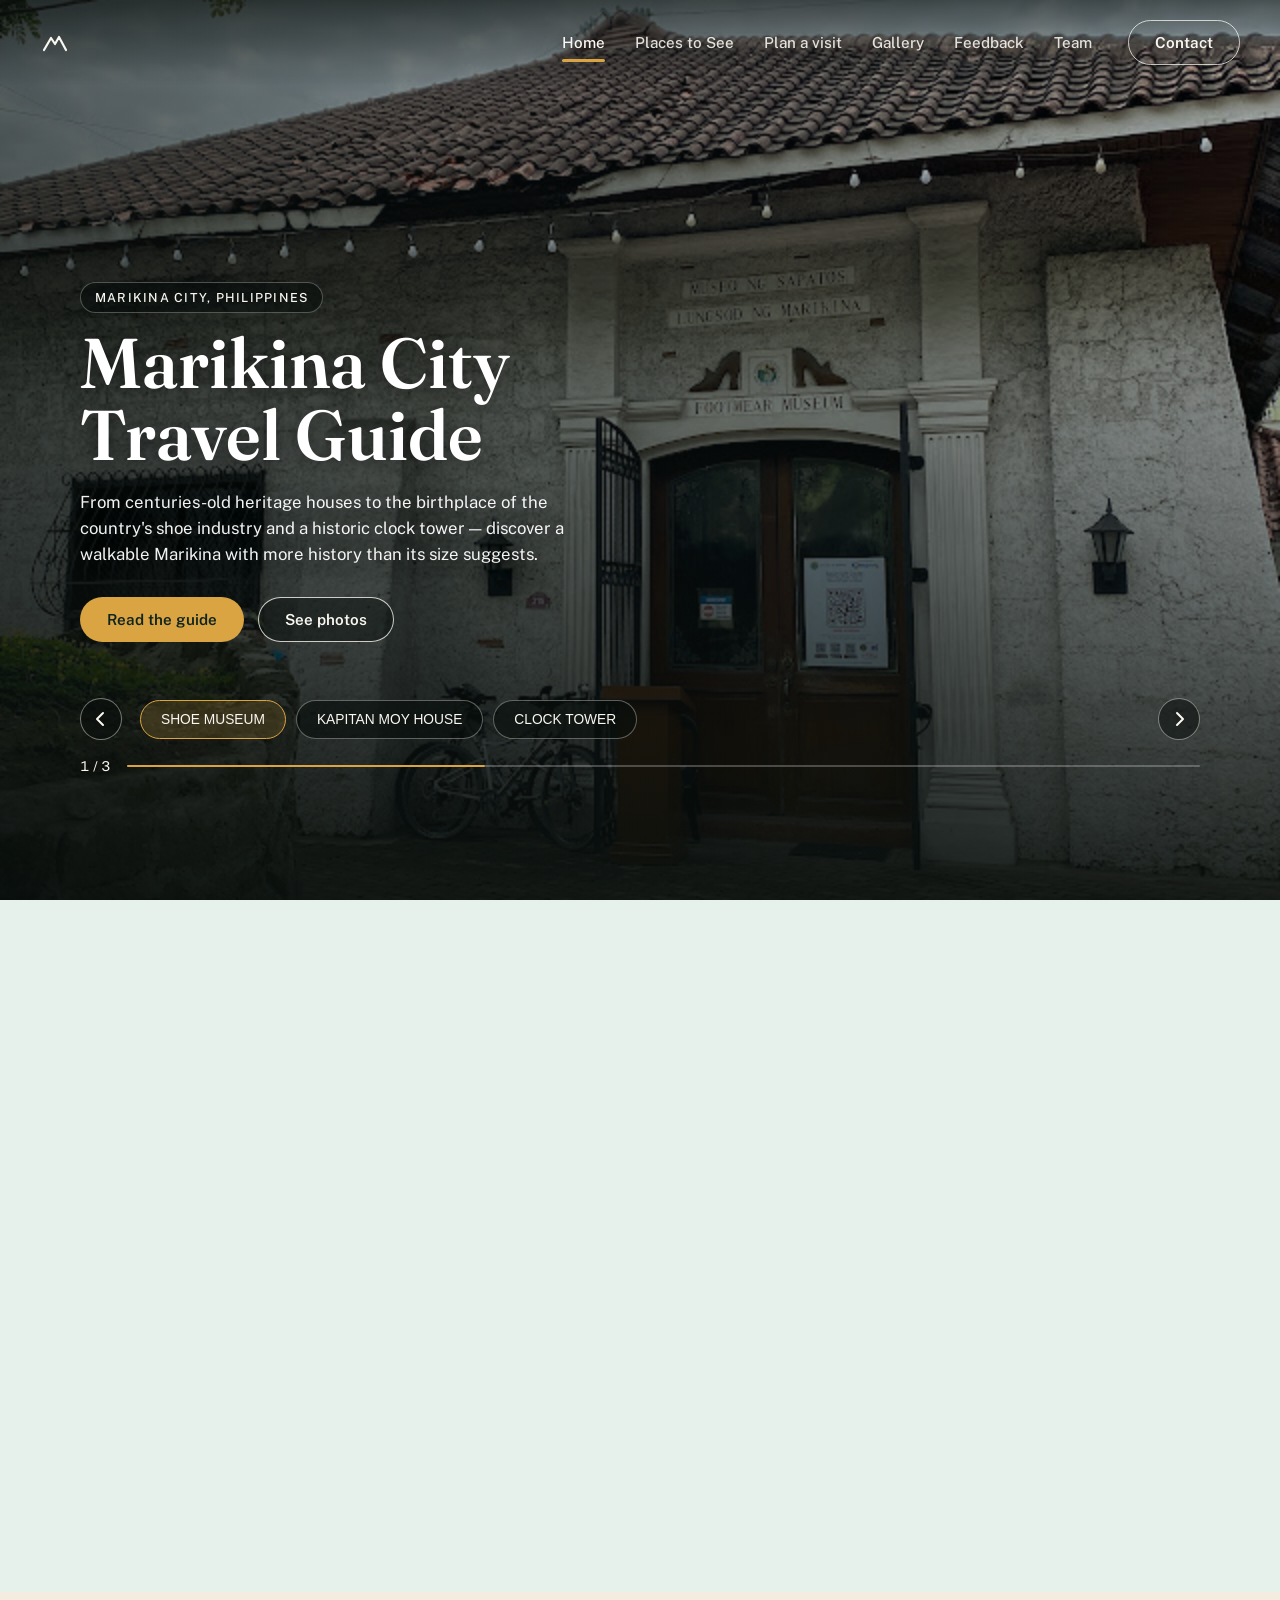
<file: index.html>
<!DOCTYPE html>
<html lang="en">
<head>
<meta charset="UTF-8">
<meta name="viewport" content="width=device-width, initial-scale=1.0">
<title>MARIKINA CITY — Travel Guide</title>
<link rel="preconnect" href="https://fonts.googleapis.com">
<link rel="preconnect" href="https://fonts.gstatic.com" crossorigin>
<link href="https://fonts.googleapis.com/css2?family=Fraunces:ital,opsz,wght@0,9..144,300;0,9..144,500;0,9..144,600;1,9..144,500&family=Public+Sans:wght@400;500;600&display=swap" rel="stylesheet">
<link rel="stylesheet" href="style.css">

</head>
<body>

<header class="site-nav">
  <a href="#top" class="mark" aria-label="Home">
    <svg width="30" height="30" viewBox="0 0 30 30" fill="none">
      <path d="M4 22L11 10L15 16L19 9L26 22" stroke="currentColor" stroke-width="2.2" stroke-linecap="round" stroke-linejoin="round"/>
    </svg>
  </a>
  <nav class="nav-links" aria-label="Primary">
    <a href="#top">Home</a>
    <a href="#explore">Places to See</a>
    <a href="#visit">Plan a visit</a>
    <a href="#gallery">Gallery</a>
    <a href="#feedback">Feedback</a>
    <a href="file/member.html">Team</a>
    <span class="nav-indicator" aria-hidden="true"></span>
  </nav>
  <a href="#contact" class="btn btn-ghost">Contact</a>
  <button class="nav-toggle" aria-label="Open menu" aria-expanded="false">
    <span></span><span></span><span></span>
  </button>
  <div class="nav-progress" id="navProgress"></div>
</header>

<section id="top" class="hero" aria-roledescription="carousel" aria-label="Destination highlights">

  <div class="hero-slides">

    <div class="hero-slide is-active" data-slide="0">
      <img class="scene" fetchpriority="high" decoding="async" src="images/ShoeMuseum.jpg" alt="Marikina Footwear Museum">
    </div>

    <div class="hero-slide" data-slide="1">
      <img class="scene" src="images/KapitanMoy.jpg" alt="Kapitan Moy heritage house">
    </div>

    <div class="hero-slide" data-slide="2">
      <img class="scene" src="images/ClockTower.jpg" alt="Marikina City clock tower">
    </div>
  </div>

  <div class="hero-scrim"></div>

  <div class="hero-content">
    <p class="hero-kicker">Marikina City, Philippines</p>
    <h1 class="hero-title" data-hero-title>Marikina City Travel Guide</h1>
    <p class="hero-copy" data-hero-copy>From centuries-old heritage houses to the birthplace of the country's shoe industry and a historic clock tower — discover a walkable Marikina with more history than its size suggests.</p>
    <div class="hero-actions">
      <a href="#explore" class="btn btn-solid">Read the guide</a>
      <a href="#gallery" class="btn btn-outline">See photos</a>
    </div>
  </div>

  <div class="hero-controls">
    <button class="hero-arrow" data-dir="-1" aria-label="Previous slide">
      <svg width="18" height="18" viewBox="0 0 18 18"><path d="M11 3 L5 9 L11 15" stroke="currentColor" stroke-width="2" fill="none" stroke-linecap="round" stroke-linejoin="round"/></svg>
    </button>

    <div class="hero-thumbs" role="tablist" aria-label="Destination aspects">
      <button class="hero-thumb is-active" role="tab" aria-selected="true" data-index="0">
        <span class="thumb-label">SHOE MUSEUM</span>
      </button>
      <button class="hero-thumb" role="tab" aria-selected="false" data-index="1">
        <span class="thumb-label">KAPITAN MOY HOUSE</span>
      </button>
      <button class="hero-thumb" role="tab" aria-selected="false" data-index="2">
        <span class="thumb-label">CLOCK TOWER</span>
      </button>
    </div>

    <button class="hero-arrow" data-dir="1" aria-label="Next slide">
      <svg width="18" height="18" viewBox="0 0 18 18"><path d="M7 3 L13 9 L7 15" stroke="currentColor" stroke-width="2" fill="none" stroke-linecap="round" stroke-linejoin="round"/></svg>
    </button>
  </div>

  <div class="hero-progress">
    <span class="hero-count"><span data-current>1</span> / <span data-total>3</span></span>
    <div class="progress-track"><div class="progress-fill" data-progress-fill></div></div>
  </div>
</section>

<section id="explore" class="explore">
 <div class="explore-inner">
  <div class="explore-head">
    <div>
      <h2 class="reveal">Places to See</h2>
      <p class="reveal" style="--d:.08s">From a historic shoe museum to a heritage house turned restaurant and a vibrant public park — here are the stops worth building your Marikina visit around.</p>
    </div>
  </div>

  <div class="explore-track" data-explore-track>

    <a href="file/shoegallery.html" class="explore-card reveal-card">
      <div class="explore-card-image"><img loading="lazy" decoding="async" src="file/pictures/-2.jpg" alt="Marikina Shoe Museum"></div>
      <div class="explore-card-caption">
        <p class="explore-card-tag">Museum · ₱50 entry</p>
        <h3>Marikina Shoe Museum</h3>
      </div>
      <span class="explore-card-arrow" aria-hidden="true">
        <svg class="arrow-diag" width="18" height="18" viewBox="0 0 18 18"><path d="M5 13 L13 5 M7 5 H13 V11" stroke="currentColor" stroke-width="2" fill="none" stroke-linecap="round" stroke-linejoin="round"/></svg>
        <svg class="arrow-right" width="18" height="18" viewBox="0 0 18 18"><path d="M3 9 H15 M10 4 L15 9 L10 14" stroke="currentColor" stroke-width="2" fill="none" stroke-linecap="round" stroke-linejoin="round"/></svg>
      </span>
    </a>

    <a href="file/kapitanmoygallery.html" class="explore-card reveal-card">
      <div class="explore-card-image"><img loading="lazy" decoding="async" src="file/pictures/41.jpg" alt="Kapitan Moy Heritage House" style="--zoom:1.7; transform-origin:58% 52%"></div>
      <div class="explore-card-caption">
        <p class="explore-card-tag">Heritage house · Restaurant</p>
        <h3>Kapitan Moy House</h3>
      </div>
      <span class="explore-card-arrow" aria-hidden="true">
        <svg class="arrow-diag" width="18" height="18" viewBox="0 0 18 18"><path d="M5 13 L13 5 M7 5 H13 V11" stroke="currentColor" stroke-width="2" fill="none" stroke-linecap="round" stroke-linejoin="round"/></svg>
        <svg class="arrow-right" width="18" height="18" viewBox="0 0 18 18"><path d="M3 9 H15 M10 4 L15 9 L10 14" stroke="currentColor" stroke-width="2" fill="none" stroke-linecap="round" stroke-linejoin="round"/></svg>
      </span>
    </a>

    <a href="file/clocktowergallery.html" class="explore-card reveal-card">
      <div class="explore-card-image"><img loading="lazy" decoding="async" src="file/pictures/57.jpg" alt="Marikina Clock Tower"></div>
      <div class="explore-card-caption">
        <p class="explore-card-tag">Public park · Free entry</p>
        <h3>Marikina Clock Tower</h3>
      </div>
      <span class="explore-card-arrow" aria-hidden="true">
        <svg class="arrow-diag" width="18" height="18" viewBox="0 0 18 18"><path d="M5 13 L13 5 M7 5 H13 V11" stroke="currentColor" stroke-width="2" fill="none" stroke-linecap="round" stroke-linejoin="round"/></svg>
        <svg class="arrow-right" width="18" height="18" viewBox="0 0 18 18"><path d="M3 9 H15 M10 4 L15 9 L10 14" stroke="currentColor" stroke-width="2" fill="none" stroke-linecap="round" stroke-linejoin="round"/></svg>
      </span>
    </a>

  </div>
 </div>
</section>

<section id="visit" class="visit">
  <div class="visit-inner">
    <h2 class="reveal">Plan your visit</h2>
    <p class="reveal" style="--d:.08s">The Shoe Museum and Kapitan Moy House sit almost next door on J.P. Rizal Street, while the Clock Tower is a short ride away on Sumulong Highway.</p>
  </div>

  <div class="visit-maps">
    <div class="visit-map-card reveal-card">
      <iframe
        src="https://maps.google.com/maps?q=14.629472,121.096333&z=17&ie=UTF8&iwloc=&output=embed"
        loading="lazy"
        referrerpolicy="no-referrer-when-downgrade"
        title="Map to the Shoe Museum">
      </iframe>
      <p><strong>Shoe Museum</strong><br>315 J.P. Rizal St, Marikina, 1800 Metro Manila</p>
    </div>

    <div class="visit-map-card reveal-card">
      <iframe
        src="https://maps.google.com/maps?q=14.63065,121.09560&z=17&ie=UTF8&iwloc=&output=embed"
        loading="lazy"
        referrerpolicy="no-referrer-when-downgrade"
        title="Map to Kapitan Moy">
      </iframe>
      <p><strong>Kapitan Moy House</strong><br>323 Jose P. Rizal St, Marikina, 1800 Metro Manila</p>
    </div>

    <div class="visit-map-card reveal-card">
      <iframe
        src="https://maps.google.com/maps?q=14.6354,121.0977&z=17&ie=UTF8&iwloc=&output=embed"
        loading="lazy"
        referrerpolicy="no-referrer-when-downgrade"
        title="Map to the Clock Tower">
      </iframe>
      <p><strong>Clock Tower</strong><br>41 Sumulong Hwy, Marikina, 1800 Metro Manila</p>
    </div>
  </div>

 
</section>

<section id="gallery" class="gallery">
  <h2 class="reveal">Gallery</h2>
  <p class="gallery-subtitle reveal" style="--d:.08s">Hover a photo to expand it (or tap it on your phone).</p>
  <div class="panel-gallery">
    <div class="gallery-panel reveal-card" style="background-image:url('images/6.jpg')"></div>
    <div class="gallery-panel reveal-card" style="background-image:url('images/36.jpg')"></div>
    <div class="gallery-panel reveal-card" style="background-image:url('images/42.jpg')"></div>
    <div class="gallery-panel reveal-card" style="background-image:url('images/KapitanMoygroup.jpg')"></div>
    <div class="gallery-panel reveal-card" style="background-image:url('images/63.jpg')"></div>
    <div class="gallery-panel reveal-card" style="background-image:url('images/60.jpg')"></div>
  </div>
</section>
<section id="feedback" class="feedback">
  <div class="feedback-inner">
    <div class="feedback-head">
      <span class="section-eyebrow reveal">Your voice</span>
      <h2 class="reveal" style="--d:.06s">Feedback &amp; Comments</h2>
      <p class="reveal" style="--d:.12s">Visited Marikina or just browsing the guide? Let us know what you think — suggestions, corrections, or just a hello.</p>
    </div>

    <div class="feedback-grid">
      <form class="feedback-form reveal" id="feedbackForm">
        <label>
          <span>Name</span>
          <input type="text" id="fbName" placeholder="Your name" required>
        </label>
        <div class="fb-group" role="group" aria-labelledby="fbRatingLbl"><span class="fb-label" id="fbRatingLbl">Rating <em class="fb-rating-text" id="fbRatingText">optional</em></span><div class="fb-stars" id="fbStars">
            <button type="button" class="fb-star" data-value="1" aria-label="1 star">★</button>
            <button type="button" class="fb-star" data-value="2" aria-label="2 stars">★</button>
            <button type="button" class="fb-star" data-value="3" aria-label="3 stars">★</button>
            <button type="button" class="fb-star" data-value="4" aria-label="4 stars">★</button>
            <button type="button" class="fb-star" data-value="5" aria-label="5 stars">★</button>
          </div></div>
        <label>
          <span>Your feedback</span>
          <textarea id="fbMessage" rows="4" placeholder="Tell us what you liked, or what we should add..." required></textarea>
        </label>
        <button type="submit" class="btn btn-solid">Send Feedback</button>
        <p class="fb-status" id="fbStatus" role="status"></p>
        <p class="fb-note">Feedback is saved on this device only, so we can show it back to you here — it isn't sent anywhere.</p>
      </form>

      <div class="feedback-list-wrap reveal" style="--d:.12s">
        <div class="fb-list-head"><h3>Recent comments</h3><div class="fb-summary" id="fbSummary" hidden><span class="fb-avg" id="fbAvg">0.0</span><span class="fb-avg-stars" id="fbAvgStars"></span><span class="fb-count" id="fbCount"></span></div></div>
        <div class="feedback-list" id="feedbackList">
          <p class="fb-empty" id="fbEmpty">No comments yet — be the first to leave one!</p>
        </div>
      </div>
    </div>
  </div>
</section>

<button class="to-top" id="toTop" aria-label="Back to top" type="button">
  <svg width="20" height="20" viewBox="0 0 24 24" fill="none" stroke="currentColor" stroke-width="2.4" stroke-linecap="round" stroke-linejoin="round" aria-hidden="true"><path d="M12 19V5M5 12l7-7 7 7"/></svg>
</button>

<footer class="site-footer">
  <div class="footer-top">
    <div class="footer-about reveal">
      <a href="#top" class="mark" aria-label="Home">
        <svg width="26" height="26" viewBox="0 0 30 30" fill="none">
          <path d="M4 22L11 10L15 16L19 9L26 22" stroke="currentColor" stroke-width="2.2" stroke-linecap="round" stroke-linejoin="round"/>
        </svg>
      </a>
      <p>From Kapitan Moy's first pair of shoes to a city of makers. Explore Marikina, one landmark at a time.</p>
    </div>

	<nav class="footer-links reveal" aria-label="Footer">
      <a href="#explore">Places to See</a>
      <a href="#visit">Plan a visit</a>
      <a href="#gallery">Gallery</a>
      <a href="file/member.html">Meet the Team</a>
    </nav>

    <div class="footer-contact reveal" id="contact">
      <h3>Contact</h3>
      <p>justinebaylon24@gmail.com</p>
    </div>
  </div>

  <div class="footer-bottom">
    <p>&copy; 2026 Marikina City. Built for a school project.</p>
  </div>
</footer>

<script src="script.js"></script>
</body>
</html>
</file>
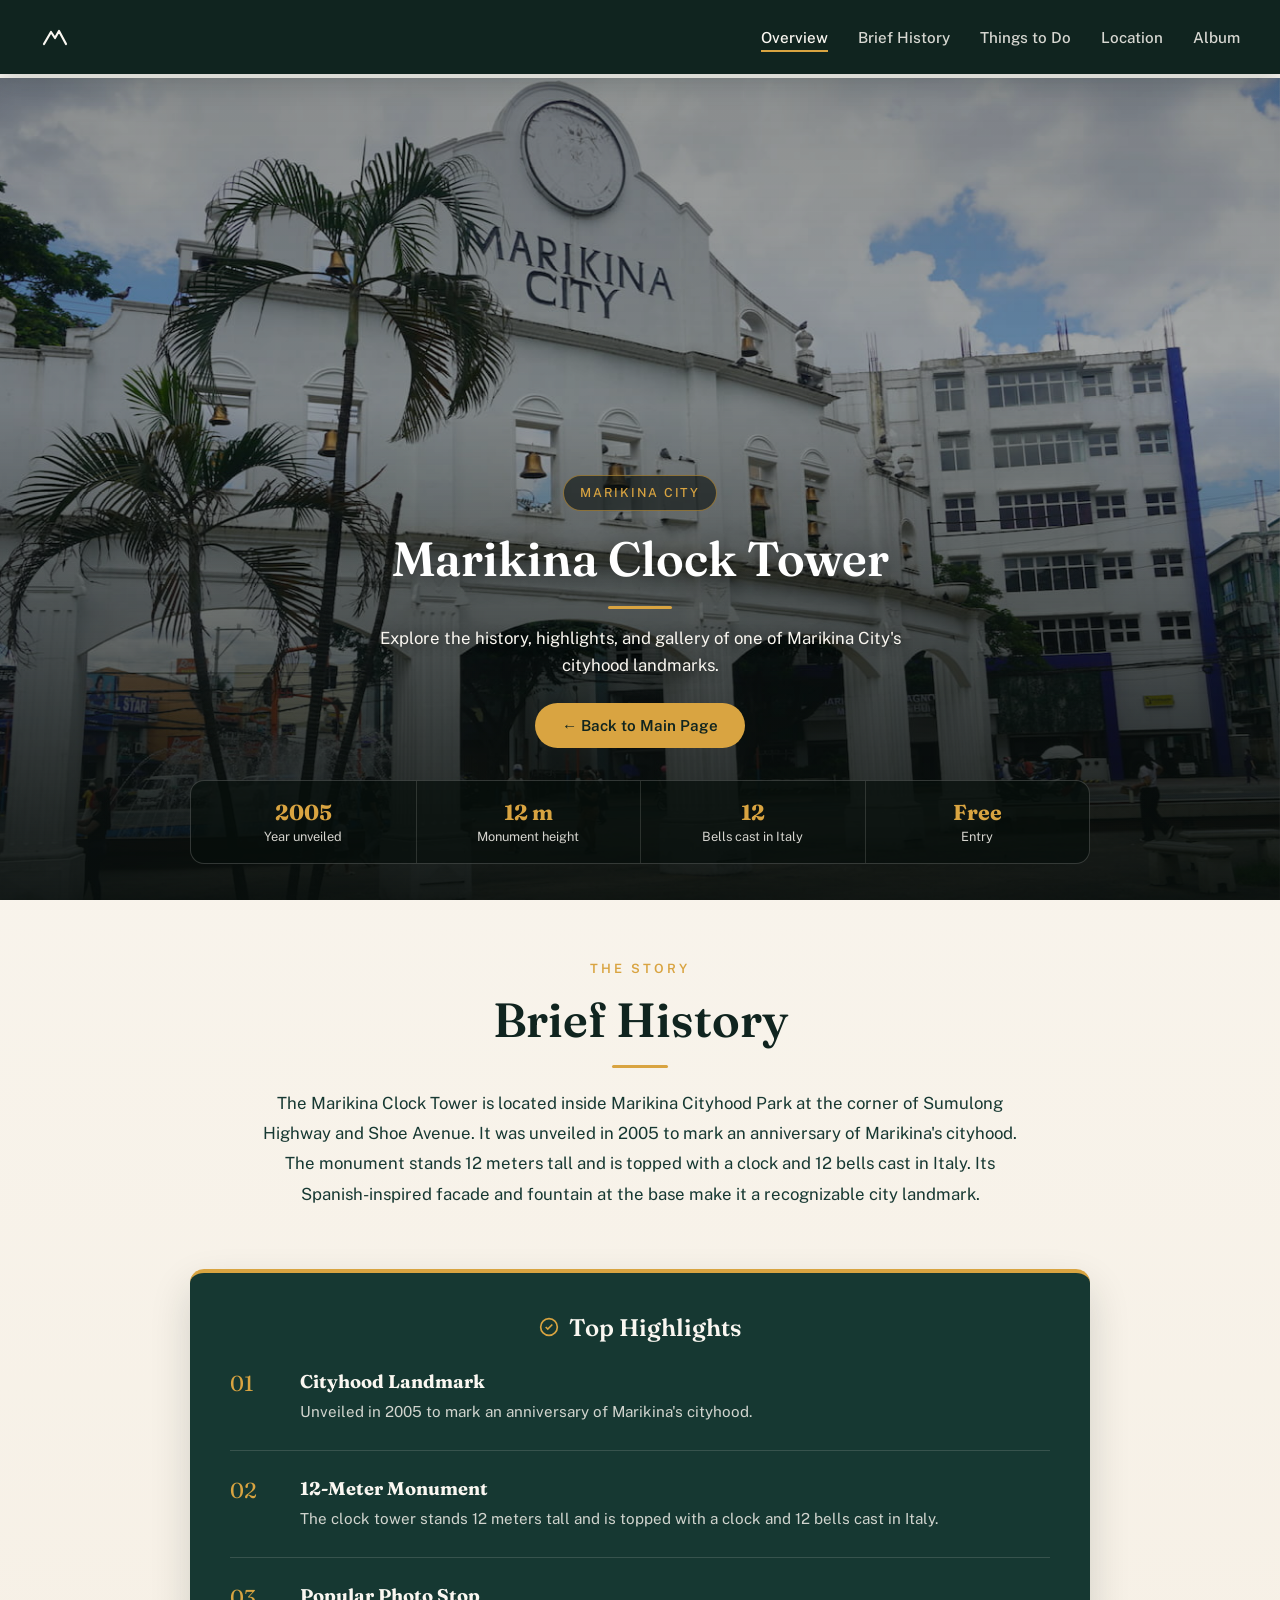
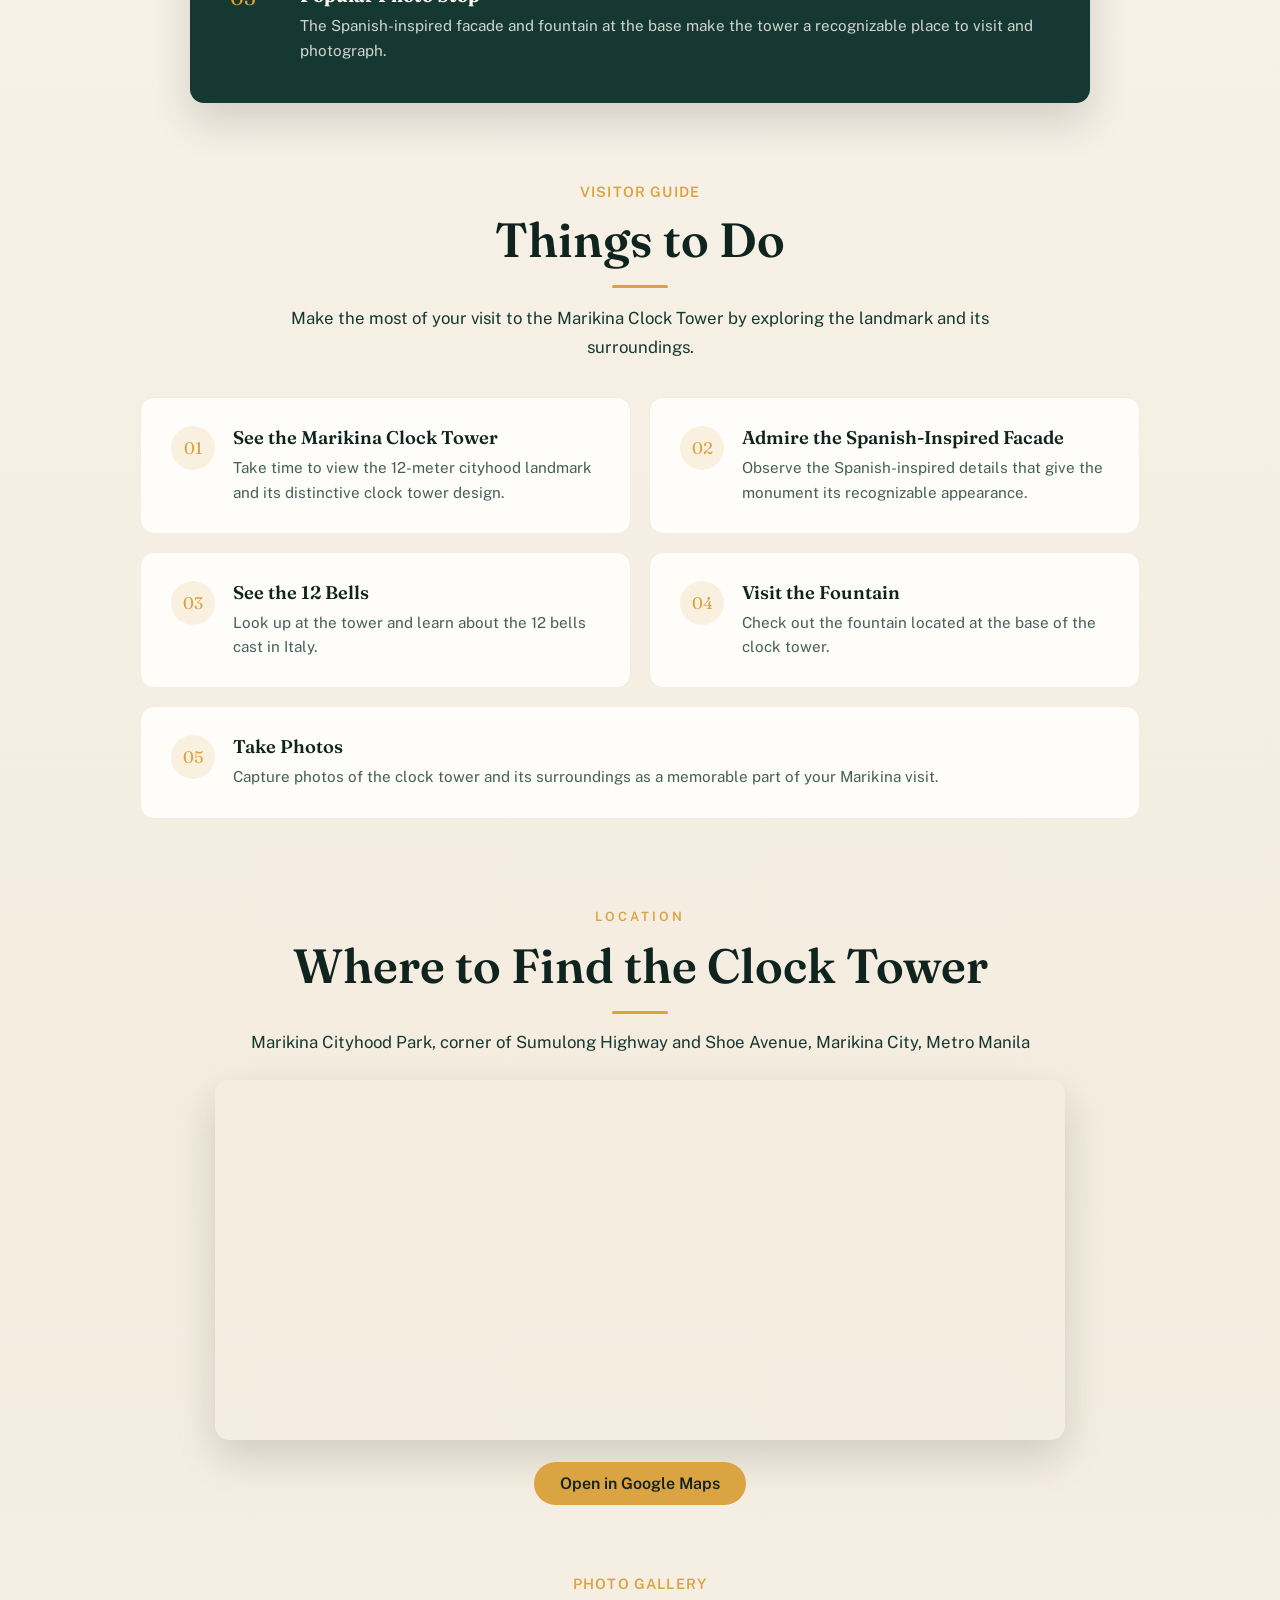
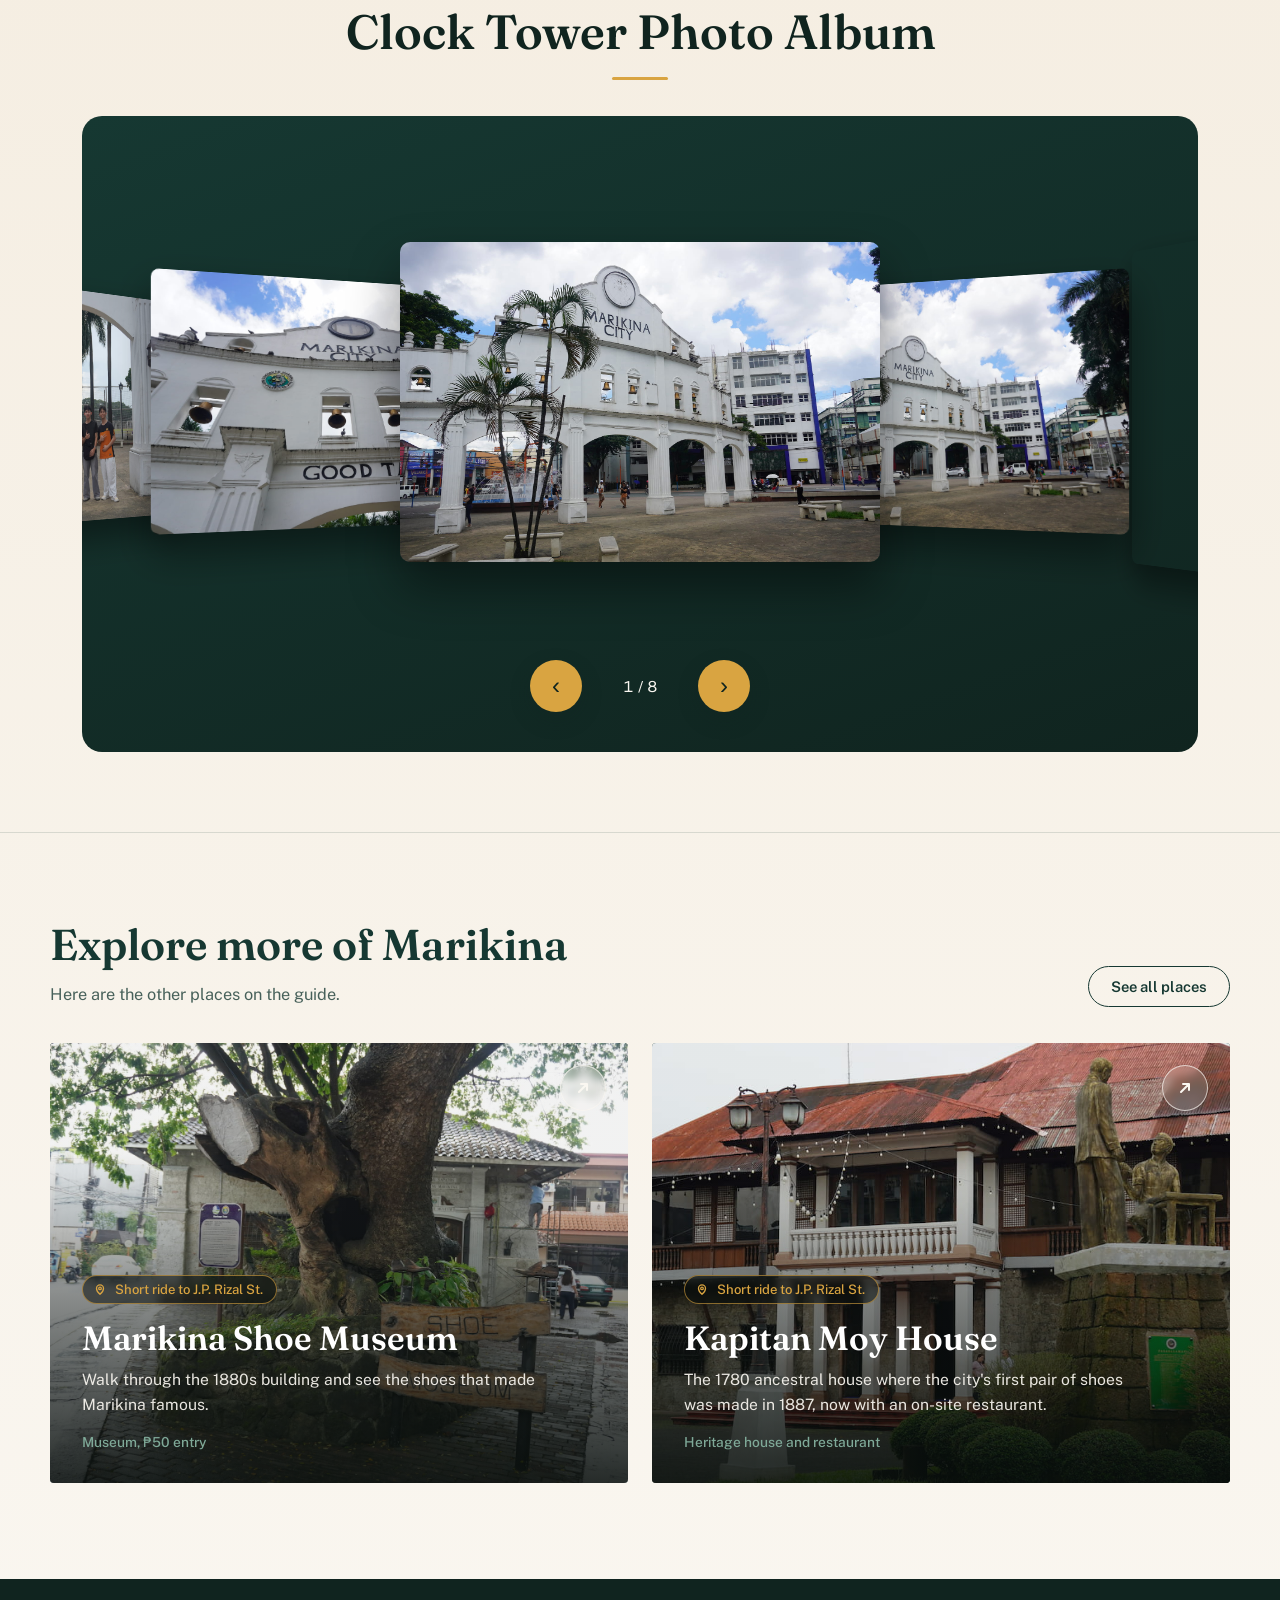
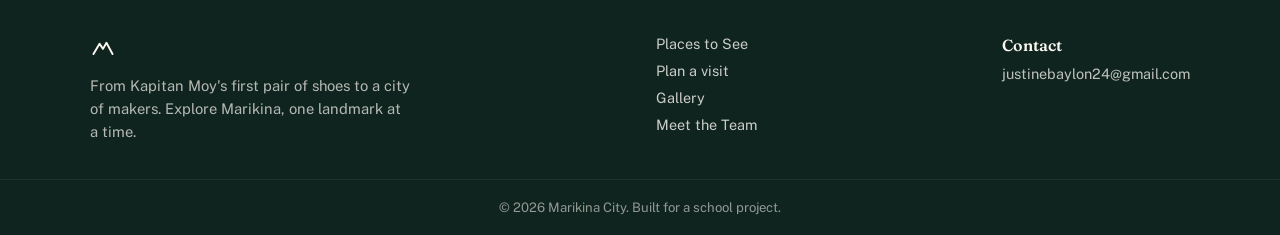
<file: file/clocktowergallery.html>
<!DOCTYPE html>
<html lang="en">
<head>
<meta charset="UTF-8">
<meta name="viewport" content="width=device-width, initial-scale=1.0">
<title>Gallery — Marikina City Travel Guide</title>
<link rel="preconnect" href="https://fonts.googleapis.com">
<link rel="preconnect" href="https://fonts.gstatic.com" crossorigin>
<link href="https://fonts.googleapis.com/css2?family=Fraunces:ital,opsz,wght@0,9..144,300;0,9..144,500;0,9..144,600;1,9..144,500&family=Public+Sans:wght@400;500;600&display=swap" rel="stylesheet">
<style>
:root{
  --ink:        #10241F;
  --deep-teal:  #163832;
  --forest:     #2C6B57;
  --sage:       #7FA998;
  --sand:       #F4ECDF;
  --cream:      #FAF7F1;
  --gold:       #D9A441;
  --coral:      #C9633B;

  --font-display: "Fraunces", Georgia, serif;
  --font-body: "Public Sans", -apple-system, Segoe UI, Roboto, sans-serif;

  --max-w: 1180px;
  --radius: 4px;
}

*{ box-sizing:border-box; }
html{ scroll-behavior:smooth; }
body{
  margin:0;
  font-family:var(--font-body);
  color:var(--ink);
  background:linear-gradient(180deg, var(--cream) 0%, var(--sand) 55%, var(--cream) 100%);
  -webkit-font-smoothing:antialiased;
}
h1,h2,h3{ font-family:var(--font-display); margin:0; font-weight:600; }
p{ margin:0; }
a{ color:inherit; text-decoration:none; }
img,svg{ display:block; max-width:100%; }
section{ padding:96px 32px; }
@media (max-width:720px){ section{ padding:64px 20px; } }

.btn{
  display:inline-flex;
  align-items:center;
  gap:8px;
  padding:13px 26px;
  border-radius:999px;
  font-family:var(--font-body);
  font-weight:600;
  font-size:0.95rem;
  border:1.5px solid transparent;
  cursor:pointer;
  transition:transform .18s ease, background .18s ease, color .18s ease, border-color .18s ease;
}
.btn:hover{ transform:translateY(-1px); }
.btn-solid{ background:var(--gold); color:var(--ink); }
.btn-solid:hover{ background:#e5b25c; }
.btn-outline{ border-color:rgba(250,247,241,0.6); color:var(--cream); }
.btn-outline:hover{ border-color:var(--cream); background:rgba(250,247,241,0.1); }
.about-panel-btn{
  margin-top:24px;
  border-color:var(--deep-teal);
  color:var(--deep-teal);
}
.about-panel-btn:hover{ background:var(--deep-teal); color:var(--cream); }
.btn-ghost{ border-color:var(--deep-teal); color:var(--deep-teal); }
.btn-ghost:hover{ background:var(--deep-teal); color:var(--cream); }

.site-nav{
  position:fixed;
  top:0; left:0; right:0;
  z-index:50;
  display:flex;
  align-items:center;
  gap:36px;
  padding:22px 40px;
  color:var(--cream);
  background:var(--ink);
  box-shadow:0 8px 24px rgba(16,36,31,0.18);
}
.mark{ color:var(--cream); display:flex; }
.nav-links{
  display:flex;
  gap:30px;
  margin-left:auto;
  font-size:0.95rem;
  font-weight:500;
}
.nav-links a{ opacity:0.9; transition:opacity .15s; }
.nav-links a:hover{ opacity:1; }
.nav-toggle{ display:none; background:none; border:0; cursor:pointer; padding:6px; }
.nav-toggle span{ display:block; width:22px; height:2px; background:var(--cream); margin:5px 0; }

@media (max-width:820px){
  .nav-links, .btn-ghost{ display:none; }
  .nav-toggle{ display:block; margin-left:auto; }
  .nav-links.is-open{
    display:flex;
    position:absolute;
    top:100%; left:0; right:0;
    flex-direction:column;
    gap:0;
    background:var(--ink);
    padding:8px 24px 20px;
    margin-right:0;
  }
  .nav-links.is-open a{ padding:12px 0; border-bottom:1px solid rgba(250,247,241,0.1); }
}

.hero{
  position:relative;
  min-height:100svh;
  display:flex;
  flex-direction:column;
  justify-content:flex-end;
  overflow:hidden;
  color:var(--cream);
}
.hero-slides{ position:absolute; inset:0; }
.hero-slide{
  position:absolute; inset:0;
  opacity:0;
  transition:opacity .9s ease;
}
.hero-slide.is-active{ opacity:1; }
.scene{ width:100%; height:100%; object-fit:cover; object-position:center; }

.hero-scrim{
  position:absolute; inset:0;
  background:linear-gradient(180deg, rgba(15,20,15,0.15) 0%, rgba(10,15,12,0.15) 40%, rgba(8,12,10,0.78) 100%);
  pointer-events:none;
}

.hero-content{
  position:relative;
  z-index:5;
  padding:0 48px 56px;
  max-width:680px;
}
.hero-kicker{
  font-size:0.95rem;
  font-weight:500;
  opacity:0.85;
  margin-bottom:14px;
}
.hero-title{
  font-size:clamp(2.6rem, 6vw, 4.4rem);
  line-height:1.02;
  margin-bottom:18px;
}
.hero-copy{
  font-size:1.05rem;
  line-height:1.55;
  max-width:52ch;
  opacity:0.92;
  margin-bottom:30px;
}
.hero-actions{ display:flex; gap:14px; flex-wrap:wrap; }

.hero-controls{
  position:relative;
  z-index:5;
  display:flex;
  align-items:center;
  gap:18px;
  padding:0 48px;
}
.hero-arrow{
  flex:none;
  width:42px; height:42px;
  border-radius:50%;
  border:1.5px solid rgba(250,247,241,0.45);
  background:rgba(250,247,241,0.06);
  color:var(--cream);
  display:flex; align-items:center; justify-content:center;
  cursor:pointer;
  transition:background .15s, border-color .15s;
}
.hero-arrow:hover{ background:rgba(250,247,241,0.16); border-color:var(--cream); }

.hero-thumbs{
  display:flex;
  gap:10px;
  overflow-x:auto;
  flex:1;
  scrollbar-width:none;
}
.hero-thumbs::-webkit-scrollbar{ display:none; }
.hero-thumb{
  flex:none;
  display:flex;
  align-items:center;
  gap:10px;
  padding:9px 14px 9px 9px;
  border-radius:999px;
  border:1px solid rgba(250,247,241,0.25);
  background:rgba(15,20,17,0.35);
  color:var(--cream);
  cursor:pointer;
  transition:border-color .15s, background .15s;
}
.hero-thumb:hover{ border-color:rgba(250,247,241,0.6); }
.hero-thumb.is-active{ border-color:var(--gold); background:rgba(217,164,65,0.18); }
.thumb-swatch{
  width:26px; height:26px;
  border-radius:50%;
  flex:none;
}
.swatch-0{ background:linear-gradient(180deg,#F4E3C6,#C97B58); }
.swatch-1{ background:linear-gradient(180deg,#DCEDE6,#4F8E77); }
.swatch-2{ background:linear-gradient(180deg,#F4D9B8,#A85B45); }
.swatch-3{ background:linear-gradient(180deg,#2C3E63,#0E1B33); }
.thumb-label{ font-size:0.82rem; font-weight:500; white-space:nowrap; }
@media (max-width:640px){ .thumb-label{ display:none; } }

.hero-progress{
  position:relative;
  z-index:5;
  padding:18px 48px 30px;
  display:flex;
  align-items:center;
  gap:16px;
}
.hero-count{ font-size:0.85rem; opacity:0.85; flex:none; font-variant-numeric:tabular-nums; }
.progress-track{
  flex:1;
  height:2px;
  background:rgba(250,247,241,0.25);
  border-radius:2px;
  overflow:hidden;
}
.progress-fill{
  height:100%;
  width:25%;
  background:var(--gold);
  transition:width .35s ease;
}

@media (max-width:640px){
  .hero-content{ padding:0 22px 36px; }
  .hero-controls{ padding:0 22px; }
  .hero-progress{ padding:16px 22px 24px; }
}

.about-tabs{
  max-width:var(--max-w);
  margin:0 auto 48px;
  display:flex;
  gap:12px;
  flex-wrap:wrap;
}
.about-tab{
  padding:11px 22px;
  border-radius:999px;
  border:1.5px solid var(--sand);
  background:transparent;
  color:var(--deep-teal);
  font-family:var(--font-body);
  font-weight:600;
  font-size:0.9rem;
  cursor:pointer;
  transition:background .15s, color .15s, border-color .15s;
}
.about-tab:hover{ border-color:var(--forest); }
.about-tab.is-active{ background:var(--deep-teal); color:var(--cream); border-color:var(--deep-teal); }

.about-panels{ max-width:var(--max-w); margin:0 auto; }
.about-panel{ display:none; }
.about-panel.is-active{
  display:grid;
  grid-template-columns:1fr 1.2fr;
  gap:56px;
  align-items:center;
}
.about-panel-image img{
  width:100%;
  aspect-ratio:4/3;
  object-fit:cover;
  border-radius:var(--radius);
}
.about-panel-text h2{ font-size:2rem; margin-bottom:20px; }
.about-panel-text p{ font-size:1.05rem; line-height:1.65; color:var(--deep-teal); margin-bottom:16px; }
.about-stats{
  display:flex;
  gap:32px;
  flex-wrap:wrap;
  margin-top:24px;
  padding-top:24px;
  border-top:2px solid var(--sand);
}
.stat-value{
  display:block;
  font-family:var(--font-display);
  font-size:1.7rem;
  color:var(--forest);
}
.stat-label{
  display:block;
  font-size:0.9rem;
  color:var(--deep-teal);
  opacity:0.75;
  margin-top:2px;
}
@media (max-width:820px){
  .about-panel.is-active{ grid-template-columns:1fr; gap:28px; }
}

.highlights{ background:var(--deep-teal); color:var(--cream); }
.highlights h2{
  max-width:var(--max-w);
  margin:0 auto 40px;
  font-size:2rem;
}
.highlight-grid{
  max-width:var(--max-w);
  margin:0 auto;
  display:grid;
  grid-template-columns:repeat(3, 1fr);
  gap:2px;
  background:rgba(250,247,241,0.15);
}
.highlight-card{
  background:var(--deep-teal);
  padding:36px 30px;
}
.card-icon{ width:36px; height:36px; color:var(--gold); margin-bottom:22px; }
.highlight-card h3{ font-size:1.25rem; margin-bottom:10px; }
.highlight-card p{ font-size:0.95rem; line-height:1.55; opacity:0.82; }
@media (max-width:820px){ .highlight-grid{ grid-template-columns:1fr; } }

.gallery{ max-width:var(--max-w); margin:0 auto; }
.gallery h2{ font-size:2rem; margin-bottom:12px; }
.gallery-subtitle{
  font-size:1.05rem;
  color:var(--deep-teal);
  margin-bottom:48px;
  max-width:56ch;
}

.gallery-hero{
  position:relative;
  margin-top:78px;
  min-height:calc(100svh - 78px);
  display:flex;
  flex-direction:column;
  justify-content:flex-end;
  overflow:hidden;
  color:var(--cream);
}
.gallery-hero-bg{
  position:absolute;
  top:-12%; left:0; right:0;
  height:124%;
  background:url('pictures/57.jpg') center/cover no-repeat;
  will-change:transform;
  pointer-events:none;
}
.gallery-hero-scrim{
  position:absolute; inset:0;
  background:linear-gradient(180deg, rgba(15,20,15,0.15) 0%, rgba(10,15,12,0.25) 45%, rgba(8,12,10,0.85) 100%);
  pointer-events:none;
}
.gallery-page{ padding:0; max-width:none; }
.gallery-page-head{
  position:relative;
  z-index:2;
  max-width:640px;
  margin:0 auto;
  padding:0 40px 64px;
  text-align:center;
}
.gallery-page-kicker{
  font-size:0.95rem;
  font-weight:500;
  color:var(--gold);
  margin-bottom:10px;
}
.gallery-page-head h1{ font-size:clamp(2.2rem, 5vw, 3rem); margin-bottom:16px; }
.gallery-page-head p{ font-size:1.05rem; line-height:1.6; color:var(--cream); opacity:.92; }
.gallery-back-btn{ margin-top:24px; background:var(--gold); color:var(--ink); }
.gallery-back-btn:hover{ background:#e5b25c; }
.gallery-body{ max-width:var(--max-w); margin:0 auto; padding:64px 32px 80px; }
@media (max-width:640px){
  .gallery-page-head{ padding:0 22px 44px; }
  .gallery-body{ padding:48px 20px 56px; }
}

.cf-stage{
  position:relative;
  display:flex;
  flex-direction:column;
  align-items:center;
  justify-content:center;
  gap:28px;
  padding:48px 24px 56px;
  border-radius:16px;
  background:linear-gradient(160deg, rgba(217,164,65,0.10) 0%, rgba(22,56,50,0.06) 100%);
  border:1px solid rgba(22,56,50,0.08);
  perspective:1400px;
}
.cf-track{
  position:relative;
  width:100%;
  max-width:640px;
  height:460px;
  transform-style:preserve-3d;
}
.cf-card{
  position:absolute;
  top:50%;
  left:50%;
  max-width:480px;
  max-height:460px;
  width:auto;
  height:auto;
  border-radius:var(--radius);
  overflow:hidden;
  box-shadow:0 20px 40px rgba(16,36,31,0.28);
  cursor:pointer;
  transition:transform .5s ease, opacity .5s ease;
  backface-visibility:hidden;
}
.cf-card img{
  display:block;
  max-width:480px;
  max-height:460px;
  width:auto;
  height:auto;
  border-radius:var(--radius);
}
.cf-controls{
  position:relative;
  z-index:10;
  display:flex;
  justify-content:center;
  gap:20px;
}
.cf-arrow{
  width:52px; height:52px;
  border-radius:50%;
  border:none;
  background:var(--deep-teal);
  color:var(--cream);
  font-size:1.5rem;
  line-height:1;
  display:flex; align-items:center; justify-content:center;
  cursor:pointer;
  box-shadow:0 8px 20px rgba(16,36,31,0.25);
  transition:background .15s, transform .15s;
}
.cf-arrow:hover{ background:var(--forest); transform:translateY(-2px); }
@media (max-width:640px){
  .cf-track{ max-width:320px; height:340px; }
  .cf-card{ max-width:300px; max-height:340px; }
  .cf-card img{ max-width:300px; max-height:340px; }
  .cf-arrow{ width:44px; height:44px; font-size:1.3rem; }
}
@media (prefers-reduced-motion: reduce){
  .cf-card{ transition:none; }
}

.visit{ background:var(--sand); }
.visit-inner{
  max-width:640px;
  margin:0 auto;
  text-align:center;
}
.visit h2{ font-size:2rem; margin-bottom:16px; }
.visit p{ font-size:1.05rem; line-height:1.6; color:var(--deep-teal); margin-bottom:28px; }

.site-footer{
  background:var(--ink);
  color:var(--cream);
  font-size:0.9rem;
}
.footer-top{
  max-width:var(--max-w);
  margin:0 auto;
  display:flex;
  flex-wrap:wrap;
  gap:40px;
  justify-content:space-between;
  padding:56px 40px 36px;
}
.footer-about{ max-width:320px; }
.footer-about .mark{ color:var(--cream); margin-bottom:14px; }
.footer-about p{ opacity:0.7; line-height:1.55; font-size:0.92rem; }
.footer-links{ display:flex; flex-direction:column; gap:10px; }
.footer-links a{ opacity:0.8; }
.footer-links a:hover{ opacity:1; }
.footer-contact h3{
  font-family:var(--font-display);
  font-size:1rem;
  font-weight:600;
  margin-bottom:10px;
}
.footer-contact p{ opacity:0.75; margin-bottom:10px; }
.footer-social{ display:flex; gap:16px; }
.footer-social a{ opacity:0.8; font-size:0.85rem; }
.footer-social a:hover{ opacity:1; }
.footer-bottom{
  text-align:center;
  padding:20px 24px;
  border-top:1px solid rgba(250,247,241,0.12);
  opacity:0.55;
  font-size:0.82rem;
}
@media (max-width:640px){
  .footer-top{ padding:40px 22px 28px; gap:28px; }
}

.visit-maps{
  max-width:var(--max-w);
  margin:0 auto 40px;
  display:grid;
  grid-template-columns:repeat(3, 1fr);
  gap:24px;
  padding:0 32px;
}
.visit-map-card{ text-align:left; }
.visit-map-card iframe{
  width:100%;
  height:220px;
  border:0;
  border-radius:var(--radius);
  display:block;
}
.visit-map-card p{
  margin-top:10px;
  font-size:0.85rem;
  line-height:1.4;
  color:var(--deep-teal);
}
.visit-map-card strong{ font-family:var(--font-display); font-weight:600; }
@media (max-width:820px){
  .visit-maps{ grid-template-columns:1fr; padding:0 20px; }
}

@media (prefers-reduced-motion: reduce){
  html{ scroll-behavior:auto; }
  .hero-slide{ transition:none; }
  .btn{ transition:none; }
}
:focus-visible{
  outline:2px solid var(--gold);
  outline-offset:2px;
}

/* ===== VISITOR GUIDE SECTIONS ===== */
.brief-history{max-width:900px;margin:20px auto 60px;text-align:center;}
.brief-history h2{font-size:clamp(2rem,5vw,3rem);margin-bottom:20px;}
.brief-history p{max-width:760px;margin:0 auto;font-size:1.05rem;line-height:1.8;color:var(--deep-teal);}
.about-highlights{max-width:900px;margin:0 auto 80px;padding:40px;background:var(--deep-teal);color:var(--cream);border-radius:var(--radius);box-shadow:0 18px 40px rgba(16,36,31,0.16);}
.about-highlights h3{display:flex;align-items:center;gap:10px;font-size:1.5rem;margin-bottom:28px;justify-content:center;}
.about-highlights h3 svg{color:var(--gold);stroke:var(--gold);flex:none;}
.about-highlights ol{list-style:none;padding:0;margin:0;display:grid;gap:26px;}
.about-highlights li{display:grid;grid-template-columns:52px 1fr;gap:18px;align-items:start;padding-bottom:26px;border-bottom:1px solid rgba(250,247,241,0.14);}
.about-highlights li:last-child{padding-bottom:0;border-bottom:0;}
.highlight-num,.thing-number{font-family:var(--font-display);font-size:1.35rem;color:var(--gold);}
.about-highlights strong,.thing-card h3{display:block;font-family:var(--font-display);font-size:1.15rem;margin-bottom:7px;}
.about-highlights li p,.thing-card p{font-size:.95rem;line-height:1.6;opacity:.82;}
.things-to-do{max-width:900px;margin:0 auto 90px;padding:0;}
.things-to-do-head{text-align:center;margin-bottom:36px;}
.section-kicker{font-size:.9rem;font-weight:600;letter-spacing:.08em;text-transform:uppercase;color:var(--gold);margin-bottom:10px;}
.things-to-do-head h2{font-size:clamp(2rem,5vw,3rem);margin-bottom:16px;}
.things-to-do-head>p:last-child{max-width:700px;margin:0 auto;font-size:1.05rem;line-height:1.7;color:var(--deep-teal);}
.things-to-do-grid{display:grid;grid-template-columns:1fr;gap:18px;}
.thing-card{display:grid;grid-template-columns:52px 1fr;gap:18px;align-items:start;padding:28px 30px;border:1px solid var(--sand);background:#fffdf9;border-radius:var(--radius);}
.thing-card:hover{transform:translateY(-5px);box-shadow:0 15px 35px rgba(16,36,31,.12);}
.thing-card p{color:var(--deep-teal);opacity:.8;}
@media(max-width:640px){
  .about-highlights{padding:28px 22px;margin-bottom:60px;}
  .about-highlights li,.thing-card{grid-template-columns:40px 1fr;gap:12px;}
  .things-to-do{margin-bottom:70px;}
}
/* Mobile nav fix: stop coverflow cards from widening the page */
html,body{ overflow-x:hidden; }
.cf-stage{ overflow:hidden; }

/* Location section */
#location{ max-width:850px; margin:0 auto 70px; text-align:center; scroll-margin-top:100px; }
#location .section-kicker{ font-size:.8rem; letter-spacing:3px; text-transform:uppercase; color:var(--gold); margin-bottom:12px; }
#location h2{ font-size:clamp(2rem,5vw,3rem); margin:0 0 14px; }
.location-address{ font-size:1.05rem; line-height:1.7; color:var(--deep-teal); margin-bottom:24px; }
.location-map{ border-radius:var(--radius); overflow:hidden; box-shadow:0 18px 40px rgba(16,36,31,.16); }
.location-map iframe{ width:100%; height:360px; border:0; display:block; }
.location-dir{ display:inline-block; margin-top:22px; padding:12px 26px; background:var(--gold); color:var(--ink); font-weight:600; border-radius:var(--radius); transition:background .15s; }
.location-dir:hover{ background:#e5b25c; }
@media (max-width:640px){ .location-map iframe{ height:280px; } }

/* ===== ENHANCEMENTS ===== */
:root{ --ease:cubic-bezier(.22,1,.36,1); }
html{ scroll-padding-top:96px; }
[id]{ scroll-margin-top:100px; }
.kapitan-moy-info,.things-to-do{ padding:0; }
.gallery-body{ padding-top:40px; }

.nav-links a{ position:relative; padding:6px 0; opacity:.85; }
.nav-links a::after{ content:""; position:absolute; left:0; right:0; bottom:0; height:2px; background:var(--gold); transform:scaleX(0); transform-origin:left; transition:transform .3s var(--ease); }
.nav-links a:hover::after,.nav-links a.is-current::after{ transform:scaleX(1); }
.nav-links a:hover,.nav-links a.is-current{ opacity:1; }
.scroll-progress{ position:absolute; left:0; bottom:0; height:3px; width:100%; background:var(--gold); transform:scaleX(0); transform-origin:left; }

.gallery-hero-scrim{ background:linear-gradient(180deg,rgba(8,14,12,.45) 0%,rgba(8,14,12,.35) 40%,rgba(8,14,12,.92) 100%); }
.gallery-page-head{ padding-bottom:32px; }
.gallery-page-head p.gallery-page-kicker{ display:inline-block; padding:7px 16px; border-radius:999px; background:rgba(8,14,12,.6); border:1px solid rgba(217,164,65,.55); font-size:.78rem; letter-spacing:.14em; text-transform:uppercase; color:var(--gold); opacity:1; text-shadow:none; margin-bottom:18px; }
.gallery-page-head h1{ color:#fff; text-shadow:0 2px 24px rgba(0,0,0,.55); }
.gallery-page-head h1::after{ content:""; display:block; width:64px; height:3px; background:var(--gold); margin:18px auto 0; border-radius:2px; }
.gallery-page-head p{ opacity:1; text-shadow:0 1px 12px rgba(0,0,0,.6); }
.gallery-back-btn{ text-shadow:none; }
.museum-facts{ position:relative; z-index:2; list-style:none; margin:0 auto 36px; padding:0; display:grid; grid-template-columns:repeat(4,1fr); max-width:900px; width:calc(100% - 64px); background:rgba(8,14,12,.72); border:1px solid rgba(250,247,241,.18); border-radius:14px; }
.museum-facts li{ padding:18px 14px; text-align:center; border-left:1px solid rgba(250,247,241,.14); }
.museum-facts li:first-child{ border-left:0; }
.museum-facts strong{ display:block; font-family:var(--font-display); font-size:1.35rem; color:var(--gold); }
.museum-facts span{ font-size:.8rem; opacity:.85; }
@media (max-width:640px){
  .museum-facts{ grid-template-columns:repeat(2,1fr); width:calc(100% - 40px); }
  .museum-facts li:nth-child(3){ border-left:0; }
  .museum-facts li:nth-child(n+3){ border-top:1px solid rgba(250,247,241,.14); }
}

.brief-history h2::after,.things-to-do-head h2::after,#location h2::after{ content:""; display:block; width:56px; height:3px; background:var(--gold); margin:16px auto 0; border-radius:2px; }
.gallery-body .about-highlights{ border-top:4px solid var(--gold); border-radius:14px; }
.gallery-body .about-highlights li{ transition:transform .3s var(--ease); }
.gallery-body .about-highlights li:hover{ transform:translateX(6px); }

.gallery-body .things-to-do{ max-width:1000px; }
.gallery-body .things-to-do-grid{ grid-template-columns:repeat(2,1fr); }
.gallery-body .thing-card:nth-child(odd):last-child{ grid-column:1/-1; }
.gallery-body .thing-card{ position:relative; overflow:hidden; border-radius:14px; grid-template-columns:44px 1fr; }
.gallery-body .thing-card.reveal{ transition:opacity .7s var(--ease) var(--d,0s), transform .7s var(--ease) var(--d,0s), box-shadow .35s ease; }
.gallery-body .thing-card.reveal.is-visible:hover{ transition-delay:0s; }
.gallery-body .thing-card:nth-child(even){ --d:.1s; }
.gallery-body .thing-card::before{ content:""; position:absolute; left:0; top:0; bottom:0; width:4px; background:var(--gold); transform:scaleY(0); transform-origin:top; transition:transform .4s var(--ease); }
.gallery-body .thing-card:hover::before{ transform:scaleY(1); }
.gallery-body .thing-number{ width:44px; height:44px; border-radius:50%; display:grid; place-items:center; background:rgba(217,164,65,.14); font-size:1.05rem; }
@media (max-width:700px){
  .gallery-body .things-to-do-grid{ grid-template-columns:1fr; }
  .gallery-body .thing-card:nth-child(odd):last-child{ grid-column:auto; }
  .gallery-body .thing-card{ grid-template-columns:44px 1fr; }
}

#location .location-map{ border-radius:14px; }
.location-dir{ border-radius:999px; }

.cf-stage{ border:0; border-radius:20px; background:linear-gradient(160deg,#163832,#10241F); padding:56px 24px 40px; }
.cf-stage:focus-visible{ outline:2px solid var(--gold); }
.cf-card{ border-radius:10px; box-shadow:0 24px 50px rgba(0,0,0,.45); }
.cf-controls{ align-items:center; }
.cf-arrow{ background:var(--gold); color:var(--ink); }
.cf-arrow:hover{ background:#e5b25c; }
.cf-count{ min-width:76px; text-align:center; color:var(--cream); font-size:.95rem; font-variant-numeric:tabular-nums; }

.reveal{ opacity:0; transform:translate3d(0,26px,0); transition:opacity .7s var(--ease) var(--d,0s), transform .7s var(--ease) var(--d,0s); }
.reveal.is-visible{ opacity:1; transform:none; }
@media (prefers-reduced-motion:reduce){ .reveal{ opacity:1; transform:none; transition:none; } }
.to-top{ position:fixed; right:22px; bottom:22px; z-index:60; width:48px; height:48px; border-radius:50%; border:0; background:var(--gold); color:var(--ink); display:grid; place-items:center; cursor:pointer; box-shadow:0 10px 24px rgba(16,36,31,.35); opacity:0; visibility:hidden; transform:translateY(12px); transition:opacity .3s var(--ease), transform .3s var(--ease), visibility .3s, background .15s; }
.to-top.is-shown{ opacity:1; visibility:visible; transform:none; }
.to-top:hover{ background:#e5b25c; }
.gallery-body .brief-history p.section-kicker{ font-size:.8rem; letter-spacing:3px; text-transform:uppercase; color:var(--gold); margin-bottom:12px; line-height:1.4; }
.gallery-body .thing-card.reveal.is-visible:hover{ transform:translateY(-5px); box-shadow:0 15px 35px rgba(16,36,31,.12); }

/* ===== EXPLORE MORE (end-of-page navigation to the other places) ===== */
.explore-more{ padding:88px 32px 96px; border-top:1px solid rgba(22,56,50,.14); }
.em-inner{ max-width:var(--max-w); margin:0 auto; }
.em-head{ display:flex; align-items:flex-end; justify-content:space-between; gap:24px; flex-wrap:wrap; margin-bottom:36px; }
.em-head h2{ font-size:clamp(1.9rem,4.2vw,2.7rem); line-height:1.1; color:var(--deep-teal); }
.em-head p{ margin-top:12px; font-size:1.02rem; line-height:1.6; color:var(--deep-teal); opacity:.78; max-width:46ch; }
.em-all{ display:inline-flex; align-items:center; gap:8px; padding:11px 22px; border:1.5px solid var(--deep-teal); border-radius:999px; font-weight:600; font-size:.92rem; color:var(--deep-teal); transition:background .18s ease, color .18s ease; }
.em-all:hover{ background:var(--deep-teal); color:var(--cream); }
.em-grid{ display:grid; grid-template-columns:repeat(2,1fr); gap:24px; }
.em-card{ position:relative; display:flex; flex-direction:column; justify-content:flex-end; min-height:440px; border-radius:var(--radius); overflow:hidden; background:var(--deep-teal); color:var(--cream); isolation:isolate; }
.em-card img{ position:absolute; inset:0; width:100%; height:100%; object-fit:cover; z-index:-2; transform:scale(var(--zoom,1)); transition:transform .9s var(--ease); }
.em-card::before{ content:""; position:absolute; inset:0; z-index:-1; background:linear-gradient(180deg, rgba(8,14,12,.05) 25%, rgba(8,14,12,.45) 55%, rgba(8,14,12,.88) 100%); }
.em-card:hover img{ transform:scale(calc(var(--zoom,1) * 1.05)); }
.em-body{ padding:32px 32px 30px; max-width:520px; }
.em-chip{ display:inline-flex; align-items:center; gap:8px; padding:6px 13px 6px 10px; margin-bottom:16px; border-radius:999px; background:rgba(8,14,12,.55); border:1px solid rgba(217,164,65,.6); font-size:.82rem; font-weight:500; color:var(--gold); backdrop-filter:blur(4px); }
.em-chip svg{ flex:none; }
.em-body h3{ font-size:clamp(1.6rem,3vw,2.1rem); line-height:1.1; margin-bottom:10px; color:#fff; }
.em-body p{ font-size:.98rem; line-height:1.6; opacity:.92; }
.em-body p.em-meta{ margin-top:14px; font-size:.86rem; font-weight:500; color:var(--sage); opacity:1; }
.em-go{ position:absolute; top:22px; right:22px; width:46px; height:46px; display:grid; place-items:center; border-radius:50%; background:rgba(250,247,241,.14); border:1.5px solid rgba(250,247,241,.7); color:var(--cream); backdrop-filter:blur(4px); transition:background .25s ease, color .25s ease, border-color .25s ease, transform .35s var(--ease); }
.em-card:hover .em-go, .em-card:focus-visible .em-go{ background:var(--gold); border-color:var(--gold); color:var(--ink); transform:rotate(45deg); }
.em-card:focus-visible{ outline:3px solid var(--gold); outline-offset:3px; }
@media (max-width:820px){
  .em-grid{ grid-template-columns:1fr; }
  .em-card{ min-height:380px; }
}
@media (max-width:720px){
  .explore-more{ padding:64px 20px 72px; }
  .em-body{ padding:24px 22px 24px; }
}
@media (prefers-reduced-motion:reduce){
  .em-card img, .em-go{ transition:none; }
  .em-card:hover img{ transform:scale(var(--zoom,1)); }
}
</style>
</head>
<body>

<header class="site-nav" id="siteNav">
  <a href="../index.html" class="mark" aria-label="Home">
    <svg width="30" height="30" viewBox="0 0 30 30" fill="none">
      <path d="M4 22L11 10L15 16L19 9L26 22" stroke="currentColor" stroke-width="2.2" stroke-linecap="round" stroke-linejoin="round"/>
    </svg>
  </a>

  <nav class="nav-links" aria-label="Primary">
    <a href="#top">Overview</a>
    <a href="#brief-history">Brief History</a>
    <a href="#things-to-do">Things to Do</a>
    <a href="#location">Location</a>
    <a href="#album">Album</a>
  </nav>

  <button class="nav-toggle" aria-label="Open menu" aria-expanded="false">
    <span></span><span></span><span></span>
  </button>
  <div class="scroll-progress" id="scrollProgress"></div>
</header>

<section class="gallery-page" id="top">

  <div class="gallery-hero">
    <div class="gallery-hero-bg" id="heroBg"></div>
    <div class="gallery-hero-scrim"></div>
    <div class="gallery-page-head">
      <p class="gallery-page-kicker">Marikina City</p>
      <h1>Marikina Clock Tower</h1>
      <p>Explore the history, highlights, and gallery of one of Marikina City's cityhood landmarks.</p>
      <a class="btn gallery-back-btn" href="../index.html#explore">← Back to Main Page</a>
    </div>
    <ul class="museum-facts reveal">
      <li><strong>2005</strong><span>Year unveiled</span></li>
      <li><strong>12 m</strong><span>Monument height</span></li>
      <li><strong>12</strong><span>Bells cast in Italy</span></li>
      <li><strong>Free</strong><span>Entry</span></li>
    </ul>
  </div>

  <div class="gallery-body">

  <div class="brief-history reveal" id="brief-history">
    <p class="section-kicker">The Story</p>
    <h2>Brief History</h2>
    <p>
      The Marikina Clock Tower is located inside Marikina Cityhood Park at the corner
      of Sumulong Highway and Shoe Avenue. It was unveiled in 2005 to mark an
      anniversary of Marikina's cityhood. The monument stands 12 meters tall and is
      topped with a clock and 12 bells cast in Italy. Its Spanish-inspired facade and
      fountain at the base make it a recognizable city landmark.
    </p>
  </div>

  <aside class="about-highlights reveal">
    <h3>
      <svg xmlns="http://www.w3.org/2000/svg" viewBox="0 0 24 24" width="20" height="20" fill="none" stroke="currentColor" stroke-width="2">
        <circle cx="12" cy="12" r="10"/>
        <path d="M8 12l2.5 2.5L16 9"/>
      </svg>
      Top Highlights
    </h3>
    <ol>
      <li><span class="highlight-num">01</span><div><strong>Cityhood Landmark</strong><p>Unveiled in 2005 to mark an anniversary of Marikina's cityhood.</p></div></li>
      <li><span class="highlight-num">02</span><div><strong>12-Meter Monument</strong><p>The clock tower stands 12 meters tall and is topped with a clock and 12 bells cast in Italy.</p></div></li>
      <li><span class="highlight-num">03</span><div><strong>Popular Photo Stop</strong><p>The Spanish-inspired facade and fountain at the base make the tower a recognizable place to visit and photograph.</p></div></li>
    </ol>
  </aside>

  <section class="things-to-do" id="things-to-do">
    <div class="things-to-do-head reveal">
      <p class="section-kicker">Visitor Guide</p>
      <h2>Things to Do</h2>
      <p>Make the most of your visit to the Marikina Clock Tower by exploring the landmark and its surroundings.</p>
    </div>

    <div class="things-to-do-grid">
      <div class="thing-card reveal"><span class="thing-number">01</span><div><h3>See the Marikina Clock Tower</h3><p>Take time to view the 12-meter cityhood landmark and its distinctive clock tower design.</p></div></div>
      <div class="thing-card reveal"><span class="thing-number">02</span><div><h3>Admire the Spanish-Inspired Facade</h3><p>Observe the Spanish-inspired details that give the monument its recognizable appearance.</p></div></div>
      <div class="thing-card reveal"><span class="thing-number">03</span><div><h3>See the 12 Bells</h3><p>Look up at the tower and learn about the 12 bells cast in Italy.</p></div></div>
      <div class="thing-card reveal"><span class="thing-number">04</span><div><h3>Visit the Fountain</h3><p>Check out the fountain located at the base of the clock tower.</p></div></div>
      <div class="thing-card reveal"><span class="thing-number">05</span><div><h3>Take Photos</h3><p>Capture photos of the clock tower and its surroundings as a memorable part of your Marikina visit.</p></div></div>
    </div>
  </section>


  <div id="location" class="reveal">
    <p class="section-kicker">Location</p>
    <h2>Where to Find the Clock Tower</h2>
    <p class="location-address">Marikina Cityhood Park, corner of Sumulong Highway and Shoe Avenue, Marikina City, Metro Manila</p>
    <div class="location-map">
      <iframe src="https://maps.google.com/maps?q=Marikina+Cityhood+Park%2C+Sumulong+Highway+and+Shoe+Avenue%2C+Marikina&amp;output=embed" title="Map of Marikina Clock Tower" loading="lazy" referrerpolicy="no-referrer-when-downgrade" allowfullscreen></iframe>
    </div>
    <a class="location-dir" href="https://www.google.com/maps/search/?api=1&amp;query=Marikina+Cityhood+Park%2C+Sumulong+Highway+and+Shoe+Avenue%2C+Marikina" target="_blank" rel="noopener">Open in Google Maps</a>
  </div>

  <div class="things-to-do-head reveal" id="album">
    <p class="section-kicker">Photo Gallery</p>
    <h2>Clock Tower Photo Album</h2>
  </div>

  <div class="cf-stage reveal" tabindex="0" aria-label="Photo album, use arrow keys">
    <div class="cf-track" id="galleryTrack">
      <div class="cf-card"><img loading="lazy" decoding="async" src="pictures/57.jpg" alt="Marikina Clock Tower visit — photo 1"></div>
      <div class="cf-card"><img loading="lazy" decoding="async" src="pictures/58.jpg" alt="Marikina Clock Tower visit — photo 2"></div>
      <div class="cf-card"><img loading="lazy" decoding="async" src="pictures/59.jpg" alt="Marikina Clock Tower visit — photo 3"></div>
      <div class="cf-card"><img loading="lazy" decoding="async" src="pictures/60.jpg" alt="Marikina Clock Tower visit — photo 4"></div>
      <div class="cf-card"><img loading="lazy" decoding="async" src="pictures/61.jpg" alt="Marikina Clock Tower visit — photo 5"></div>
      <div class="cf-card"><img loading="lazy" decoding="async" src="pictures/62.jpg" alt="Marikina Clock Tower visit — photo 6"></div>
      <div class="cf-card"><img loading="lazy" decoding="async" src="pictures/63.jpg" alt="Marikina Clock Tower visit — photo 7"></div>
      <div class="cf-card"><img loading="lazy" decoding="async" src="pictures/64.jpg" alt="Marikina Clock Tower visit — photo 8"></div>
    </div>

  <div class="cf-controls">
    <button class="cf-arrow" data-cf-dir="-1" aria-label="Previous photo">‹</button>
    <span class="cf-count" id="cfCount" aria-live="polite"></span>
    <button class="cf-arrow" data-cf-dir="1" aria-label="Next photo">›</button>
  </div>

  </div>

</section>

<section class="explore-more" id="explore-more" aria-labelledby="exploreMoreTitle">
  <div class="em-inner">
    <div class="em-head reveal">
      <div>
        <h2 id="exploreMoreTitle">Explore more of Marikina</h2>
        <p>Here are the other places on the guide.</p>
      </div>
      <a class="em-all" href="../index.html#explore">See all places</a>
    </div>
    <div class="em-grid">
      <a class="em-card reveal" href="shoegallery.html" style="--d:0.08s">
        <img loading="lazy" decoding="async" src="pictures/-2.jpg" alt="Marikina Shoe Museum">
        <span class="em-go" aria-hidden="true"><svg width="18" height="18" viewBox="0 0 18 18" aria-hidden="true"><path d="M5 13 L13 5 M7 5 H13 V11" stroke="currentColor" stroke-width="2" fill="none" stroke-linecap="round" stroke-linejoin="round"/></svg></span>
        <div class="em-body">
          <span class="em-chip"><svg width="14" height="14" viewBox="0 0 24 24" fill="none" stroke="currentColor" stroke-width="2.2" stroke-linecap="round" stroke-linejoin="round" aria-hidden="true"><path d="M12 21s-6-5.2-6-10a6 6 0 1 1 12 0c0 4.8-6 10-6 10z"/><circle cx="12" cy="11" r="2.2"/></svg>Short ride to J.P. Rizal St.</span>
          <h3>Marikina Shoe Museum</h3>
          <p>Walk through the 1880s building and see the shoes that made Marikina famous.</p>
          <p class="em-meta">Museum, ₱50 entry</p>
        </div>
      </a>
      <a class="em-card reveal" href="kapitanmoygallery.html" style="--d:0.18s">
        <img loading="lazy" decoding="async" src="pictures/41.jpg" alt="Kapitan Moy Heritage House" style="--zoom:1.7; transform-origin:58% 52%">
        <span class="em-go" aria-hidden="true"><svg width="18" height="18" viewBox="0 0 18 18" aria-hidden="true"><path d="M5 13 L13 5 M7 5 H13 V11" stroke="currentColor" stroke-width="2" fill="none" stroke-linecap="round" stroke-linejoin="round"/></svg></span>
        <div class="em-body">
          <span class="em-chip"><svg width="14" height="14" viewBox="0 0 24 24" fill="none" stroke="currentColor" stroke-width="2.2" stroke-linecap="round" stroke-linejoin="round" aria-hidden="true"><path d="M12 21s-6-5.2-6-10a6 6 0 1 1 12 0c0 4.8-6 10-6 10z"/><circle cx="12" cy="11" r="2.2"/></svg>Short ride to J.P. Rizal St.</span>
          <h3>Kapitan Moy House</h3>
          <p>The 1780 ancestral house where the city's first pair of shoes was made in 1887, now with an on-site restaurant.</p>
          <p class="em-meta">Heritage house and restaurant</p>
        </div>
      </a>
    </div>
  </div>
</section>

<button class="to-top" id="toTop" aria-label="Back to top" type="button">
  <svg width="20" height="20" viewBox="0 0 24 24" fill="none" stroke="currentColor" stroke-width="2.4" stroke-linecap="round" stroke-linejoin="round" aria-hidden="true"><path d="M12 19V5M5 12l7-7 7 7"/></svg>
</button>

<footer class="site-footer">
  <div class="footer-top">
    <div class="footer-about">
      <a href="../index.html#top" class="mark" aria-label="Home">
        <svg width="26" height="26" viewBox="0 0 30 30" fill="none">
          <path d="M4 22L11 10L15 16L19 9L26 22" stroke="currentColor" stroke-width="2.2" stroke-linecap="round" stroke-linejoin="round"/>
        </svg>
      </a>
      <p>From Kapitan Moy's first pair of shoes to a city of makers. Explore Marikina, one landmark at a time.</p>
    </div>

     <nav class="footer-links" aria-label="Footer">
      <a href="../index.html#explore">Places to See</a>
      <a href="../index.html#visit">Plan a visit</a>
      <a href="../index.html#gallery">Gallery</a>
      <a href="member.html">Meet the Team</a>
    </nav>

    <div class="footer-contact">
      <h3>Contact</h3>
      <p>justinebaylon24@gmail.com</p>
    </div>
  </div>

  <div class="footer-bottom">
    <p>&copy; 2026 Marikina City. Built for a school project.</p>
  </div>
</footer>

<script>

(function () {
  const track = document.getElementById("galleryTrack");
  if (!track) return;
  const cards = Array.from(track.children);
  const count = cards.length;
  if (!count) return;
  const counter = document.getElementById("cfCount");
  const stage = track.closest(".cf-stage");
  let active = 0;

  function update() {
    const step = Math.min(320, track.clientWidth * 0.5);
    cards.forEach((card, i) => {
      let o = i - active;
      if (o > count / 2) o -= count;
      if (o < -count / 2) o += count;
      const a = Math.abs(o), show = a <= 3;
      card.style.transform = `translate(-50%, -50%) translateX(${o * step}px) translateZ(${-a * 90}px) rotateY(${o * -35}deg) scale(${a === 0 ? 1 : 0.82})`;
      card.style.zIndex = 100 - a;
      card.style.opacity = show ? 1 : 0;
      card.style.visibility = show ? "visible" : "hidden";
      card.style.pointerEvents = show ? "auto" : "none";
    });
    if (counter) counter.textContent = (active + 1) + " / " + count;
  }
  function goTo(i) { active = ((i % count) + count) % count; update(); }

  document.querySelectorAll("[data-cf-dir]").forEach((btn) =>
    btn.addEventListener("click", () => goTo(active + parseInt(btn.getAttribute("data-cf-dir"), 10))));
  cards.forEach((card, i) => card.addEventListener("click", () => goTo(i)));

  // keyboard + swipe
  stage.addEventListener("keydown", (e) => {
    if (e.key === "ArrowRight") goTo(active + 1);
    if (e.key === "ArrowLeft") goTo(active - 1);
  });
  let startX = null;
  stage.addEventListener("pointerdown", (e) => { startX = e.clientX; });
  stage.addEventListener("pointerup", (e) => {
    if (startX === null) return;
    const dx = e.clientX - startX; startX = null;
    if (Math.abs(dx) > 50) goTo(active + (dx < 0 ? 1 : -1));
  });
  window.addEventListener("resize", update);
  update();
})();

(function () {
  const slideEls = Array.from(document.querySelectorAll(".hero-slide"));
  const thumbEls = Array.from(document.querySelectorAll(".hero-thumb"));
  const currentEl = document.querySelector("[data-current]");
  const totalEl = document.querySelector("[data-total]");
  const progressFill = document.querySelector("[data-progress-fill]");
  const arrows = document.querySelectorAll(".hero-arrow");

  let index = 0;
  const total = slideEls.length;
  let autoplayTimer = null;

  if (totalEl) totalEl.textContent = total;

  function render() {
    slideEls.forEach((el, i) => el.classList.toggle("is-active", i === index));
    thumbEls.forEach((el, i) => {
      const active = i === index;
      el.classList.toggle("is-active", active);
      el.setAttribute("aria-selected", active ? "true" : "false");
    });

    if (currentEl) currentEl.textContent = index + 1;
    if (progressFill) progressFill.style.width = ((index + 1) / total) * 100 + "%";
  }

  function goTo(i) {
    index = (i + total) % total;
    render();
    restartAutoplay();
  }

  arrows.forEach((btn) => {
    btn.addEventListener("click", () => {
      const dir = parseInt(btn.getAttribute("data-dir"), 10);
      goTo(index + dir);
    });
  });

  thumbEls.forEach((btn, i) => {
    btn.addEventListener("click", () => goTo(i));
  });

  const hero = document.querySelector(".hero");
  if (hero) {
    hero.addEventListener("keydown", (e) => {
      if (e.key === "ArrowRight") goTo(index + 1);
      if (e.key === "ArrowLeft") goTo(index - 1);
    });
  }

  function restartAutoplay() {
    clearInterval(autoplayTimer);
    autoplayTimer = setInterval(() => goTo(index + 1), 6000);
  }

  const prefersReducedMotion = window.matchMedia("(prefers-reduced-motion: reduce)").matches;
  if (!prefersReducedMotion && total > 0) restartAutoplay();

  render();
})();

(function () {
  const tabs = Array.from(document.querySelectorAll(".about-tab"));
  const panels = Array.from(document.querySelectorAll(".about-panel"));
  if (!tabs.length || !panels.length) return;

  tabs.forEach((btn, i) => {
    btn.addEventListener("click", () => {
      tabs.forEach((b, j) => {
        const active = j === i;
        b.classList.toggle("is-active", active);
        b.setAttribute("aria-selected", active ? "true" : "false");
      });
      panels.forEach((p, j) => p.classList.toggle("is-active", j === i));
    });
  });
})();

(function () {
  const heroBg = document.getElementById("heroBg");
  const hero = document.querySelector(".gallery-hero");
  if (!heroBg || !hero) return;

  const prefersReducedMotion = window.matchMedia("(prefers-reduced-motion: reduce)").matches;
  if (prefersReducedMotion) return;

  let ticking = false;

  function update() {
    ticking = false;
    const rect = hero.getBoundingClientRect();
    if (rect.bottom < 0 || rect.top > window.innerHeight) return;
    const offset = rect.top * 0.35;
    heroBg.style.transform = `translate3d(0, ${offset}px, 0)`;
  }

  function onScroll() {
    if (!ticking) {
      window.requestAnimationFrame(update);
      ticking = true;
    }
  }

  window.addEventListener("scroll", onScroll, { passive: true });
  update();
})();

(function () {
  const toggle = document.querySelector(".nav-toggle");
  const links = document.querySelector(".nav-links");
  if (!toggle || !links) return;

  toggle.addEventListener("click", () => {
    const open = links.classList.toggle("is-open");
    toggle.setAttribute("aria-expanded", open ? "true" : "false");
  });
})();


(function () {
  const bar = document.getElementById("scrollProgress");
  const toTop = document.getElementById("toTop");
  if (toTop) toTop.addEventListener("click", () => window.scrollTo({ top: 0, behavior: "smooth" }));
  const toggle = document.querySelector(".nav-toggle");
  const menu = document.querySelector(".nav-links");
  const links = Array.from(menu.querySelectorAll("a"));
  const targets = links.map((a) => document.querySelector(a.getAttribute("href")));
  let tick = false;

  function onScroll() {
    if (tick) return;
    tick = true;
    requestAnimationFrame(() => {
      tick = false;
      const max = document.documentElement.scrollHeight - innerHeight;
      if (toTop) toTop.classList.toggle("is-shown", scrollY > 600);
      if (bar) bar.style.transform = `scaleX(${max > 0 ? scrollY / max : 0})`;
      let cur = -1;
      targets.forEach((t, i) => { if (t && t.getBoundingClientRect().top <= 140) cur = i; });
      links.forEach((a, i) => a.classList.toggle("is-current", i === cur));
    });
  }
  addEventListener("scroll", onScroll, { passive: true });
  onScroll();

  links[0].addEventListener("click", (e) => { e.preventDefault(); window.scrollTo({ top: 0, behavior: "smooth" }); });
  links.forEach((a) => a.addEventListener("click", () => {
    menu.classList.remove("is-open");
    if (toggle) toggle.setAttribute("aria-expanded", "false");
  }));

  // pop-in on scroll (plays once)
  const els = document.querySelectorAll(".reveal");
  if (!("IntersectionObserver" in window)) { els.forEach((e) => e.classList.add("is-visible")); return; }
  const io = new IntersectionObserver((entries) => entries.forEach((e) => {
    if (e.isIntersecting) { e.target.classList.add("is-visible"); io.unobserve(e.target); }
  }), { threshold: 0.12, rootMargin: "0px 0px -6% 0px" });
  els.forEach((e) => io.observe(e));
})();
</script>
</body>
</html>
</file>
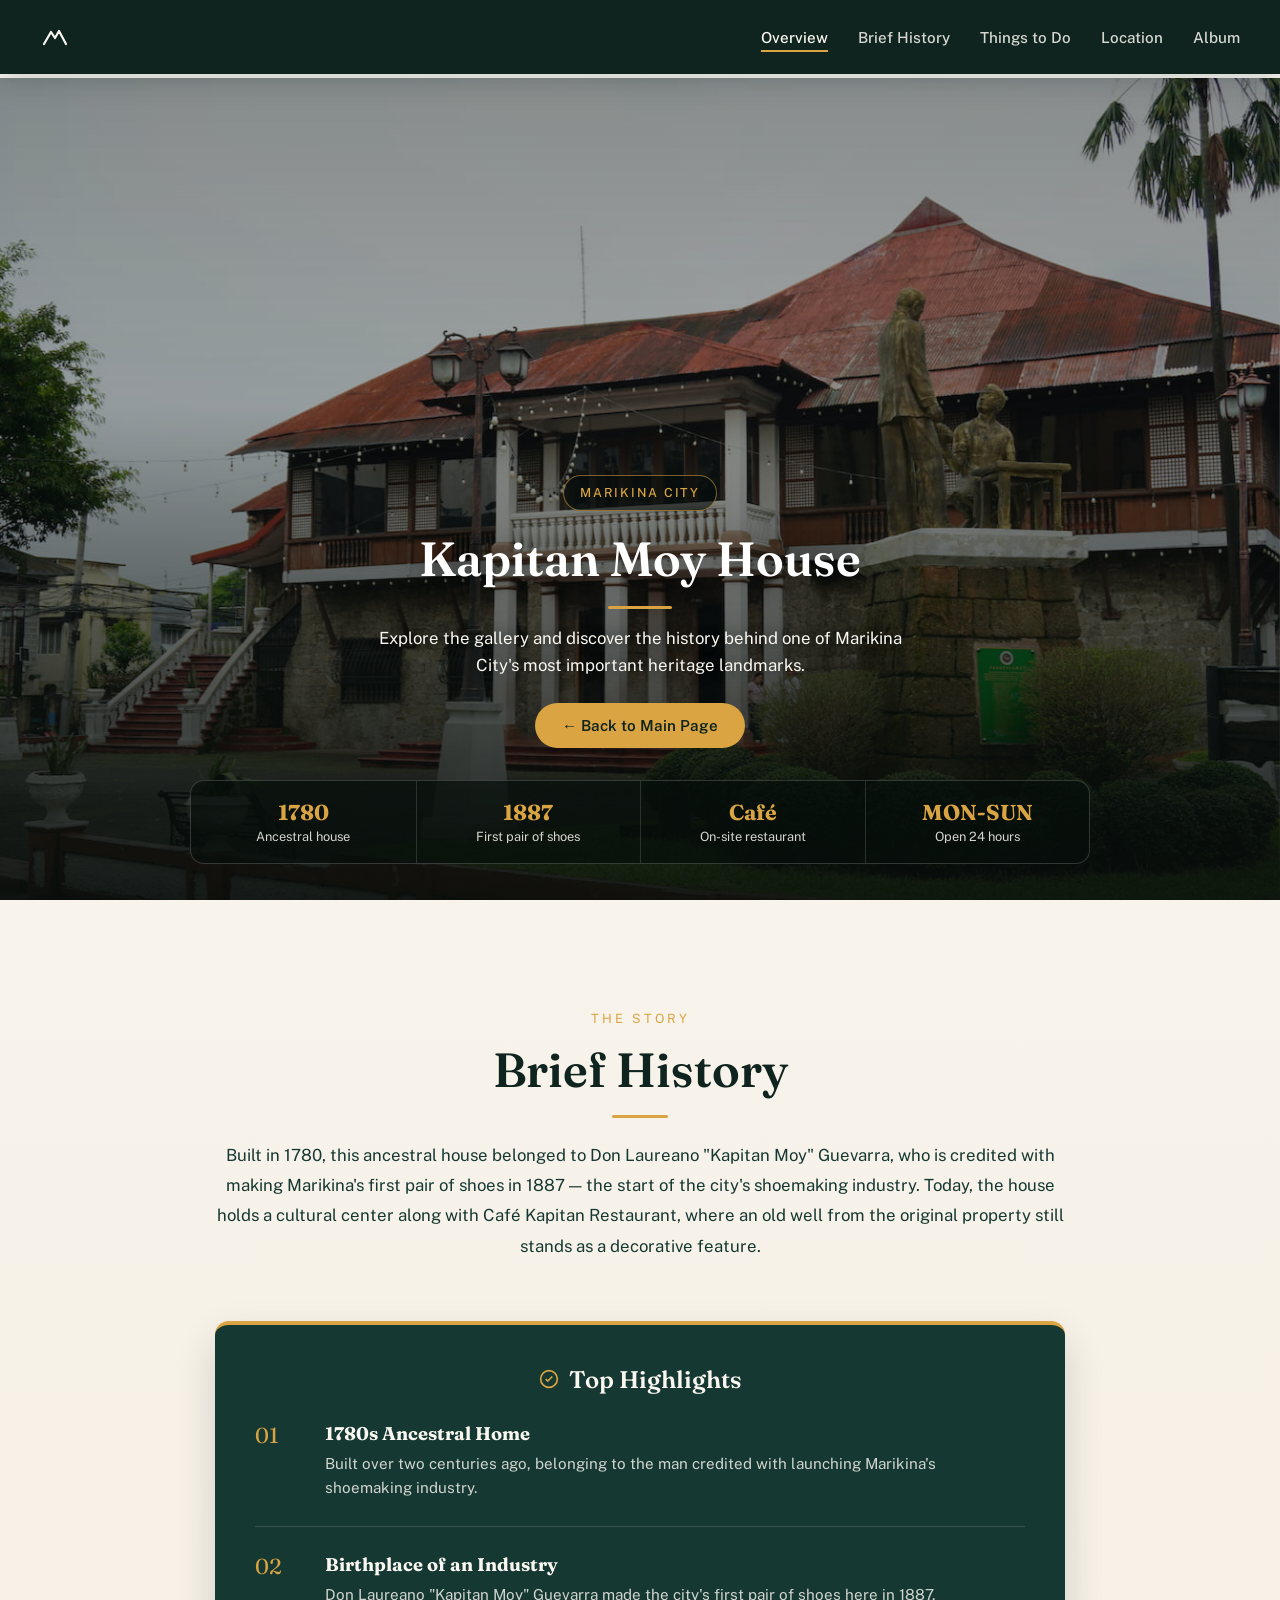
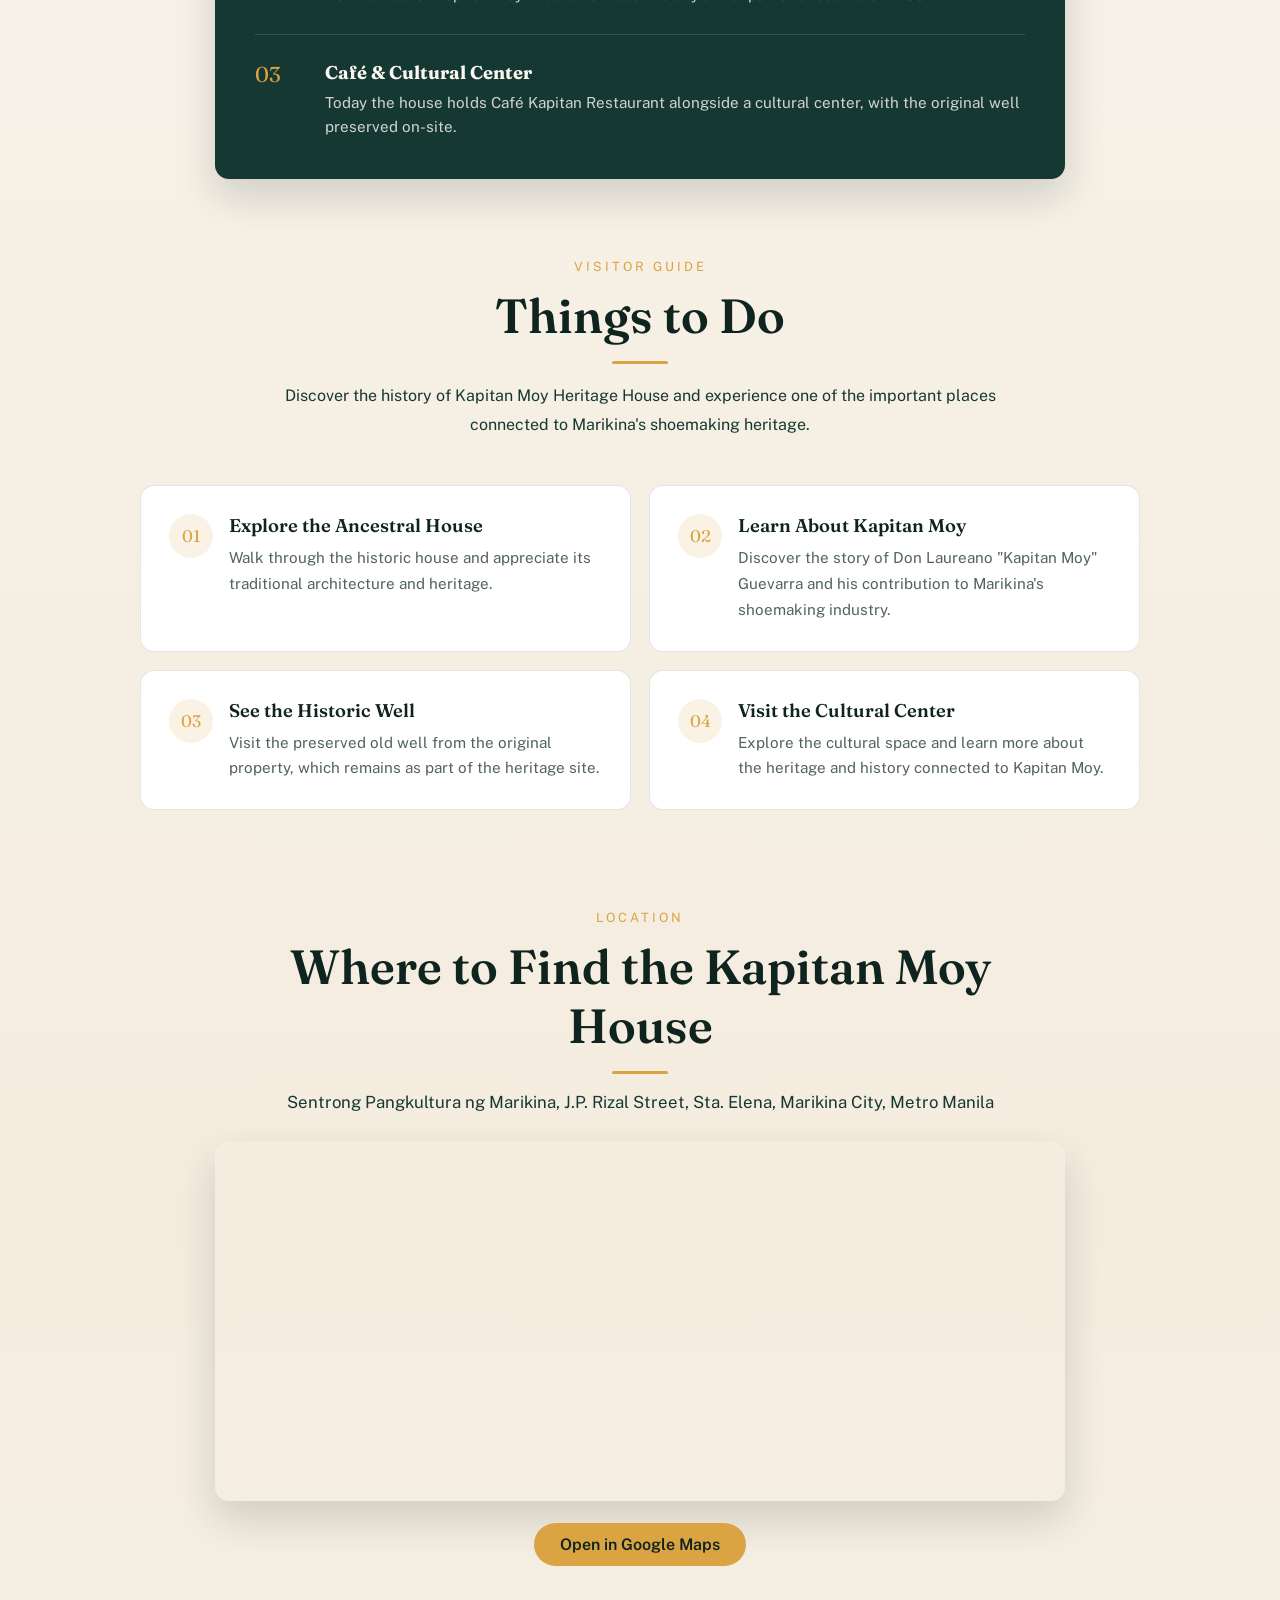
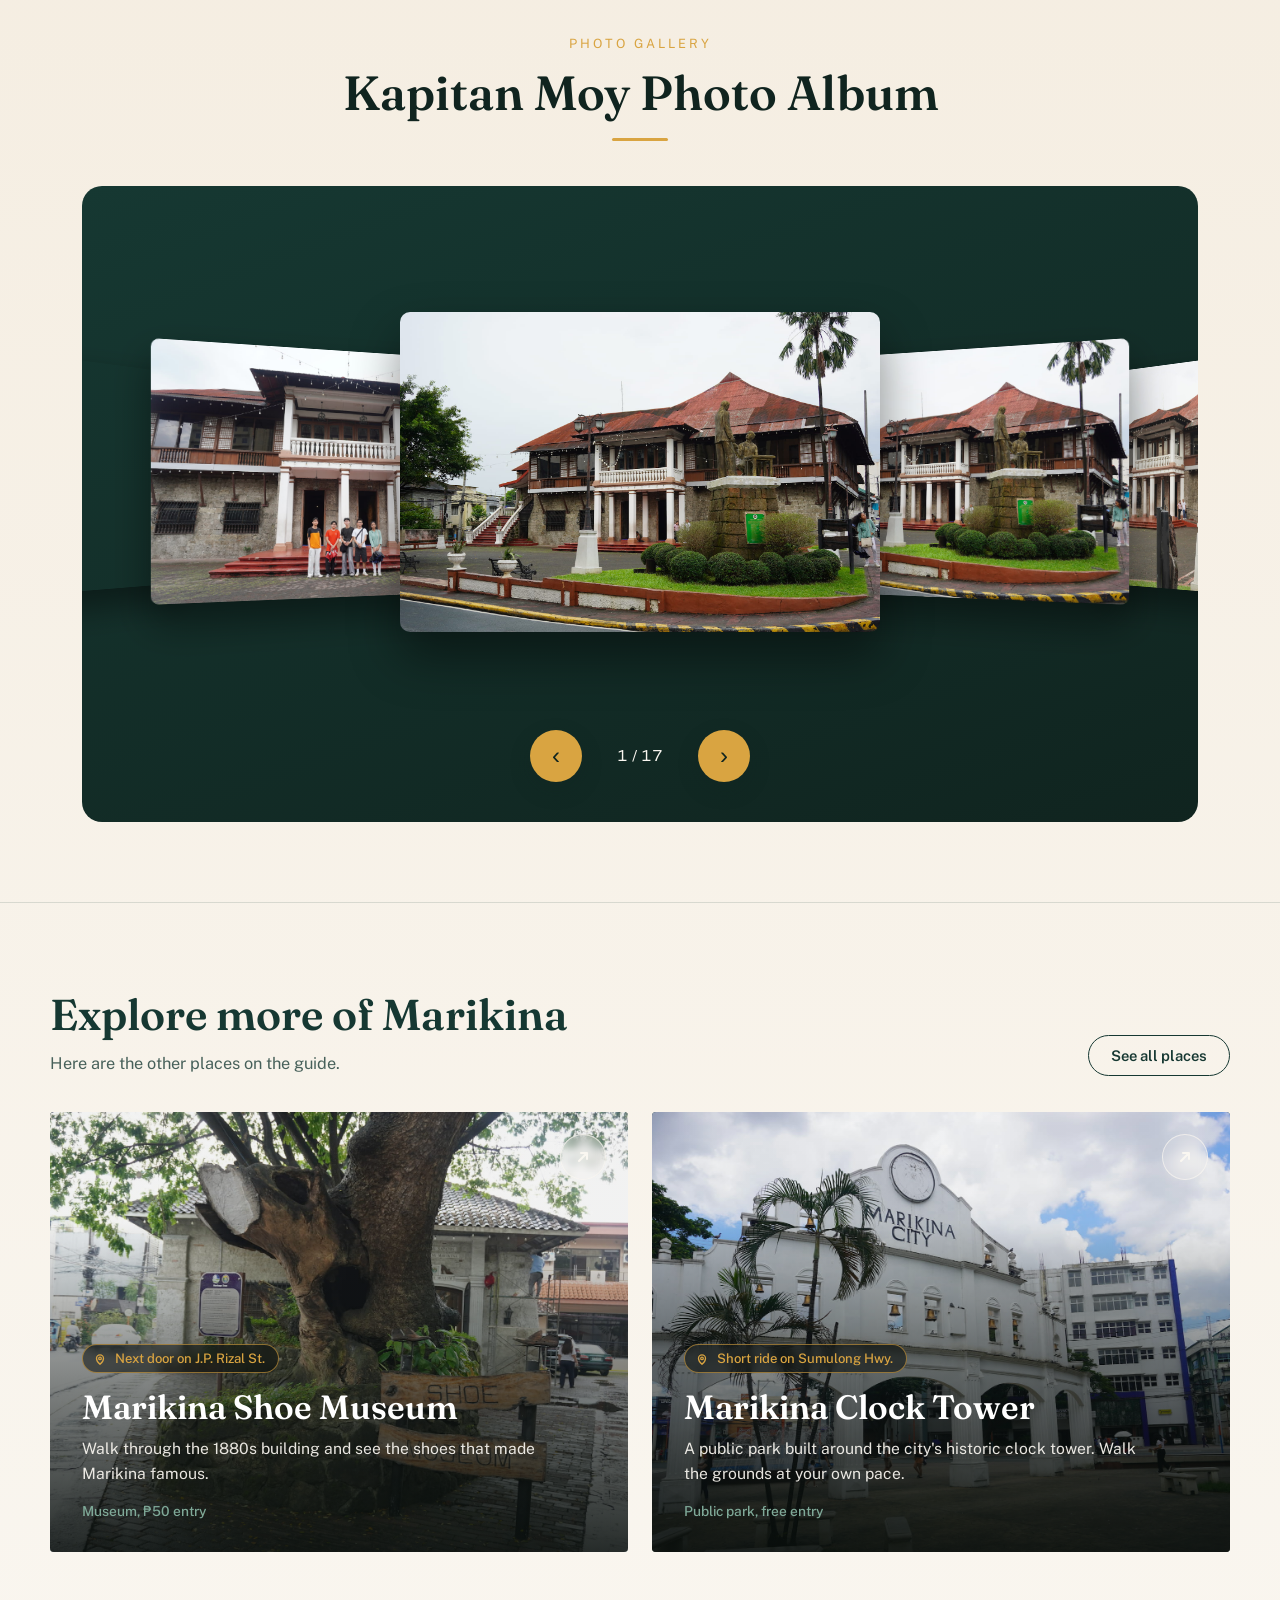
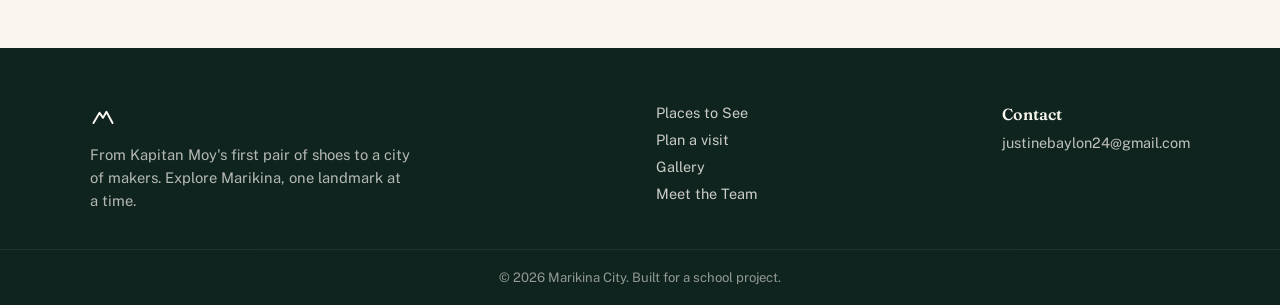
<file: file/kapitanmoygallery.html>
<!DOCTYPE html>
<html lang="en">
<head>
<meta charset="UTF-8">
<meta name="viewport" content="width=device-width, initial-scale=1.0">
<title>Gallery — Marikina City Travel Guide</title>
<link rel="preconnect" href="https://fonts.googleapis.com">
<link rel="preconnect" href="https://fonts.gstatic.com" crossorigin>
<link href="https://fonts.googleapis.com/css2?family=Fraunces:ital,opsz,wght@0,9..144,300;0,9..144,500;0,9..144,600;1,9..144,500&family=Public+Sans:wght@400;500;600&display=swap" rel="stylesheet">
<style>
:root{
  --ink:        #10241F;
  --deep-teal:  #163832;
  --forest:     #2C6B57;
  --sage:       #7FA998;
  --sand:       #F4ECDF;
  --cream:      #FAF7F1;
  --gold:       #D9A441;
  --coral:      #C9633B;

  --font-display: "Fraunces", Georgia, serif;
  --font-body: "Public Sans", -apple-system, Segoe UI, Roboto, sans-serif;

  --max-w: 1180px;
  --radius: 4px;
}

*{ box-sizing:border-box; }
html{ scroll-behavior:smooth; }
body{
  margin:0;
  font-family:var(--font-body);
  color:var(--ink);
  background:linear-gradient(180deg, var(--cream) 0%, var(--sand) 55%, var(--cream) 100%);
  -webkit-font-smoothing:antialiased;
}
h1,h2,h3{ font-family:var(--font-display); margin:0; font-weight:600; }
p{ margin:0; }
a{ color:inherit; text-decoration:none; }
img,svg{ display:block; max-width:100%; }
section{ padding:96px 32px; }
@media (max-width:720px){ section{ padding:64px 20px; } }

.btn{
  display:inline-flex;
  align-items:center;
  gap:8px;
  padding:13px 26px;
  border-radius:999px;
  font-family:var(--font-body);
  font-weight:600;
  font-size:0.95rem;
  border:1.5px solid transparent;
  cursor:pointer;
  transition:transform .18s ease, background .18s ease, color .18s ease, border-color .18s ease;
}
.btn:hover{ transform:translateY(-1px); }
.btn-solid{ background:var(--gold); color:var(--ink); }
.btn-solid:hover{ background:#e5b25c; }
.btn-outline{ border-color:rgba(250,247,241,0.6); color:var(--cream); }
.btn-outline:hover{ border-color:var(--cream); background:rgba(250,247,241,0.1); }
.about-panel-btn{
  margin-top:24px;
  border-color:var(--deep-teal);
  color:var(--deep-teal);
}
.about-panel-btn:hover{ background:var(--deep-teal); color:var(--cream); }
.btn-ghost{ border-color:var(--deep-teal); color:var(--deep-teal); }
.btn-ghost:hover{ background:var(--deep-teal); color:var(--cream); }

.site-nav{
  position:fixed;
  top:0; left:0; right:0;
  z-index:50;
  display:flex;
  align-items:center;
  gap:36px;
  padding:22px 40px;
  color:var(--cream);
  background:var(--ink);
  box-shadow:0 8px 24px rgba(16,36,31,0.18);
}
.mark{ color:var(--cream); display:flex; }
.nav-links{
  display:flex;
  gap:30px;
  margin-left:auto;
  font-size:0.95rem;
  font-weight:500;
}
.nav-links a{ opacity:0.9; transition:opacity .15s; }
.nav-links a:hover{ opacity:1; }
.nav-toggle{ display:none; background:none; border:0; cursor:pointer; padding:6px; }
.nav-toggle span{ display:block; width:22px; height:2px; background:var(--cream); margin:5px 0; }

@media (max-width:820px){
  .nav-links, .btn-ghost{ display:none; }
  .nav-toggle{ display:block; margin-left:auto; }
  .nav-links.is-open{
    display:flex;
    position:absolute;
    top:100%; left:0; right:0;
    flex-direction:column;
    gap:0;
    background:var(--ink);
    padding:8px 24px 20px;
    margin-right:0;
  }
  .nav-links.is-open a{ padding:12px 0; border-bottom:1px solid rgba(250,247,241,0.1); }
}

.hero{
  position:relative;
  min-height:100svh;
  display:flex;
  flex-direction:column;
  justify-content:flex-end;
  overflow:hidden;
  color:var(--cream);
}
.hero-slides{ position:absolute; inset:0; }
.hero-slide{
  position:absolute; inset:0;
  opacity:0;
  transition:opacity .9s ease;
}
.hero-slide.is-active{ opacity:1; }
.scene{ width:100%; height:100%; object-fit:cover; object-position:center; }

.hero-scrim{
  position:absolute; inset:0;
  background:linear-gradient(180deg, rgba(15,20,15,0.15) 0%, rgba(10,15,12,0.15) 40%, rgba(8,12,10,0.78) 100%);
  pointer-events:none;
}

.hero-content{
  position:relative;
  z-index:5;
  padding:0 48px 56px;
  max-width:680px;
}
.hero-kicker{
  font-size:0.95rem;
  font-weight:500;
  opacity:0.85;
  margin-bottom:14px;
}
.hero-title{
  font-size:clamp(2.6rem, 6vw, 4.4rem);
  line-height:1.02;
  margin-bottom:18px;
}
.hero-copy{
  font-size:1.05rem;
  line-height:1.55;
  max-width:52ch;
  opacity:0.92;
  margin-bottom:30px;
}
.hero-actions{ display:flex; gap:14px; flex-wrap:wrap; }

.hero-controls{
  position:relative;
  z-index:5;
  display:flex;
  align-items:center;
  gap:18px;
  padding:0 48px;
}
.hero-arrow{
  flex:none;
  width:42px; height:42px;
  border-radius:50%;
  border:1.5px solid rgba(250,247,241,0.45);
  background:rgba(250,247,241,0.06);
  color:var(--cream);
  display:flex; align-items:center; justify-content:center;
  cursor:pointer;
  transition:background .15s, border-color .15s;
}
.hero-arrow:hover{ background:rgba(250,247,241,0.16); border-color:var(--cream); }

.hero-thumbs{
  display:flex;
  gap:10px;
  overflow-x:auto;
  flex:1;
  scrollbar-width:none;
}
.hero-thumbs::-webkit-scrollbar{ display:none; }
.hero-thumb{
  flex:none;
  display:flex;
  align-items:center;
  gap:10px;
  padding:9px 14px 9px 9px;
  border-radius:999px;
  border:1px solid rgba(250,247,241,0.25);
  background:rgba(15,20,17,0.35);
  color:var(--cream);
  cursor:pointer;
  transition:border-color .15s, background .15s;
}
.hero-thumb:hover{ border-color:rgba(250,247,241,0.6); }
.hero-thumb.is-active{ border-color:var(--gold); background:rgba(217,164,65,0.18); }
.thumb-swatch{
  width:26px; height:26px;
  border-radius:50%;
  flex:none;
}
.swatch-0{ background:linear-gradient(180deg,#F4E3C6,#C97B58); }
.swatch-1{ background:linear-gradient(180deg,#DCEDE6,#4F8E77); }
.swatch-2{ background:linear-gradient(180deg,#F4D9B8,#A85B45); }
.swatch-3{ background:linear-gradient(180deg,#2C3E63,#0E1B33); }
.thumb-label{ font-size:0.82rem; font-weight:500; white-space:nowrap; }
@media (max-width:640px){ .thumb-label{ display:none; } }

.hero-progress{
  position:relative;
  z-index:5;
  padding:18px 48px 30px;
  display:flex;
  align-items:center;
  gap:16px;
}
.hero-count{ font-size:0.85rem; opacity:0.85; flex:none; font-variant-numeric:tabular-nums; }
.progress-track{
  flex:1;
  height:2px;
  background:rgba(250,247,241,0.25);
  border-radius:2px;
  overflow:hidden;
}
.progress-fill{
  height:100%;
  width:25%;
  background:var(--gold);
  transition:width .35s ease;
}

@media (max-width:640px){
  .hero-content{ padding:0 22px 36px; }
  .hero-controls{ padding:0 22px; }
  .hero-progress{ padding:16px 22px 24px; }
}

.about-tabs{
  max-width:var(--max-w);
  margin:0 auto 48px;
  display:flex;
  gap:12px;
  flex-wrap:wrap;
}
.about-tab{
  padding:11px 22px;
  border-radius:999px;
  border:1.5px solid var(--sand);
  background:transparent;
  color:var(--deep-teal);
  font-family:var(--font-body);
  font-weight:600;
  font-size:0.9rem;
  cursor:pointer;
  transition:background .15s, color .15s, border-color .15s;
}
.about-tab:hover{ border-color:var(--forest); }
.about-tab.is-active{ background:var(--deep-teal); color:var(--cream); border-color:var(--deep-teal); }

.about-panels{ max-width:var(--max-w); margin:0 auto; }
.about-panel{ display:none; }
.about-panel.is-active{
  display:grid;
  grid-template-columns:1fr 1.2fr;
  gap:56px;
  align-items:center;
}
.about-panel-image img{
  width:100%;
  aspect-ratio:4/3;
  object-fit:cover;
  border-radius:var(--radius);
}
.about-panel-text h2{ font-size:2rem; margin-bottom:20px; }
.about-panel-text p{ font-size:1.05rem; line-height:1.65; color:var(--deep-teal); margin-bottom:16px; }
.about-stats{
  display:flex;
  gap:32px;
  flex-wrap:wrap;
  margin-top:24px;
  padding-top:24px;
  border-top:2px solid var(--sand);
}
.stat-value{
  display:block;
  font-family:var(--font-display);
  font-size:1.7rem;
  color:var(--forest);
}
.stat-label{
  display:block;
  font-size:0.9rem;
  color:var(--deep-teal);
  opacity:0.75;
  margin-top:2px;
}
@media (max-width:820px){
  .about-panel.is-active{ grid-template-columns:1fr; gap:28px; }
}

.highlights{ background:var(--deep-teal); color:var(--cream); }
.highlights h2{
  max-width:var(--max-w);
  margin:0 auto 40px;
  font-size:2rem;
}
.highlight-grid{
  max-width:var(--max-w);
  margin:0 auto;
  display:grid;
  grid-template-columns:repeat(3, 1fr);
  gap:2px;
  background:rgba(250,247,241,0.15);
}
.highlight-card{
  background:var(--deep-teal);
  padding:36px 30px;
}
.card-icon{ width:36px; height:36px; color:var(--gold); margin-bottom:22px; }
.highlight-card h3{ font-size:1.25rem; margin-bottom:10px; }
.highlight-card p{ font-size:0.95rem; line-height:1.55; opacity:0.82; }
@media (max-width:820px){ .highlight-grid{ grid-template-columns:1fr; } }

.gallery{ max-width:var(--max-w); margin:0 auto; }
.gallery h2{ font-size:2rem; margin-bottom:12px; }
.gallery-subtitle{
  font-size:1.05rem;
  color:var(--deep-teal);
  margin-bottom:48px;
  max-width:56ch;
}

.gallery-hero{
  position:relative;
  margin-top:78px;
  min-height:calc(100svh - 78px);
  display:flex;
  flex-direction:column;
  justify-content:flex-end;
  overflow:hidden;
  color:var(--cream);
}
.gallery-hero-bg{
  position:absolute;
  top:-12%; left:0; right:0;
  height:124%;
  background:url('pictures/40.jpg') center/cover no-repeat;
  will-change:transform;
  pointer-events:none;
}
.gallery-hero-scrim{
  position:absolute; inset:0;
  background:linear-gradient(180deg, rgba(15,20,15,0.15) 0%, rgba(10,15,12,0.25) 45%, rgba(8,12,10,0.85) 100%);
  pointer-events:none;
}
.gallery-page{ padding:0; max-width:none; }
.gallery-page-head{
  position:relative;
  z-index:2;
  max-width:640px;
  margin:0 auto;
  padding:0 40px 64px;
  text-align:center;
}
.gallery-page-kicker{
  font-size:0.95rem;
  font-weight:500;
  color:var(--gold);
  margin-bottom:10px;
}
.gallery-page-head h1{ font-size:clamp(2.2rem, 5vw, 3rem); margin-bottom:16px; }
.gallery-page-head p{ font-size:1.05rem; line-height:1.6; color:var(--cream); opacity:.92; }
.gallery-back-btn{ margin-top:24px; background:var(--gold); color:var(--ink); }
.gallery-back-btn:hover{ background:#e5b25c; }
.gallery-body{ max-width:var(--max-w); margin:0 auto; padding:64px 32px 80px; }
@media (max-width:640px){
  .gallery-page-head{ padding:0 22px 44px; }
  .gallery-body{ padding:48px 20px 56px; }
}

.cf-stage{
  position:relative;
  display:flex;
  flex-direction:column;
  align-items:center;
  justify-content:center;
  gap:28px;
  padding:48px 24px 56px;
  border-radius:16px;
  background:linear-gradient(160deg, rgba(217,164,65,0.10) 0%, rgba(22,56,50,0.06) 100%);
  border:1px solid rgba(22,56,50,0.08);
  perspective:1400px;
}
.cf-track{
  position:relative;
  width:100%;
  max-width:640px;
  height:460px;
  transform-style:preserve-3d;
}
.cf-card{
  position:absolute;
  top:50%;
  left:50%;
  max-width:480px;
  max-height:460px;
  width:auto;
  height:auto;
  border-radius:var(--radius);
  overflow:hidden;
  box-shadow:0 20px 40px rgba(16,36,31,0.28);
  cursor:pointer;
  transition:transform .5s ease, opacity .5s ease;
  backface-visibility:hidden;
}
.cf-card img{
  display:block;
  max-width:480px;
  max-height:460px;
  width:auto;
  height:auto;
  border-radius:var(--radius);
}
.cf-controls{
  position:relative;
  z-index:10;
  display:flex;
  justify-content:center;
  gap:20px;
}
.cf-arrow{
  width:52px; height:52px;
  border-radius:50%;
  border:none;
  background:var(--deep-teal);
  color:var(--cream);
  font-size:1.5rem;
  line-height:1;
  display:flex; align-items:center; justify-content:center;
  cursor:pointer;
  box-shadow:0 8px 20px rgba(16,36,31,0.25);
  transition:background .15s, transform .15s;
}
.cf-arrow:hover{ background:var(--forest); transform:translateY(-2px); }
@media (max-width:640px){
  .cf-track{ max-width:320px; height:340px; }
  .cf-card{ max-width:300px; max-height:340px; }
  .cf-card img{ max-width:300px; max-height:340px; }
  .cf-arrow{ width:44px; height:44px; font-size:1.3rem; }
}
@media (prefers-reduced-motion: reduce){
  .cf-card{ transition:none; }
}

.visit{ background:var(--sand); }
.visit-inner{
  max-width:640px;
  margin:0 auto;
  text-align:center;
}
.visit h2{ font-size:2rem; margin-bottom:16px; }
.visit p{ font-size:1.05rem; line-height:1.6; color:var(--deep-teal); margin-bottom:28px; }

.site-footer{
  background:var(--ink);
  color:var(--cream);
  font-size:0.9rem;
}
.footer-top{
  max-width:var(--max-w);
  margin:0 auto;
  display:flex;
  flex-wrap:wrap;
  gap:40px;
  justify-content:space-between;
  padding:56px 40px 36px;
}
.footer-about{ max-width:320px; }
.footer-about .mark{ color:var(--cream); margin-bottom:14px; }
.footer-about p{ opacity:0.7; line-height:1.55; font-size:0.92rem; }
.footer-links{ display:flex; flex-direction:column; gap:10px; }
.footer-links a{ opacity:0.8; }
.footer-links a:hover{ opacity:1; }
.footer-contact h3{
  font-family:var(--font-display);
  font-size:1rem;
  font-weight:600;
  margin-bottom:10px;
}
.footer-contact p{ opacity:0.75; margin-bottom:10px; }
.footer-social{ display:flex; gap:16px; }
.footer-social a{ opacity:0.8; font-size:0.85rem; }
.footer-social a:hover{ opacity:1; }
.footer-bottom{
  text-align:center;
  padding:20px 24px;
  border-top:1px solid rgba(250,247,241,0.12);
  opacity:0.55;
  font-size:0.82rem;
}
@media (max-width:640px){
  .footer-top{ padding:40px 22px 28px; gap:28px; }
}

.visit-maps{
  max-width:var(--max-w);
  margin:0 auto 40px;
  display:grid;
  grid-template-columns:repeat(3, 1fr);
  gap:24px;
  padding:0 32px;
}
.visit-map-card{ text-align:left; }
.visit-map-card iframe{
  width:100%;
  height:220px;
  border:0;
  border-radius:var(--radius);
  display:block;
}
.visit-map-card p{
  margin-top:10px;
  font-size:0.85rem;
  line-height:1.4;
  color:var(--deep-teal);
}
.visit-map-card strong{ font-family:var(--font-display); font-weight:600; }
@media (max-width:820px){
  .visit-maps{ grid-template-columns:1fr; padding:0 20px; }
}

@media (prefers-reduced-motion: reduce){
  html{ scroll-behavior:auto; }
  .hero-slide{ transition:none; }
  .btn{ transition:none; }
}
:focus-visible{
  outline:2px solid var(--gold);
  outline-offset:2px;
}

/* ===== KAPITAN MOY INFO ===== */
.kapitan-moy-info{max-width:1000px;margin:0 auto;}
.brief-history{max-width:850px;margin:70px auto 60px;text-align:center;}
.brief-history h2{font-size:clamp(2rem,5vw,3rem);margin-bottom:22px;}
.brief-history p{font-size:1.05rem;line-height:1.8;color:var(--deep-teal);}

.kapitan-moy-info .about-highlights{
  max-width:850px;margin:0 auto 80px;padding:40px;
  background:var(--deep-teal);color:var(--cream);
  border-radius:var(--radius);
  box-shadow:0 18px 40px rgba(16,36,31,.16);
}
.kapitan-moy-info .about-highlights h3{display:flex;align-items:center;gap:10px;font-size:1.5rem;margin-bottom:28px;justify-content:center;}
.kapitan-moy-info .about-highlights h3 svg{color:var(--gold);stroke:var(--gold);flex:none;}
.kapitan-moy-info .about-highlights ol{list-style:none;padding:0;margin:0;display:grid;gap:26px;}
.kapitan-moy-info .about-highlights li{display:grid;grid-template-columns:52px 1fr;gap:18px;align-items:start;padding-bottom:26px;border-bottom:1px solid rgba(250,247,241,.14);}
.kapitan-moy-info .about-highlights li:last-child{padding-bottom:0;border-bottom:0;}
.kapitan-moy-info .highlight-num{font-family:var(--font-display);font-size:1.35rem;color:var(--gold);}
.kapitan-moy-info .about-highlights strong{display:block;font-family:var(--font-display);font-size:1.15rem;margin-bottom:7px;}
.kapitan-moy-info .about-highlights li p{font-size:.95rem;line-height:1.6;opacity:.82;}

.kapitan-moy-info .things-to-do{max-width:850px;margin:0 auto 100px;}
.kapitan-moy-info .things-to-do-head{max-width:760px;margin:0 auto 45px;text-align:center;}
.kapitan-moy-info .section-kicker{font-size:.8rem;letter-spacing:3px;text-transform:uppercase;color:var(--gold);margin-bottom:12px;}
.kapitan-moy-info .things-to-do-head h2{font-size:clamp(2rem,5vw,3rem);margin-bottom:18px;}
.kapitan-moy-info .things-to-do-head p:last-child{font-size:1rem;line-height:1.8;color:var(--deep-teal);}

#album{max-width:760px;margin:0 auto 45px;text-align:center;}
#album .section-kicker{font-size:.8rem;letter-spacing:3px;text-transform:uppercase;color:var(--gold);margin-bottom:12px;}
#album h2{font-size:clamp(2rem,5vw,3rem);margin:0;}
.kapitan-moy-info .things-to-do-grid{display:grid;grid-template-columns:1fr;gap:18px;}
.kapitan-moy-info .thing-card{display:grid;grid-template-columns:50px 1fr;gap:16px;padding:28px;background:white;border:1px solid rgba(23,60,52,.12);border-radius:var(--radius);transition:transform .35s ease,box-shadow .35s ease;}
.kapitan-moy-info .thing-card:hover{transform:translateY(-5px);box-shadow:0 15px 35px rgba(16,36,31,.12);}
.kapitan-moy-info .thing-number{font-family:var(--font-display);font-size:1.35rem;color:var(--gold);}
.kapitan-moy-info .thing-card h3{font-size:1.15rem;margin-bottom:8px;}
.kapitan-moy-info .thing-card p{font-size:.95rem;line-height:1.7;color:#52635e;margin:0;}
@media(max-width:700px){
  .brief-history{margin:55px auto 45px;}
  .kapitan-moy-info .about-highlights{margin-bottom:60px;padding:28px 22px;}
  .kapitan-moy-info .about-highlights li{grid-template-columns:40px 1fr;gap:12px;}
  .kapitan-moy-info .things-to-do{margin-bottom:70px;}
  .kapitan-moy-info .thing-card{grid-template-columns:42px 1fr;padding:23px;}
}

/* Mobile nav fix: stop coverflow cards from widening the page */
html,body{ overflow-x:hidden; }
.cf-stage{ overflow:hidden; }

/* Location section */
#location{ max-width:850px; margin:0 auto 70px; text-align:center; scroll-margin-top:100px; }
#location .section-kicker{ font-size:.8rem; letter-spacing:3px; text-transform:uppercase; color:var(--gold); margin-bottom:12px; }
#location h2{ font-size:clamp(2rem,5vw,3rem); margin:0 0 14px; }
.location-address{ font-size:1.05rem; line-height:1.7; color:var(--deep-teal); margin-bottom:24px; }
.location-map{ border-radius:var(--radius); overflow:hidden; box-shadow:0 18px 40px rgba(16,36,31,.16); }
.location-map iframe{ width:100%; height:360px; border:0; display:block; }
.location-dir{ display:inline-block; margin-top:22px; padding:12px 26px; background:var(--gold); color:var(--ink); font-weight:600; border-radius:var(--radius); transition:background .15s; }
.location-dir:hover{ background:#e5b25c; }
@media (max-width:640px){ .location-map iframe{ height:280px; } }

/* ===== ENHANCEMENTS ===== */
:root{ --ease:cubic-bezier(.22,1,.36,1); }
html{ scroll-padding-top:96px; }
[id]{ scroll-margin-top:100px; }
.kapitan-moy-info,.things-to-do{ padding:0; }
.gallery-body{ padding-top:40px; }

.nav-links a{ position:relative; padding:6px 0; opacity:.85; }
.nav-links a::after{ content:""; position:absolute; left:0; right:0; bottom:0; height:2px; background:var(--gold); transform:scaleX(0); transform-origin:left; transition:transform .3s var(--ease); }
.nav-links a:hover::after,.nav-links a.is-current::after{ transform:scaleX(1); }
.nav-links a:hover,.nav-links a.is-current{ opacity:1; }
.scroll-progress{ position:absolute; left:0; bottom:0; height:3px; width:100%; background:var(--gold); transform:scaleX(0); transform-origin:left; }

.gallery-hero-scrim{ background:linear-gradient(180deg,rgba(8,14,12,.45) 0%,rgba(8,14,12,.35) 40%,rgba(8,14,12,.92) 100%); }
.gallery-page-head{ padding-bottom:32px; }
.gallery-page-head p.gallery-page-kicker{ display:inline-block; padding:7px 16px; border-radius:999px; background:rgba(8,14,12,.6); border:1px solid rgba(217,164,65,.55); font-size:.78rem; letter-spacing:.14em; text-transform:uppercase; color:var(--gold); opacity:1; text-shadow:none; margin-bottom:18px; }
.gallery-page-head h1{ color:#fff; text-shadow:0 2px 24px rgba(0,0,0,.55); }
.gallery-page-head h1::after{ content:""; display:block; width:64px; height:3px; background:var(--gold); margin:18px auto 0; border-radius:2px; }
.gallery-page-head p{ opacity:1; text-shadow:0 1px 12px rgba(0,0,0,.6); }
.gallery-back-btn{ text-shadow:none; }
.museum-facts{ position:relative; z-index:2; list-style:none; margin:0 auto 36px; padding:0; display:grid; grid-template-columns:repeat(4,1fr); max-width:900px; width:calc(100% - 64px); background:rgba(8,14,12,.72); border:1px solid rgba(250,247,241,.18); border-radius:14px; }
.museum-facts li{ padding:18px 14px; text-align:center; border-left:1px solid rgba(250,247,241,.14); }
.museum-facts li:first-child{ border-left:0; }
.museum-facts strong{ display:block; font-family:var(--font-display); font-size:1.35rem; color:var(--gold); }
.museum-facts span{ font-size:.8rem; opacity:.85; }
@media (max-width:640px){
  .museum-facts{ grid-template-columns:repeat(2,1fr); width:calc(100% - 40px); }
  .museum-facts li:nth-child(3){ border-left:0; }
  .museum-facts li:nth-child(n+3){ border-top:1px solid rgba(250,247,241,.14); }
}

.brief-history h2::after,.things-to-do-head h2::after,#location h2::after{ content:""; display:block; width:56px; height:3px; background:var(--gold); margin:16px auto 0; border-radius:2px; }
.gallery-body .about-highlights{ border-top:4px solid var(--gold); border-radius:14px; }
.gallery-body .about-highlights li{ transition:transform .3s var(--ease); }
.gallery-body .about-highlights li:hover{ transform:translateX(6px); }

.gallery-body .things-to-do{ max-width:1000px; }
.gallery-body .things-to-do-grid{ grid-template-columns:repeat(2,1fr); }
.gallery-body .thing-card:nth-child(odd):last-child{ grid-column:1/-1; }
.gallery-body .thing-card{ position:relative; overflow:hidden; border-radius:14px; grid-template-columns:44px 1fr; }
.gallery-body .thing-card.reveal{ transition:opacity .7s var(--ease) var(--d,0s), transform .7s var(--ease) var(--d,0s), box-shadow .35s ease; }
.gallery-body .thing-card.reveal.is-visible:hover{ transition-delay:0s; }
.gallery-body .thing-card:nth-child(even){ --d:.1s; }
.gallery-body .thing-card::before{ content:""; position:absolute; left:0; top:0; bottom:0; width:4px; background:var(--gold); transform:scaleY(0); transform-origin:top; transition:transform .4s var(--ease); }
.gallery-body .thing-card:hover::before{ transform:scaleY(1); }
.gallery-body .thing-number{ width:44px; height:44px; border-radius:50%; display:grid; place-items:center; background:rgba(217,164,65,.14); font-size:1.05rem; }
@media (max-width:700px){
  .gallery-body .things-to-do-grid{ grid-template-columns:1fr; }
  .gallery-body .thing-card:nth-child(odd):last-child{ grid-column:auto; }
  .gallery-body .thing-card{ grid-template-columns:44px 1fr; }
}

#location .location-map{ border-radius:14px; }
.location-dir{ border-radius:999px; }

.cf-stage{ border:0; border-radius:20px; background:linear-gradient(160deg,#163832,#10241F); padding:56px 24px 40px; }
.cf-stage:focus-visible{ outline:2px solid var(--gold); }
.cf-card{ border-radius:10px; box-shadow:0 24px 50px rgba(0,0,0,.45); }
.cf-controls{ align-items:center; }
.cf-arrow{ background:var(--gold); color:var(--ink); }
.cf-arrow:hover{ background:#e5b25c; }
.cf-count{ min-width:76px; text-align:center; color:var(--cream); font-size:.95rem; font-variant-numeric:tabular-nums; }

.reveal{ opacity:0; transform:translate3d(0,26px,0); transition:opacity .7s var(--ease) var(--d,0s), transform .7s var(--ease) var(--d,0s); }
.reveal.is-visible{ opacity:1; transform:none; }
@media (prefers-reduced-motion:reduce){ .reveal{ opacity:1; transform:none; transition:none; } }
.to-top{ position:fixed; right:22px; bottom:22px; z-index:60; width:48px; height:48px; border-radius:50%; border:0; background:var(--gold); color:var(--ink); display:grid; place-items:center; cursor:pointer; box-shadow:0 10px 24px rgba(16,36,31,.35); opacity:0; visibility:hidden; transform:translateY(12px); transition:opacity .3s var(--ease), transform .3s var(--ease), visibility .3s, background .15s; }
.to-top.is-shown{ opacity:1; visibility:visible; transform:none; }
.to-top:hover{ background:#e5b25c; }
.gallery-body .brief-history p.section-kicker{ font-size:.8rem; letter-spacing:3px; text-transform:uppercase; color:var(--gold); margin-bottom:12px; line-height:1.4; }
.gallery-body .thing-card.reveal.is-visible:hover{ transform:translateY(-5px); box-shadow:0 15px 35px rgba(16,36,31,.12); }

/* ===== EXPLORE MORE (end-of-page navigation to the other places) ===== */
.explore-more{ padding:88px 32px 96px; border-top:1px solid rgba(22,56,50,.14); }
.em-inner{ max-width:var(--max-w); margin:0 auto; }
.em-head{ display:flex; align-items:flex-end; justify-content:space-between; gap:24px; flex-wrap:wrap; margin-bottom:36px; }
.em-head h2{ font-size:clamp(1.9rem,4.2vw,2.7rem); line-height:1.1; color:var(--deep-teal); }
.em-head p{ margin-top:12px; font-size:1.02rem; line-height:1.6; color:var(--deep-teal); opacity:.78; max-width:46ch; }
.em-all{ display:inline-flex; align-items:center; gap:8px; padding:11px 22px; border:1.5px solid var(--deep-teal); border-radius:999px; font-weight:600; font-size:.92rem; color:var(--deep-teal); transition:background .18s ease, color .18s ease; }
.em-all:hover{ background:var(--deep-teal); color:var(--cream); }
.em-grid{ display:grid; grid-template-columns:repeat(2,1fr); gap:24px; }
.em-card{ position:relative; display:flex; flex-direction:column; justify-content:flex-end; min-height:440px; border-radius:var(--radius); overflow:hidden; background:var(--deep-teal); color:var(--cream); isolation:isolate; }
.em-card img{ position:absolute; inset:0; width:100%; height:100%; object-fit:cover; z-index:-2; transform:scale(var(--zoom,1)); transition:transform .9s var(--ease); }
.em-card::before{ content:""; position:absolute; inset:0; z-index:-1; background:linear-gradient(180deg, rgba(8,14,12,.05) 25%, rgba(8,14,12,.45) 55%, rgba(8,14,12,.88) 100%); }
.em-card:hover img{ transform:scale(calc(var(--zoom,1) * 1.05)); }
.em-body{ padding:32px 32px 30px; max-width:520px; }
.em-chip{ display:inline-flex; align-items:center; gap:8px; padding:6px 13px 6px 10px; margin-bottom:16px; border-radius:999px; background:rgba(8,14,12,.55); border:1px solid rgba(217,164,65,.6); font-size:.82rem; font-weight:500; color:var(--gold); backdrop-filter:blur(4px); }
.em-chip svg{ flex:none; }
.em-body h3{ font-size:clamp(1.6rem,3vw,2.1rem); line-height:1.1; margin-bottom:10px; color:#fff; }
.em-body p{ font-size:.98rem; line-height:1.6; opacity:.92; }
.em-body p.em-meta{ margin-top:14px; font-size:.86rem; font-weight:500; color:var(--sage); opacity:1; }
.em-go{ position:absolute; top:22px; right:22px; width:46px; height:46px; display:grid; place-items:center; border-radius:50%; background:rgba(250,247,241,.14); border:1.5px solid rgba(250,247,241,.7); color:var(--cream); backdrop-filter:blur(4px); transition:background .25s ease, color .25s ease, border-color .25s ease, transform .35s var(--ease); }
.em-card:hover .em-go, .em-card:focus-visible .em-go{ background:var(--gold); border-color:var(--gold); color:var(--ink); transform:rotate(45deg); }
.em-card:focus-visible{ outline:3px solid var(--gold); outline-offset:3px; }
@media (max-width:820px){
  .em-grid{ grid-template-columns:1fr; }
  .em-card{ min-height:380px; }
}
@media (max-width:720px){
  .explore-more{ padding:64px 20px 72px; }
  .em-body{ padding:24px 22px 24px; }
}
@media (prefers-reduced-motion:reduce){
  .em-card img, .em-go{ transition:none; }
  .em-card:hover img{ transform:scale(var(--zoom,1)); }
}
</style>
</head>
<body>

<header class="site-nav" id="siteNav">
  <a href="../index.html" class="mark" aria-label="Home">
    <svg width="30" height="30" viewBox="0 0 30 30" fill="none">
      <path d="M4 22L11 10L15 16L19 9L26 22" stroke="currentColor" stroke-width="2.2" stroke-linecap="round" stroke-linejoin="round"/>
    </svg>
  </a>

  <nav class="nav-links" aria-label="Primary">
    <a href="#top">Overview</a>
    <a href="#brief-history">Brief History</a>
    <a href="#things-to-do">Things to Do</a>
    <a href="#location">Location</a>
    <a href="#album">Album</a>
  </nav>

  <button class="nav-toggle" aria-label="Open menu" aria-expanded="false">
    <span></span><span></span><span></span>
  </button>
  <div class="scroll-progress" id="scrollProgress"></div>
</header>

<section class="gallery-page" id="top">

  <div class="gallery-hero">
    <div class="gallery-hero-bg" id="heroBg"></div>
    <div class="gallery-hero-scrim"></div>
    <div class="gallery-page-head">
      <p class="gallery-page-kicker">Marikina City</p>
      <h1>Kapitan Moy House</h1>
      <p>Explore the gallery and discover the history behind one of Marikina City's most important heritage landmarks.</p>
      <a class="btn gallery-back-btn" href="../index.html#explore">← Back to Main Page</a>
    </div>
    <ul class="museum-facts reveal">
      <li><strong>1780</strong><span>Ancestral house</span></li>
      <li><strong>1887</strong><span>First pair of shoes</span></li>
      <li><strong>Café</strong><span>On-site restaurant</span></li>
      <li><strong>MON-SUN</strong><span>Open 24 hours</span></li>
    </ul>
  </div>

  <div class="gallery-body">

  <section class="kapitan-moy-info">

    <div class="brief-history reveal" id="brief-history">
      <p class="section-kicker">The Story</p>
      <h2>Brief History</h2>
      <p>
        Built in 1780, this ancestral house belonged to Don Laureano
        "Kapitan Moy" Guevarra, who is credited with making Marikina's
        first pair of shoes in 1887 — the start of the city's shoemaking
        industry. Today, the house holds a cultural center along with
        Café Kapitan Restaurant, where an old well from the original
        property still stands as a decorative feature.
      </p>
    </div>

    <aside class="about-highlights reveal">
      <h3>
        <svg xmlns="http://www.w3.org/2000/svg" viewBox="0 0 24 24" width="20" height="20" fill="none" stroke="currentColor" stroke-width="2">
          <circle cx="12" cy="12" r="10"/>
          <path d="M8 12l2.5 2.5L16 9"/>
        </svg>
        Top Highlights
      </h3>
      <ol>
        <li><span class="highlight-num">01</span><div><strong>1780s Ancestral Home</strong><p>Built over two centuries ago, belonging to the man credited with launching Marikina's shoemaking industry.</p></div></li>
        <li><span class="highlight-num">02</span><div><strong>Birthplace of an Industry</strong><p>Don Laureano "Kapitan Moy" Guevarra made the city's first pair of shoes here in 1887.</p></div></li>
        <li><span class="highlight-num">03</span><div><strong>Café &amp; Cultural Center</strong><p>Today the house holds Café Kapitan Restaurant alongside a cultural center, with the original well preserved on-site.</p></div></li>
      </ol>
    </aside>

    <section class="things-to-do" id="things-to-do">
      <div class="things-to-do-head reveal">
        <p class="section-kicker">Visitor Guide</p>
        <h2>Things to Do</h2>
        <p>Discover the history of Kapitan Moy Heritage House and experience one of the important places connected to Marikina's shoemaking heritage.</p>
      </div>
      <div class="things-to-do-grid">
        <div class="thing-card reveal"><span class="thing-number">01</span><div><h3>Explore the Ancestral House</h3><p>Walk through the historic house and appreciate its traditional architecture and heritage.</p></div></div>
        <div class="thing-card reveal"><span class="thing-number">02</span><div><h3>Learn About Kapitan Moy</h3><p>Discover the story of Don Laureano "Kapitan Moy" Guevarra and his contribution to Marikina's shoemaking industry.</p></div></div>
        <div class="thing-card reveal"><span class="thing-number">03</span><div><h3>See the Historic Well</h3><p>Visit the preserved old well from the original property, which remains as part of the heritage site.</p></div></div>
        <div class="thing-card reveal"><span class="thing-number">04</span><div><h3>Visit the Cultural Center</h3><p>Explore the cultural space and learn more about the heritage and history connected to Kapitan Moy.</p></div></div>
      </div>
    </section>

  </section>

    <div id="location" class="reveal">
    <p class="section-kicker">Location</p>
    <h2>Where to Find the Kapitan Moy House</h2>
    <p class="location-address">Sentrong Pangkultura ng Marikina, J.P. Rizal Street, Sta. Elena, Marikina City, Metro Manila</p>
    <div class="location-map">
      <iframe src="https://maps.google.com/maps?q=14.63065,121.09560&amp;z=17&amp;ie=UTF8&amp;iwloc=&amp;output=embed" title="Map of Kapitan Moy Heritage House" loading="lazy" referrerpolicy="no-referrer-when-downgrade" allowfullscreen></iframe>
    </div>
    <a class="location-dir" href="https://www.google.com/maps/search/?api=1&amp;query=14.63065,121.09560" target="_blank" rel="noopener">Open in Google Maps</a>
  </div>

  <div class="things-to-do-head reveal" id="album">
      <p class="section-kicker">Photo Gallery</p>
      <h2>Kapitan Moy Photo Album</h2>
    </div>

    <div class="cf-stage reveal" tabindex="0" aria-label="Photo album, use arrow keys">
    <div class="cf-track" id="galleryTrack">
      <div class="cf-card"><img loading="lazy" decoding="async" src="pictures/40.jpg" alt="Kapitan Moy House visit — photo 1"></div>
      <div class="cf-card"><img loading="lazy" decoding="async" src="pictures/41.jpg" alt="Kapitan Moy House visit — photo 2"></div>
      <div class="cf-card"><img loading="lazy" decoding="async" src="pictures/42.jpg" alt="Kapitan Moy House visit — photo 3"></div>
      <div class="cf-card"><img loading="lazy" decoding="async" src="pictures/43.jpg" alt="Kapitan Moy House visit — photo 4"></div>
      <div class="cf-card"><img loading="lazy" decoding="async" src="pictures/44.jpg" alt="Kapitan Moy House visit — photo 5"></div>
      <div class="cf-card"><img loading="lazy" decoding="async" src="pictures/45.jpg" alt="Kapitan Moy House visit — photo 6"></div>
      <div class="cf-card"><img loading="lazy" decoding="async" src="pictures/46.jpg" alt="Kapitan Moy House visit — photo 7"></div>
      <div class="cf-card"><img loading="lazy" decoding="async" src="pictures/47.jpg" alt="Kapitan Moy House visit — photo 8"></div>
      <div class="cf-card"><img loading="lazy" decoding="async" src="pictures/48.jpg" alt="Kapitan Moy House visit — photo 9"></div>
      <div class="cf-card"><img loading="lazy" decoding="async" src="pictures/49.jpg" alt="Kapitan Moy House visit — photo 10"></div>
      <div class="cf-card"><img loading="lazy" decoding="async" src="pictures/50.jpg" alt="Kapitan Moy House visit — photo 11"></div>
      <div class="cf-card"><img loading="lazy" decoding="async" src="pictures/51.jpg" alt="Kapitan Moy House visit — photo 12"></div>
      <div class="cf-card"><img loading="lazy" decoding="async" src="pictures/52.jpg" alt="Kapitan Moy House visit — photo 13"></div>
      <div class="cf-card"><img loading="lazy" decoding="async" src="pictures/53.jpg" alt="Kapitan Moy House visit — photo 14"></div>
      <div class="cf-card"><img loading="lazy" decoding="async" src="pictures/54.jpg" alt="Kapitan Moy House visit — photo 15"></div>
      <div class="cf-card"><img loading="lazy" decoding="async" src="pictures/55.jpg" alt="Kapitan Moy House visit — photo 16"></div>
      <div class="cf-card"><img loading="lazy" decoding="async" src="pictures/56.jpg" alt="Kapitan Moy House visit — photo 17"></div>
  </div>

 <div class="cf-controls">
    <button class="cf-arrow" data-cf-dir="-1" aria-label="Previous photo">‹</button>
    <span class="cf-count" id="cfCount" aria-live="polite"></span>
    <button class="cf-arrow" data-cf-dir="1" aria-label="Next photo">›</button>
  </div>

  </div>

</section>

<section class="explore-more" id="explore-more" aria-labelledby="exploreMoreTitle">
  <div class="em-inner">
    <div class="em-head reveal">
      <div>
        <h2 id="exploreMoreTitle">Explore more of Marikina</h2>
        <p>Here are the other places on the guide.</p>
      </div>
      <a class="em-all" href="../index.html#explore">See all places</a>
    </div>
    <div class="em-grid">
      <a class="em-card reveal" href="shoegallery.html" style="--d:0.08s">
        <img loading="lazy" decoding="async" src="pictures/-2.jpg" alt="Marikina Shoe Museum">
        <span class="em-go" aria-hidden="true"><svg width="18" height="18" viewBox="0 0 18 18" aria-hidden="true"><path d="M5 13 L13 5 M7 5 H13 V11" stroke="currentColor" stroke-width="2" fill="none" stroke-linecap="round" stroke-linejoin="round"/></svg></span>
        <div class="em-body">
          <span class="em-chip"><svg width="14" height="14" viewBox="0 0 24 24" fill="none" stroke="currentColor" stroke-width="2.2" stroke-linecap="round" stroke-linejoin="round" aria-hidden="true"><path d="M12 21s-6-5.2-6-10a6 6 0 1 1 12 0c0 4.8-6 10-6 10z"/><circle cx="12" cy="11" r="2.2"/></svg>Next door on J.P. Rizal St.</span>
          <h3>Marikina Shoe Museum</h3>
          <p>Walk through the 1880s building and see the shoes that made Marikina famous.</p>
          <p class="em-meta">Museum, ₱50 entry</p>
        </div>
      </a>
      <a class="em-card reveal" href="clocktowergallery.html" style="--d:0.18s">
        <img loading="lazy" decoding="async" src="pictures/57.jpg" alt="Marikina Clock Tower">
        <span class="em-go" aria-hidden="true"><svg width="18" height="18" viewBox="0 0 18 18" aria-hidden="true"><path d="M5 13 L13 5 M7 5 H13 V11" stroke="currentColor" stroke-width="2" fill="none" stroke-linecap="round" stroke-linejoin="round"/></svg></span>
        <div class="em-body">
          <span class="em-chip"><svg width="14" height="14" viewBox="0 0 24 24" fill="none" stroke="currentColor" stroke-width="2.2" stroke-linecap="round" stroke-linejoin="round" aria-hidden="true"><path d="M12 21s-6-5.2-6-10a6 6 0 1 1 12 0c0 4.8-6 10-6 10z"/><circle cx="12" cy="11" r="2.2"/></svg>Short ride on Sumulong Hwy.</span>
          <h3>Marikina Clock Tower</h3>
          <p>A public park built around the city's historic clock tower. Walk the grounds at your own pace.</p>
          <p class="em-meta">Public park, free entry</p>
        </div>
      </a>
    </div>
  </div>
</section>

<button class="to-top" id="toTop" aria-label="Back to top" type="button">
  <svg width="20" height="20" viewBox="0 0 24 24" fill="none" stroke="currentColor" stroke-width="2.4" stroke-linecap="round" stroke-linejoin="round" aria-hidden="true"><path d="M12 19V5M5 12l7-7 7 7"/></svg>
</button>

<footer class="site-footer">
  <div class="footer-top">
    <div class="footer-about">
      <a href="../index.html#top" class="mark" aria-label="Home">
        <svg width="26" height="26" viewBox="0 0 30 30" fill="none">
          <path d="M4 22L11 10L15 16L19 9L26 22" stroke="currentColor" stroke-width="2.2" stroke-linecap="round" stroke-linejoin="round"/>
        </svg>
      </a>
      <p>From Kapitan Moy's first pair of shoes to a city of makers. Explore Marikina, one landmark at a time.</p>
    </div>

     <nav class="footer-links" aria-label="Footer">
      <a href="../index.html#explore">Places to See</a>
      <a href="../index.html#visit">Plan a visit</a>
      <a href="../index.html#gallery">Gallery</a>
      <a href="member.html">Meet the Team</a>
    </nav>

    <div class="footer-contact">
      <h3>Contact</h3>
      <p>justinebaylon24@gmail.com</p>
    </div>
  </div>

  <div class="footer-bottom">
    <p>&copy; 2026 Marikina City. Built for a school project.</p>
  </div>
</footer>

<script>

(function () {
  const track = document.getElementById("galleryTrack");
  if (!track) return;
  const cards = Array.from(track.children);
  const count = cards.length;
  if (!count) return;
  const counter = document.getElementById("cfCount");
  const stage = track.closest(".cf-stage");
  let active = 0;

  function update() {
    const step = Math.min(320, track.clientWidth * 0.5);
    cards.forEach((card, i) => {
      let o = i - active;
      if (o > count / 2) o -= count;
      if (o < -count / 2) o += count;
      const a = Math.abs(o), show = a <= 3;
      card.style.transform = `translate(-50%, -50%) translateX(${o * step}px) translateZ(${-a * 90}px) rotateY(${o * -35}deg) scale(${a === 0 ? 1 : 0.82})`;
      card.style.zIndex = 100 - a;
      card.style.opacity = show ? 1 : 0;
      card.style.visibility = show ? "visible" : "hidden";
      card.style.pointerEvents = show ? "auto" : "none";
    });
    if (counter) counter.textContent = (active + 1) + " / " + count;
  }
  function goTo(i) { active = ((i % count) + count) % count; update(); }

  document.querySelectorAll("[data-cf-dir]").forEach((btn) =>
    btn.addEventListener("click", () => goTo(active + parseInt(btn.getAttribute("data-cf-dir"), 10))));
  cards.forEach((card, i) => card.addEventListener("click", () => goTo(i)));

  // keyboard + swipe
  stage.addEventListener("keydown", (e) => {
    if (e.key === "ArrowRight") goTo(active + 1);
    if (e.key === "ArrowLeft") goTo(active - 1);
  });
  let startX = null;
  stage.addEventListener("pointerdown", (e) => { startX = e.clientX; });
  stage.addEventListener("pointerup", (e) => {
    if (startX === null) return;
    const dx = e.clientX - startX; startX = null;
    if (Math.abs(dx) > 50) goTo(active + (dx < 0 ? 1 : -1));
  });
  window.addEventListener("resize", update);
  update();
})();

(function () {
  const slideEls = Array.from(document.querySelectorAll(".hero-slide"));
  const thumbEls = Array.from(document.querySelectorAll(".hero-thumb"));
  const currentEl = document.querySelector("[data-current]");
  const totalEl = document.querySelector("[data-total]");
  const progressFill = document.querySelector("[data-progress-fill]");
  const arrows = document.querySelectorAll(".hero-arrow");

  let index = 0;
  const total = slideEls.length;
  let autoplayTimer = null;

  if (totalEl) totalEl.textContent = total;

  function render() {
    slideEls.forEach((el, i) => el.classList.toggle("is-active", i === index));
    thumbEls.forEach((el, i) => {
      const active = i === index;
      el.classList.toggle("is-active", active);
      el.setAttribute("aria-selected", active ? "true" : "false");
    });

    if (currentEl) currentEl.textContent = index + 1;
    if (progressFill) progressFill.style.width = ((index + 1) / total) * 100 + "%";
  }

  function goTo(i) {
    index = (i + total) % total;
    render();
    restartAutoplay();
  }

  arrows.forEach((btn) => {
    btn.addEventListener("click", () => {
      const dir = parseInt(btn.getAttribute("data-dir"), 10);
      goTo(index + dir);
    });
  });

  thumbEls.forEach((btn, i) => {
    btn.addEventListener("click", () => goTo(i));
  });

  const hero = document.querySelector(".hero");
  if (hero) {
    hero.addEventListener("keydown", (e) => {
      if (e.key === "ArrowRight") goTo(index + 1);
      if (e.key === "ArrowLeft") goTo(index - 1);
    });
  }

  function restartAutoplay() {
    clearInterval(autoplayTimer);
    autoplayTimer = setInterval(() => goTo(index + 1), 6000);
  }

  const prefersReducedMotion = window.matchMedia("(prefers-reduced-motion: reduce)").matches;
  if (!prefersReducedMotion && total > 0) restartAutoplay();

  render();
})();

(function () {
  const tabs = Array.from(document.querySelectorAll(".about-tab"));
  const panels = Array.from(document.querySelectorAll(".about-panel"));
  if (!tabs.length || !panels.length) return;

  tabs.forEach((btn, i) => {
    btn.addEventListener("click", () => {
      tabs.forEach((b, j) => {
        const active = j === i;
        b.classList.toggle("is-active", active);
        b.setAttribute("aria-selected", active ? "true" : "false");
      });
      panels.forEach((p, j) => p.classList.toggle("is-active", j === i));
    });
  });
})();

(function () {
  const heroBg = document.getElementById("heroBg");
  const hero = document.querySelector(".gallery-hero");
  if (!heroBg || !hero) return;

  const prefersReducedMotion = window.matchMedia("(prefers-reduced-motion: reduce)").matches;
  if (prefersReducedMotion) return;

  let ticking = false;

  function update() {
    ticking = false;
    const rect = hero.getBoundingClientRect();
    if (rect.bottom < 0 || rect.top > window.innerHeight) return;
    const offset = rect.top * 0.35;
    heroBg.style.transform = `translate3d(0, ${offset}px, 0)`;
  }

  function onScroll() {
    if (!ticking) {
      window.requestAnimationFrame(update);
      ticking = true;
    }
  }

  window.addEventListener("scroll", onScroll, { passive: true });
  update();
})();

(function () {
  const toggle = document.querySelector(".nav-toggle");
  const links = document.querySelector(".nav-links");
  if (!toggle || !links) return;

  toggle.addEventListener("click", () => {
    const open = links.classList.toggle("is-open");
    toggle.setAttribute("aria-expanded", open ? "true" : "false");
  });
})();


(function () {
  const bar = document.getElementById("scrollProgress");
  const toTop = document.getElementById("toTop");
  if (toTop) toTop.addEventListener("click", () => window.scrollTo({ top: 0, behavior: "smooth" }));
  const toggle = document.querySelector(".nav-toggle");
  const menu = document.querySelector(".nav-links");
  const links = Array.from(menu.querySelectorAll("a"));
  const targets = links.map((a) => document.querySelector(a.getAttribute("href")));
  let tick = false;

  function onScroll() {
    if (tick) return;
    tick = true;
    requestAnimationFrame(() => {
      tick = false;
      const max = document.documentElement.scrollHeight - innerHeight;
      if (toTop) toTop.classList.toggle("is-shown", scrollY > 600);
      if (bar) bar.style.transform = `scaleX(${max > 0 ? scrollY / max : 0})`;
      let cur = -1;
      targets.forEach((t, i) => { if (t && t.getBoundingClientRect().top <= 140) cur = i; });
      links.forEach((a, i) => a.classList.toggle("is-current", i === cur));
    });
  }
  addEventListener("scroll", onScroll, { passive: true });
  onScroll();

  links[0].addEventListener("click", (e) => { e.preventDefault(); window.scrollTo({ top: 0, behavior: "smooth" }); });
  links.forEach((a) => a.addEventListener("click", () => {
    menu.classList.remove("is-open");
    if (toggle) toggle.setAttribute("aria-expanded", "false");
  }));

  // pop-in on scroll (plays once)
  const els = document.querySelectorAll(".reveal");
  if (!("IntersectionObserver" in window)) { els.forEach((e) => e.classList.add("is-visible")); return; }
  const io = new IntersectionObserver((entries) => entries.forEach((e) => {
    if (e.isIntersecting) { e.target.classList.add("is-visible"); io.unobserve(e.target); }
  }), { threshold: 0.12, rootMargin: "0px 0px -6% 0px" });
  els.forEach((e) => io.observe(e));
})();
</script>
</body>
</html>
</file>
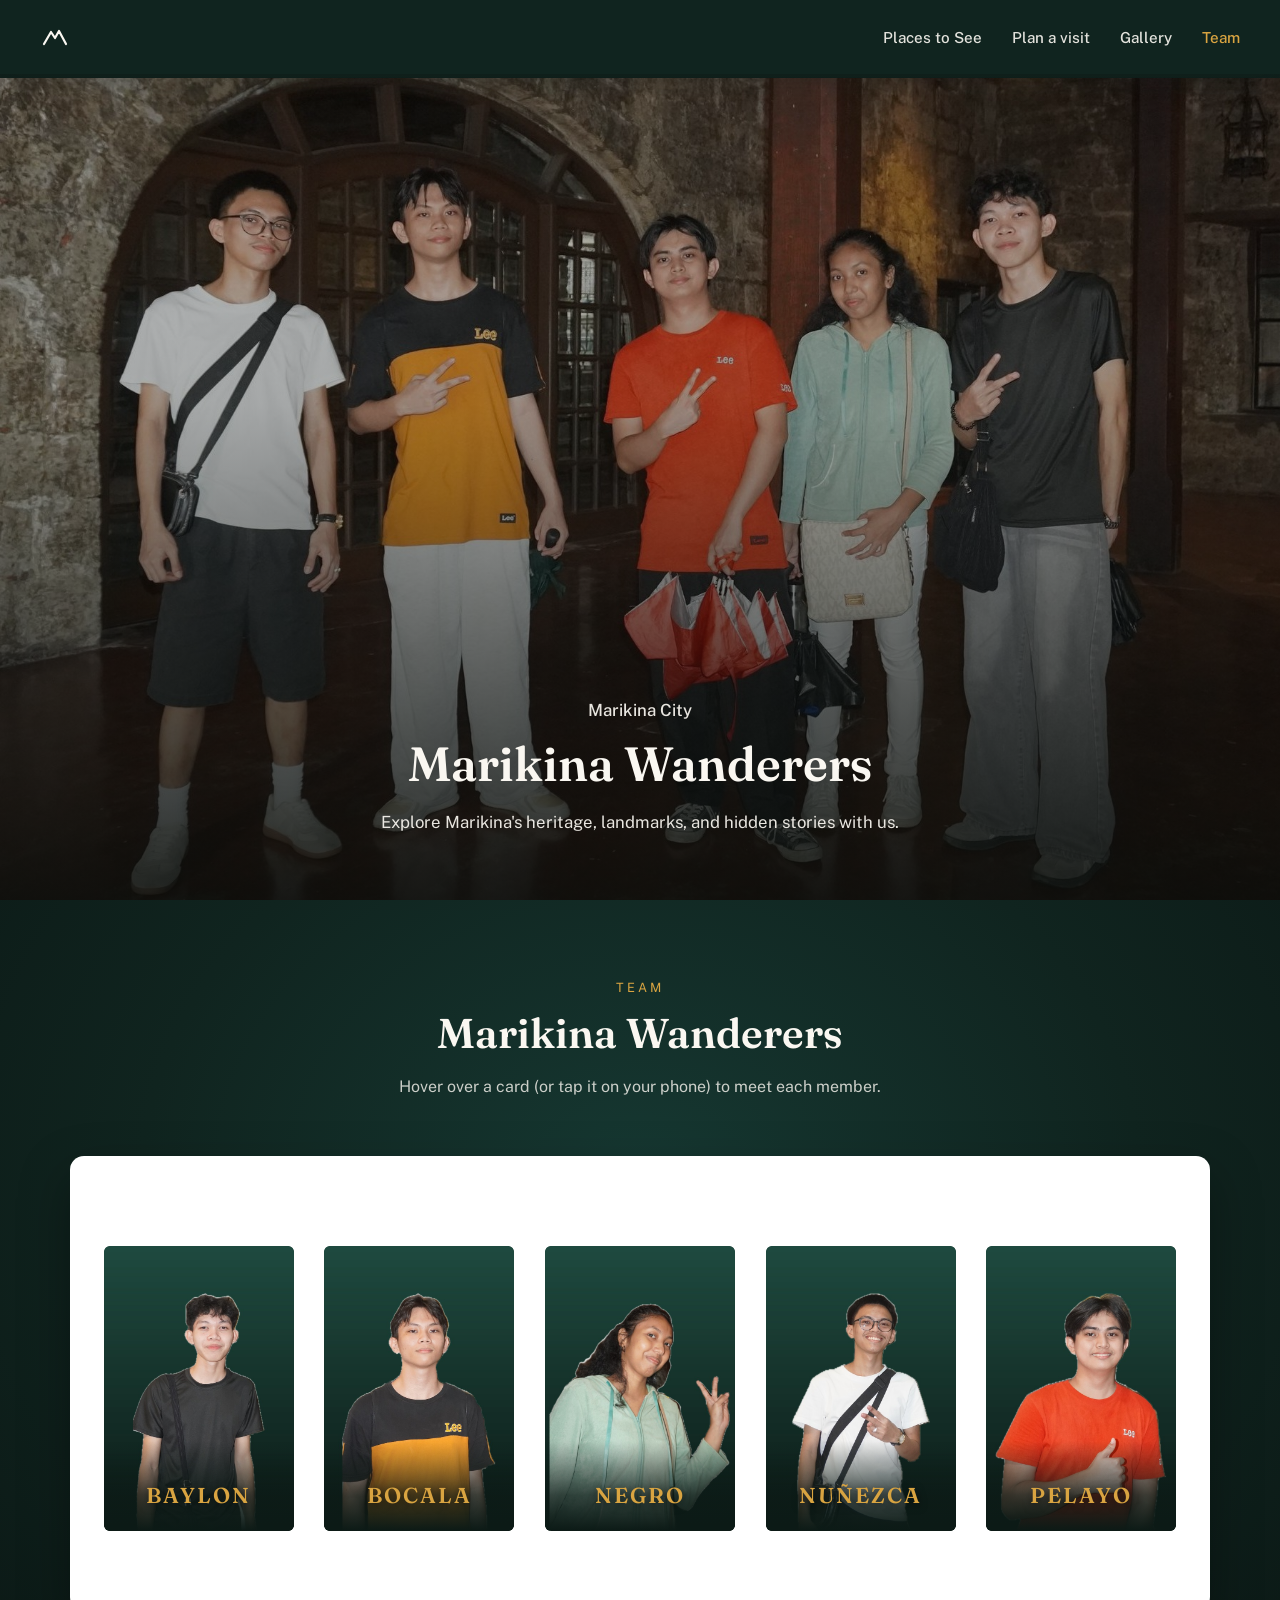
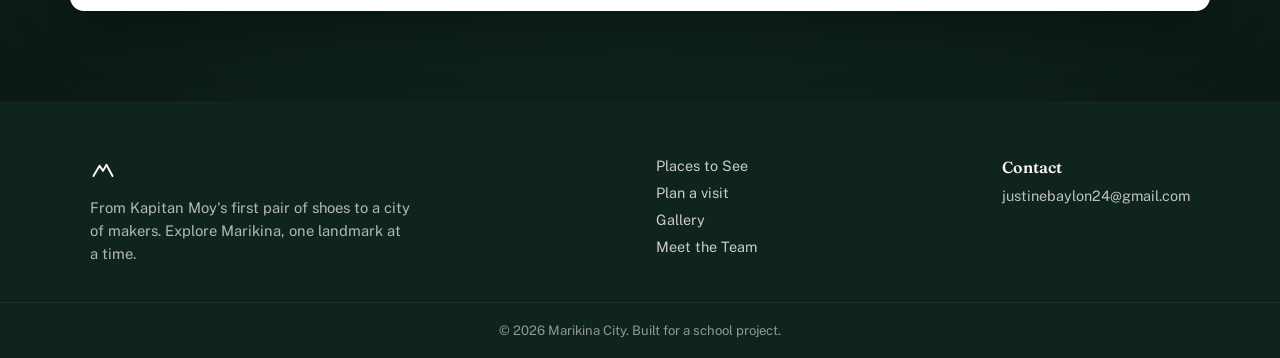
<file: file/member.html>
<!DOCTYPE html>
<html lang="en">
<head>
<meta charset="UTF-8">
<meta name="viewport" content="width=device-width, initial-scale=1.0">
<title>Meet the Team — Marikina City Travel Guide</title>
<link rel="preconnect" href="https://fonts.googleapis.com">
<link rel="preconnect" href="https://fonts.gstatic.com" crossorigin>
<link href="https://fonts.googleapis.com/css2?family=Fraunces:ital,opsz,wght@0,9..144,300;0,9..144,500;0,9..144,600;1,9..144,500&family=Public+Sans:wght@400;500;600&display=swap" rel="stylesheet">
<style>
:root{
  --ink:        #10241F;
  --deep-teal:  #163832;
  --forest:     #2C6B57;
  --sage:       #7FA998;
  --sand:       #F4ECDF;
  --cream:      #FAF7F1;
  --gold:       #D9A441;
  --coral:      #C9633B;

  --font-display: "Fraunces", Georgia, serif;
  --font-body: "Public Sans", -apple-system, Segoe UI, Roboto, sans-serif;

  --max-w: 1180px;
  --radius: 4px;
}

*{ box-sizing:border-box; }
html{ scroll-behavior:smooth; }
html,body{ overflow-x:hidden; }
body{
  margin:0;
  font-family:var(--font-body);
  color:var(--ink);
  background:linear-gradient(180deg, var(--cream) 0%, var(--sand) 55%, var(--cream) 100%);
  -webkit-font-smoothing:antialiased;
}
h1,h2,h3{ font-family:var(--font-display); margin:0; font-weight:600; }
p{ margin:0; }
a{ color:inherit; text-decoration:none; }
img,svg{ display:block; max-width:100%; }


.btn{
  display:inline-flex;
  align-items:center;
  gap:8px;
  padding:13px 26px;
  border-radius:999px;
  font-family:var(--font-body);
  font-weight:600;
  font-size:0.95rem;
  border:1.5px solid transparent;
  cursor:pointer;
  transition:transform .18s ease, background .18s ease, color .18s ease, border-color .18s ease;
}
.btn:hover{ transform:translateY(-1px); }
.btn-solid{ background:var(--gold); color:var(--ink); }
.btn-solid:hover{ background:#e5b25c; }


.site-nav{
  position:fixed;
  top:0; left:0; right:0;
  z-index:50;
  display:flex;
  align-items:center;
  gap:36px;
  padding:22px 40px;
  color:var(--cream);
  background:var(--ink);
  box-shadow:0 8px 24px rgba(16,36,31,0.18);
}
.mark{ color:var(--cream); display:flex; }
.nav-links{
  display:flex;
  gap:30px;
  margin-left:auto;
  font-size:0.95rem;
  font-weight:500;
}
.nav-links a{ opacity:0.9; transition:opacity .15s; }
.nav-links a:hover{ opacity:1; }
.nav-links a.is-current{ opacity:1; color:var(--gold); }
.nav-toggle{ display:none; background:none; border:0; cursor:pointer; padding:6px; }
.nav-toggle span{ display:block; width:22px; height:2px; background:var(--cream); margin:5px 0; }

@media (max-width:820px){
  .site-nav{ padding:22px 24px; }
  .nav-links{ display:none; }
  .nav-toggle{ display:block; margin-left:auto; }
  .nav-links.is-open{
    display:flex;
    position:absolute;
    top:100%; left:0; right:0;
    flex-direction:column;
    gap:0;
    background:var(--ink);
    padding:8px 24px 20px;
    margin-right:0;
  }
  .nav-links.is-open a{ padding:12px 0; border-bottom:1px solid rgba(250,247,241,0.1); }
}


.gallery-page{ padding:0; }
.gallery-hero{
  position:relative;
  margin-top:0;
  padding-top:78px;
  min-height:calc(100svh - 0px);
  display:flex;
  flex-direction:column;
  justify-content:flex-end;
  overflow:hidden;
  color:var(--cream);
  background:var(--ink);
}
.gallery-hero-bg{
  position:absolute; top:78px; left:0; right:0; bottom:0;
  background:url('../images/group.jpg') center top/cover no-repeat;
  pointer-events:none;
}
.gallery-hero-scrim{
  position:absolute; inset:0;
  background:linear-gradient(180deg, rgba(15,20,15,0.25) 0%, rgba(10,15,12,0.35) 45%, rgba(8,12,10,0.88) 100%);
  pointer-events:none;
}
.gallery-page-head{
  position:relative;
  z-index:2;
  max-width:640px;
  margin:0 auto;
  padding:0 40px 64px;
  text-align:center;
}

.gallery-page-kicker{ font-size:0.95rem; font-weight:500; color:var(--gold); margin-bottom:10px;  opacity:0.85; }
.gallery-page-head h1{ font-size:clamp(2.2rem, 5vw, 3rem); margin-bottom:16px; }
.gallery-page-head p{ font-size:1.05rem; line-height:1.6; color:var(--cream); opacity:.92; }
.gallery-back-btn{ margin-top:24px; background:var(--gold); color:var(--ink); }
.gallery-back-btn:hover{ background:#e5b25c; }
@media (max-width:820px){
  
  .gallery-hero{ min-height:0; }
  .gallery-hero-bg{ position:relative; top:0; left:0; right:0; height:auto; aspect-ratio:3 / 2; background-size:100% auto; background-position:center top; }
  .gallery-hero-scrim{ background:linear-gradient(180deg, rgba(10,15,12,0) 0%, rgba(10,15,12,0) 45%, rgba(16,36,31,1) 62%); }
  .gallery-hero-bg + .gallery-hero-scrim + .gallery-page-head{ margin-top:-70px; }
}
@media (max-width:640px){
  .gallery-page-head{ padding:0 22px 44px; }
}


.team-wrap{ background:radial-gradient(ellipse at 50% 35%, #163832 0%, #10241F 55%, #0b1815 100%); color:var(--cream); }
.team-section{ max-width:var(--max-w); margin:0 auto; padding:80px 20px 90px; text-align:center; }
.team-kicker{ font-size:.8rem; letter-spacing:3px; text-transform:uppercase; color:var(--gold); margin:0 0 12px; }
.team-section h2{ font-size:clamp(1.8rem,4.5vw,2.6rem); margin:0 0 14px; }
.team-intro{ max-width:600px; margin:0 auto 56px; line-height:1.7; color:var(--cream); opacity:.8; }

.team-stage{
  background:#fff;
  border-radius:14px;
  box-shadow:0 20px 50px rgba(0,0,0,.35);
  padding:90px 16px 80px;
  display:flex; flex-wrap:wrap; justify-content:center;
  gap:70px clamp(14px, 2.4vw, 36px);
}


.tcard{ position:relative; width:clamp(120px, 15.5vw, 190px); height:clamp(180px, 23.25vw, 285px); perspective:900px; cursor:pointer; outline:none; }
.tcard-wrap{ position:absolute; inset:0; border-radius:6px; overflow:hidden; box-shadow:0 0 0 1px rgba(250,247,241,.10); background:linear-gradient(160deg,#1f4a3f,#0c1a16); transform-origin:center bottom; transition:all .5s; }
.tcard-initials{ position:absolute; inset:0; display:flex; align-items:center; justify-content:center; padding-bottom:40px; font-family:var(--font-display); font-size:5rem; font-weight:600; color:var(--gold); }
.tcard-cover{ position:absolute; inset:0; width:100%; height:100%; object-fit:cover; border-radius:6px; }
.tcard-wrap::before,.tcard-wrap::after{ content:""; position:absolute; left:0; width:100%; border-radius:6px; transition:all .5s; }
.tcard-wrap::before{ top:0; height:100%; opacity:0; background-image:linear-gradient(to top, transparent 46%, rgba(12,26,22,.5) 68%, rgba(12,26,22,1) 97%); }
.tcard-wrap::after{ bottom:0; height:90px; opacity:1; background-image:linear-gradient(to bottom, transparent 0%, rgba(12,26,22,.75) 60%, rgba(12,26,22,1) 100%); }

.tcard-name{ position:absolute; left:0; right:0; bottom:22px; margin:0; text-align:center; font-family:var(--font-display); font-size:1.35rem; letter-spacing:2px; color:var(--gold); text-shadow:0 2px 8px rgba(0,0,0,.6); transition:transform .5s; pointer-events:none; }

.tcard-pop{ position:absolute; left:0; bottom:30%; width:100%; opacity:0; transform:translateY(24px) scale(.9); transition:all .5s; pointer-events:none; z-index:3; }

.tcard:hover .tcard-wrap,.tcard:focus .tcard-wrap,.tcard.is-active .tcard-wrap{ transform:perspective(900px) translateY(-5%) rotateX(25deg); box-shadow:2px 35px 32px -8px rgba(0,0,0,.75); }
.tcard:hover .tcard-wrap::before,.tcard:focus .tcard-wrap::before,.tcard.is-active .tcard-wrap::before{ opacity:1; }
.tcard:hover .tcard-wrap::after,.tcard:focus .tcard-wrap::after,.tcard.is-active .tcard-wrap::after{ height:120px; }
.tcard:hover .tcard-name,.tcard:focus .tcard-name,.tcard.is-active .tcard-name{ transform:translateY(-16px) scale(1.06); }
.tcard:hover .tcard-pop,.tcard:focus .tcard-pop,.tcard.is-active .tcard-pop{ opacity:1; transform:translateY(-8%) scale(1.05); }

@media (max-width:640px){
  .team-section{ padding:56px 16px 64px; }
  .team-stage{ padding:70px 12px 60px; gap:56px 18px; }
  .tcard{ width:41vw; max-width:190px; height:calc(41vw * 1.5); max-height:285px; }
}


.site-footer{
  background:var(--ink);
  color:var(--cream);
  font-size:0.9rem;
}
.footer-top{
  max-width:var(--max-w);
  margin:0 auto;
  display:flex;
  flex-wrap:wrap;
  gap:40px;
  justify-content:space-between;
  padding:56px 40px 36px;
}
.footer-about{ max-width:320px; }
.footer-about .mark{ color:var(--cream); margin-bottom:14px; }
.footer-about p{ opacity:0.7; line-height:1.55; font-size:0.92rem; }
.footer-links{ display:flex; flex-direction:column; gap:10px; }
.footer-links a{ opacity:0.8; }
.footer-links a:hover{ opacity:1; }
.footer-contact h3{
  font-family:var(--font-display);
  font-size:1rem;
  font-weight:600;
  margin-bottom:10px;
}
.footer-contact p{ opacity:0.75; margin-bottom:10px; }
.footer-social{ display:flex; gap:16px; }
.footer-social a{ opacity:0.8; font-size:0.85rem; }
.footer-social a:hover{ opacity:1; }
.footer-bottom{
  text-align:center;
  padding:20px 24px;
  border-top:1px solid rgba(250,247,241,0.12);
  opacity:0.55;
  font-size:0.82rem;
}
@media (max-width:640px){
  .footer-top{ padding:40px 22px 28px; gap:28px; }
}
</style>
</head>
<body>

<header class="site-nav">
  <a href="../index.html#top" class="mark" aria-label="Home">
    <svg width="30" height="30" viewBox="0 0 30 30" fill="none">
      <path d="M4 22L11 10L15 16L19 9L26 22" stroke="currentColor" stroke-width="2.2" stroke-linecap="round" stroke-linejoin="round"/>
    </svg>
  </a>

  <nav class="nav-links" aria-label="Primary">
    <a href="../index.html#explore">Places to See</a>
    <a href="../index.html#visit">Plan a visit</a>
    <a href="../index.html#gallery">Gallery</a>
    <a href="member.html" class="is-current">Team</a>
  </nav>

  <button class="nav-toggle" aria-label="Open menu" aria-expanded="false">
    <span></span><span></span><span></span>
  </button>
</header>

<section class="gallery-page">

  <div class="gallery-hero">
    <div class="gallery-hero-bg"></div>
    <div class="gallery-hero-scrim"></div>
    <div class="gallery-page-head">
      <p class="gallery-page-kicker">Marikina City</p>
      <h1>Marikina Wanderers</h1>
      <p>Explore Marikina's heritage, landmarks, and hidden stories with us.</p>
    </div>
  </div>

  <div class="team-wrap">
  <div class="team-section">
    <p class="team-kicker">Team</p>
    <h2>Marikina Wanderers</h2>
    <p class="team-intro">Hover over a card (or tap it on your phone) to meet each member.</p>

    <div class="team-stage" aria-label="Team members">
      <div class="tcard" tabindex="0">
        <div class="tcard-wrap">
          <span class="tcard-initials">B</span>
          <img class="tcard-cover" src="../images/baylon.jpg" alt="Baylon" onerror="this.style.display='none'">
        </div>
        <h3 class="tcard-name">BAYLON</h3>
        <img class="tcard-pop" src="../images/baylon-pop.png" alt="" onerror="this.remove()">
      </div>
      <div class="tcard" tabindex="0">
        <div class="tcard-wrap">
          <span class="tcard-initials">B</span>
          <img class="tcard-cover" src="../images/bocala.jpg" alt="Bocala" onerror="this.style.display='none'">
        </div>
        <h3 class="tcard-name">BOCALA</h3>
        <img class="tcard-pop" src="../images/bocala-pop.png" alt="" onerror="this.remove()">
      </div>
      <div class="tcard" tabindex="0">
        <div class="tcard-wrap">
          <span class="tcard-initials">N</span>
          <img class="tcard-cover" src="../images/negro.jpg" alt="Negro" onerror="this.style.display='none'">
        </div>
        <h3 class="tcard-name">NEGRO</h3>
        <img class="tcard-pop" src="../images/negro-pop.png" alt="" onerror="this.remove()">
      </div>
      <div class="tcard" tabindex="0">
        <div class="tcard-wrap">
          <span class="tcard-initials">N</span>
          <img class="tcard-cover" src="../images/ezra.jpg" alt="Nuñezca" onerror="this.style.display='none'">
        </div>
        <h3 class="tcard-name">NUÑEZCA</h3>
        <img class="tcard-pop" src="../images/ezra-pop.png" alt="" onerror="this.remove()">
      </div>
      <div class="tcard" tabindex="0">
        <div class="tcard-wrap">
          <span class="tcard-initials">P</span>
          <img class="tcard-cover" src="../images/pelayo.jpg" alt="Pelayo" onerror="this.style.display='none'">
        </div>
        <h3 class="tcard-name">PELAYO</h3>
        <img class="tcard-pop" src="../images/pelayo-pop.png" alt="" onerror="this.remove()">
      </div>
    </div>

    
  </div>
  </div>

</section>

<footer class="site-footer">
  <div class="footer-top">
    <div class="footer-about">
      <a href="../index.html#top" class="mark" aria-label="Home">
        <svg width="26" height="26" viewBox="0 0 30 30" fill="none">
          <path d="M4 22L11 10L15 16L19 9L26 22" stroke="currentColor" stroke-width="2.2" stroke-linecap="round" stroke-linejoin="round"/>
        </svg>
      </a>
      <p>From Kapitan Moy's first pair of shoes to a city of makers. Explore Marikina, one landmark at a time.</p>
    </div>

    <nav class="footer-links" aria-label="Footer">
      <a href="../index.html#explore">Places to See</a>
      <a href="../index.html#visit">Plan a visit</a>
      <a href="../index.html#gallery">Gallery</a>
      <a href="member.html">Meet the Team</a>
    </nav>

    <div class="footer-contact">
      <h3>Contact</h3>
      <p>justinebaylon24@gmail.com</p>
    </div>
  </div>

  <div class="footer-bottom">
    <p>&copy; 2026 Marikina City. Built for a school project.</p>
  </div>
</footer>

<script>
(function () {
  var toggle = document.querySelector(".nav-toggle");
  var links = document.querySelector(".nav-links");
  if (toggle && links) {
    toggle.addEventListener("click", function () {
      var open = links.classList.toggle("is-open");
      toggle.setAttribute("aria-expanded", open ? "true" : "false");
    });
  }
  
  var cards = document.querySelectorAll(".tcard");
  cards.forEach(function (card) {
    card.addEventListener("click", function () {
      var was = card.classList.contains("is-active");
      cards.forEach(function (c) { c.classList.remove("is-active"); });
      if (!was) card.classList.add("is-active");
    });
  });
})();
</script>
</body>
</html>
</file>
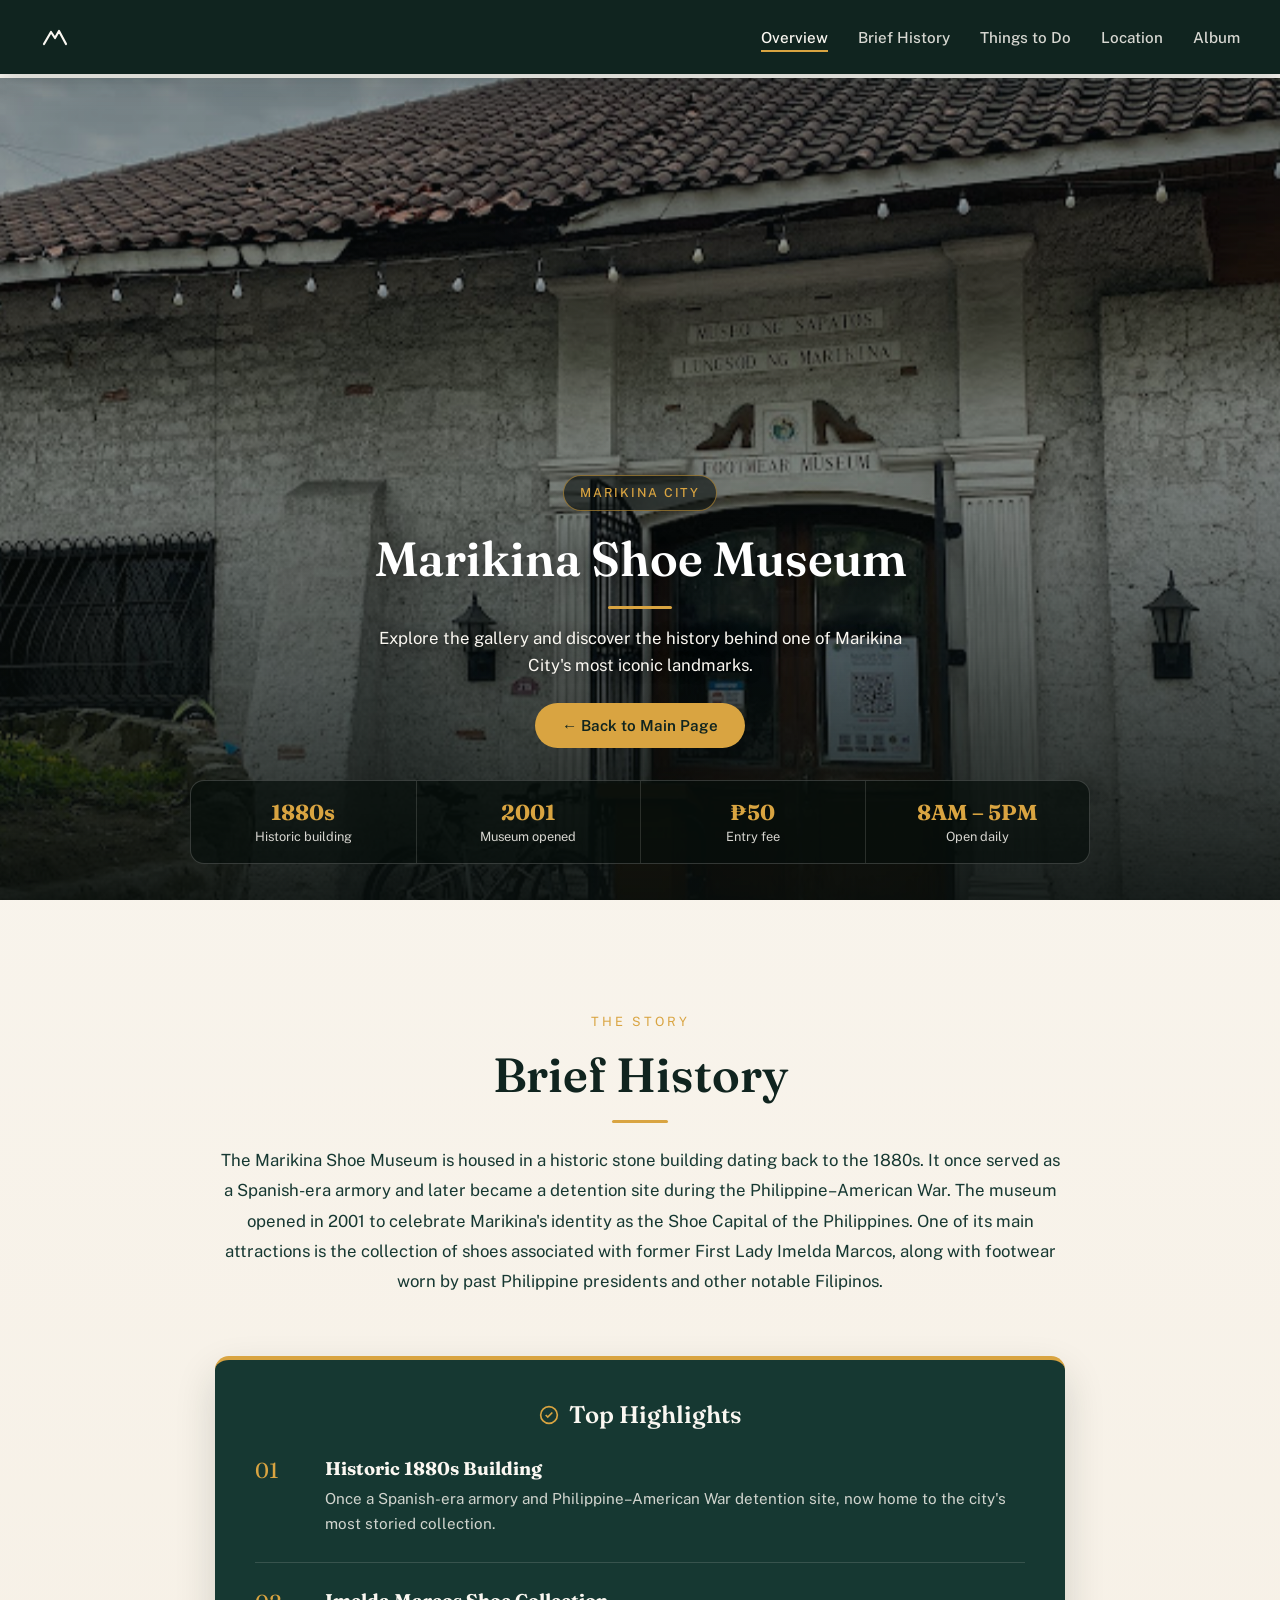
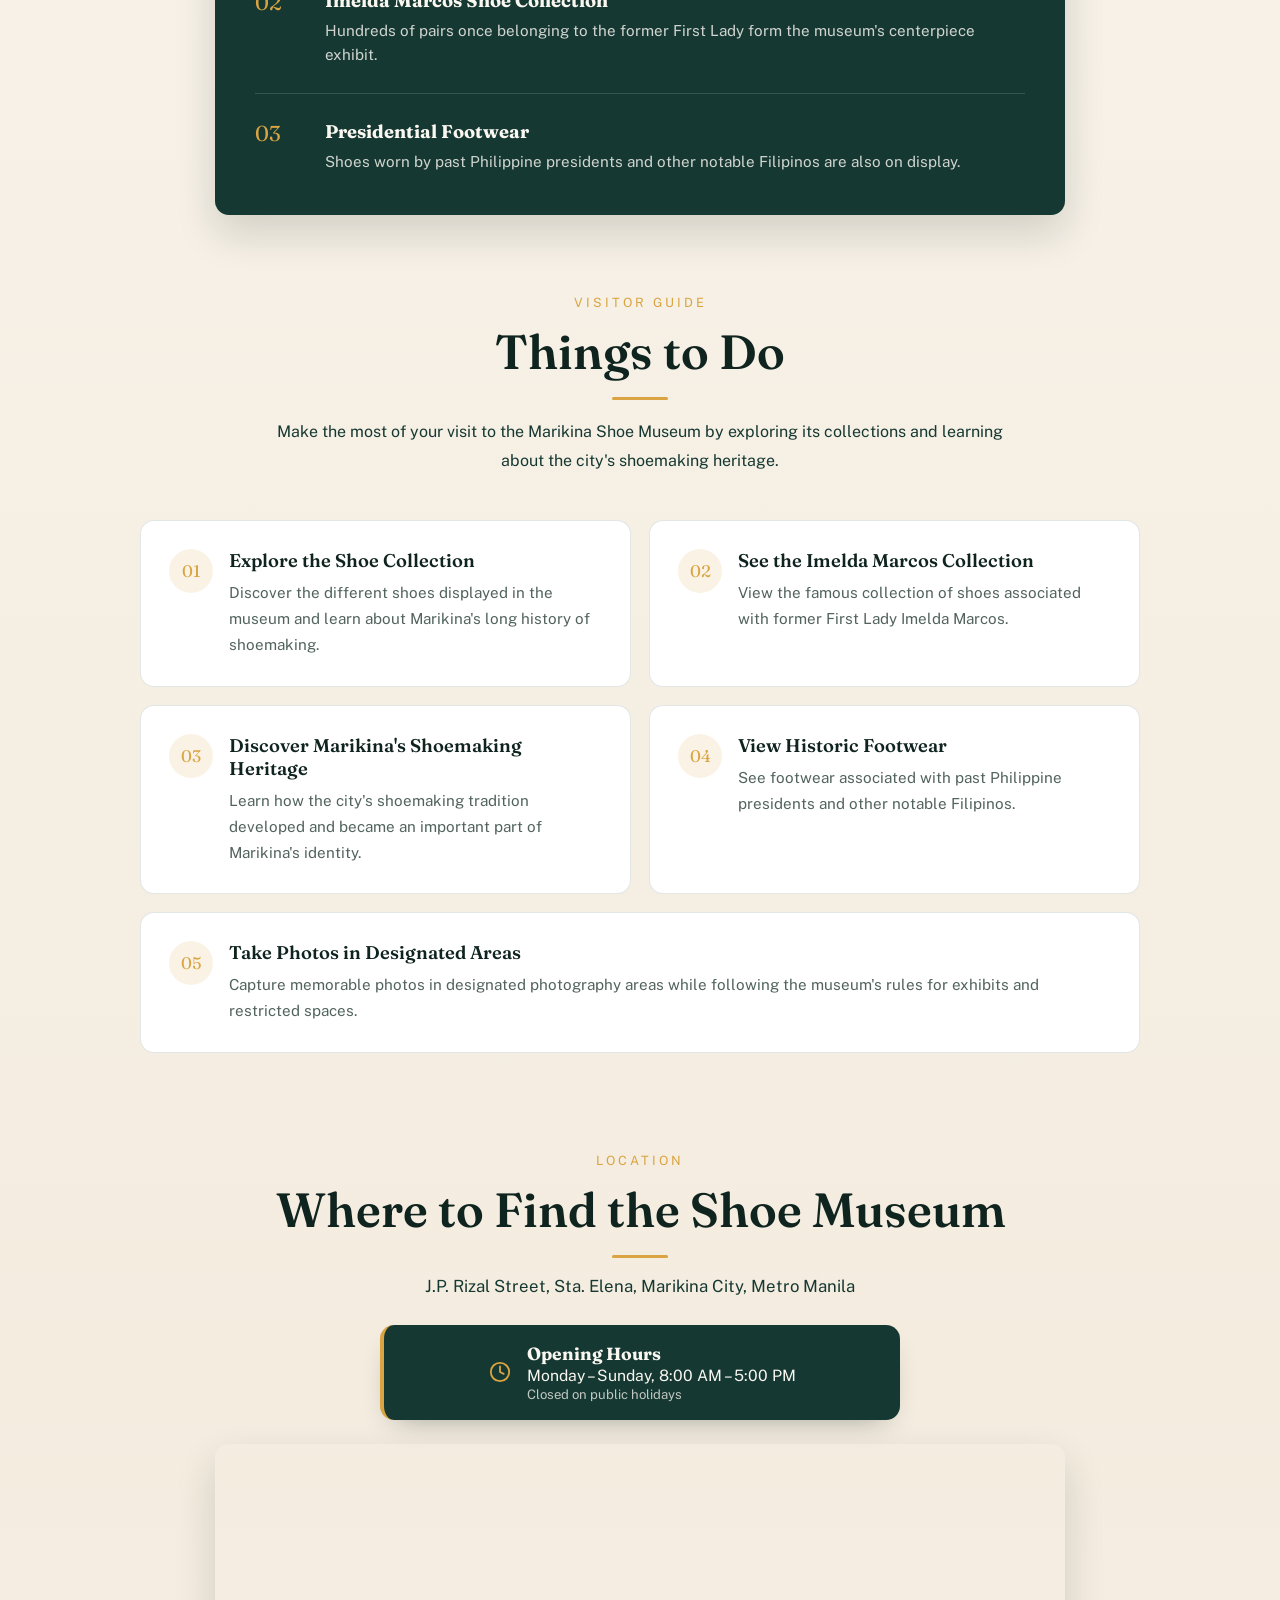
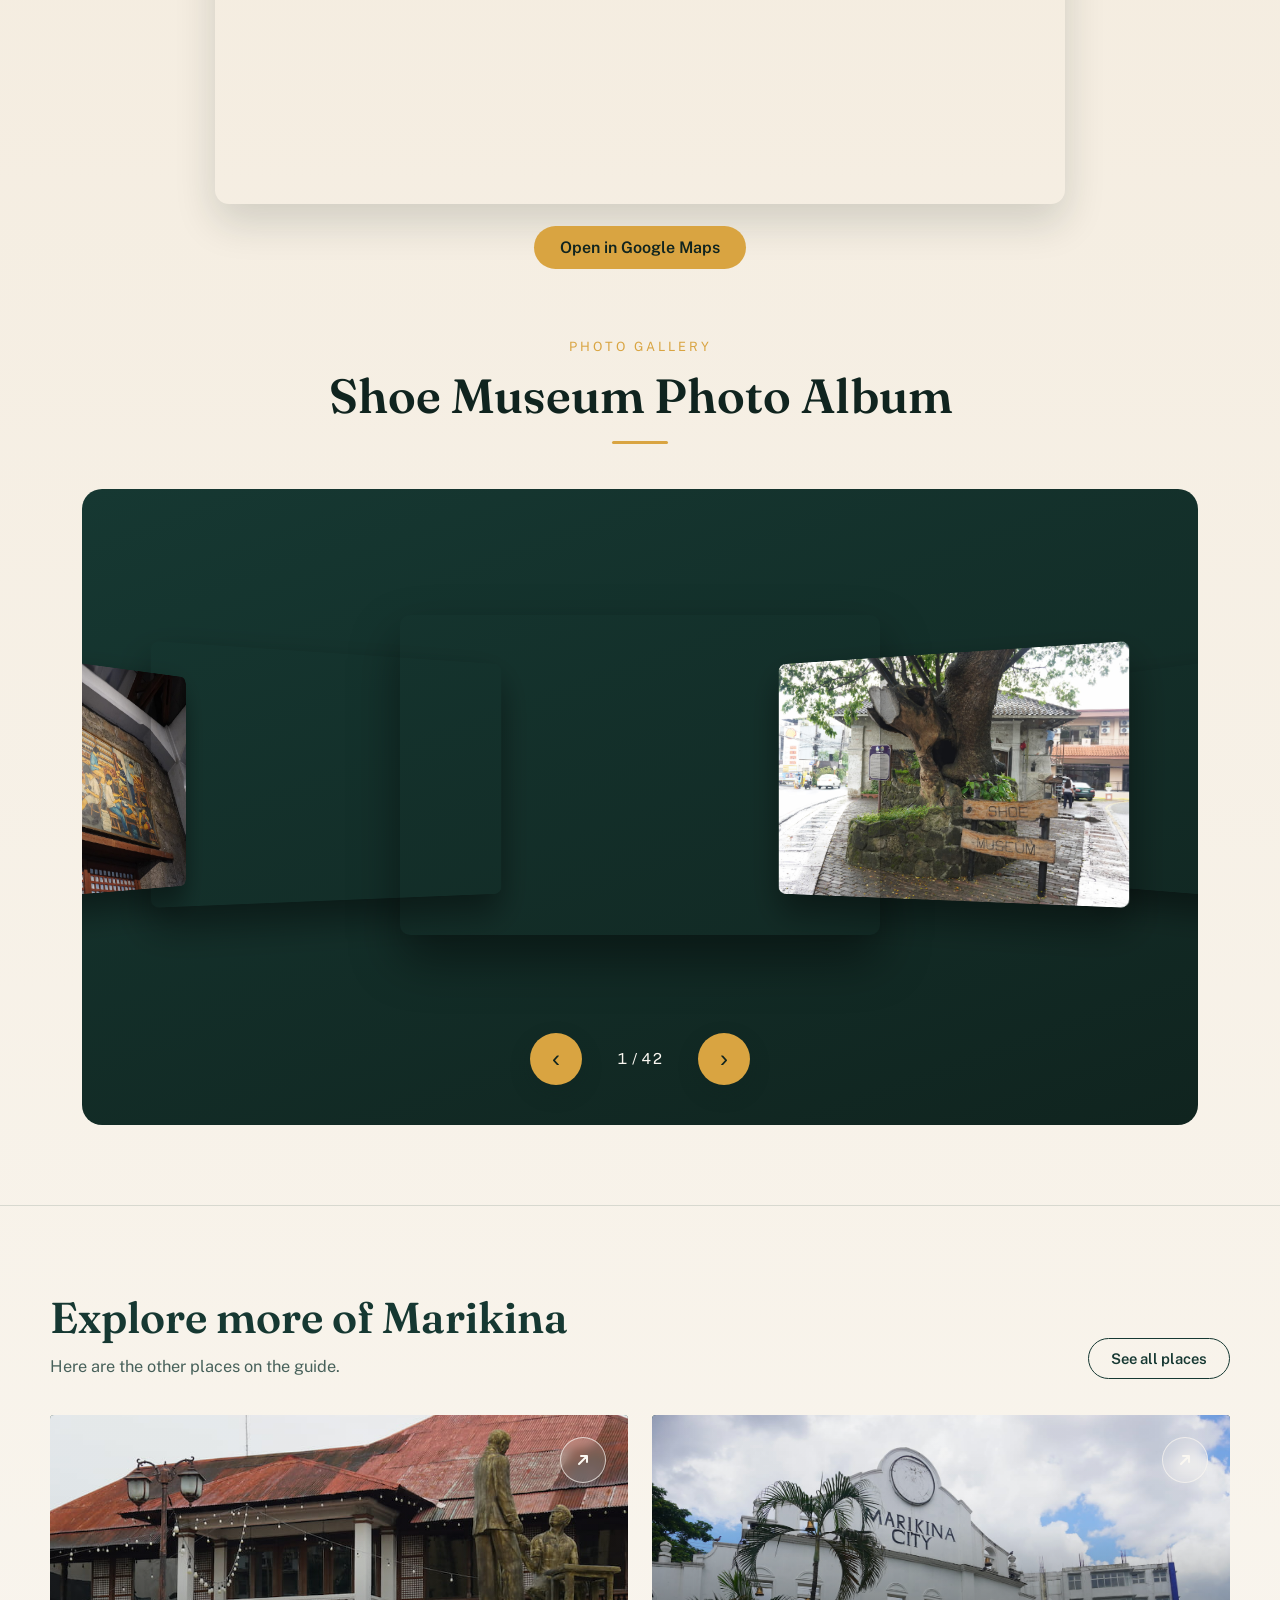
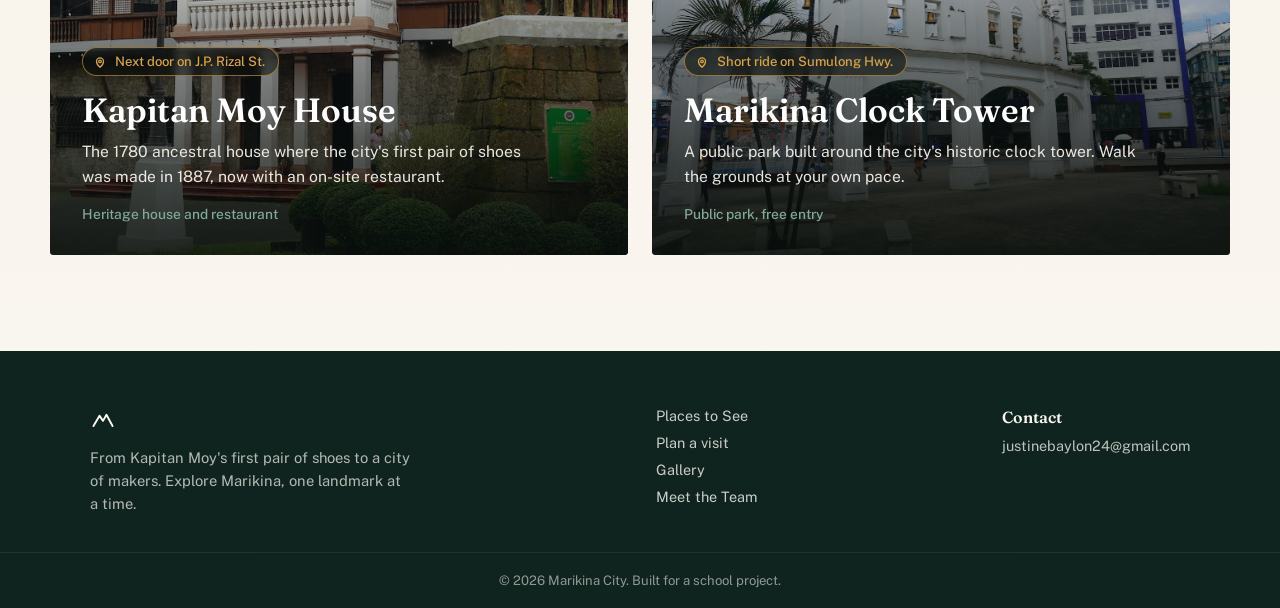
<file: file/shoegallery.html>
<!DOCTYPE html>
<html lang="en">
<head>
<meta charset="UTF-8">
<meta name="viewport" content="width=device-width, initial-scale=1.0">
<title>Gallery — Marikina City Travel Guide</title>
<link rel="preconnect" href="https://fonts.googleapis.com">
<link rel="preconnect" href="https://fonts.gstatic.com" crossorigin>
<link href="https://fonts.googleapis.com/css2?family=Fraunces:ital,opsz,wght@0,9..144,300;0,9..144,500;0,9..144,600;1,9..144,500&family=Public+Sans:wght@400;500;600&display=swap" rel="stylesheet">
<style>
:root{
  --ink:        #10241F;
  --deep-teal:  #163832;
  --forest:     #2C6B57;
  --sage:       #7FA998;
  --sand:       #F4ECDF;
  --cream:      #FAF7F1;
  --gold:       #D9A441;
  --coral:      #C9633B;

  --font-display: "Fraunces", Georgia, serif;
  --font-body: "Public Sans", -apple-system, Segoe UI, Roboto, sans-serif;

  --max-w: 1180px;
  --radius: 4px;
}

*{ box-sizing:border-box; }
html{ scroll-behavior:smooth; }
body{
  margin:0;
  font-family:var(--font-body);
  color:var(--ink);
  background:linear-gradient(180deg, var(--cream) 0%, var(--sand) 55%, var(--cream) 100%);
  -webkit-font-smoothing:antialiased;
}
h1,h2,h3{ font-family:var(--font-display); margin:0; font-weight:600; }
p{ margin:0; }
a{ color:inherit; text-decoration:none; }
img,svg{ display:block; max-width:100%; }
section{ padding:96px 32px; }
@media (max-width:720px){ section{ padding:64px 20px; } }

.btn{
  display:inline-flex;
  align-items:center;
  gap:8px;
  padding:13px 26px;
  border-radius:999px;
  font-family:var(--font-body);
  font-weight:600;
  font-size:0.95rem;
  border:1.5px solid transparent;
  cursor:pointer;
  transition:transform .18s ease, background .18s ease, color .18s ease, border-color .18s ease;
}
.btn:hover{ transform:translateY(-1px); }
.btn-solid{ background:var(--gold); color:var(--ink); }
.btn-solid:hover{ background:#e5b25c; }
.btn-outline{ border-color:rgba(250,247,241,0.6); color:var(--cream); }
.btn-outline:hover{ border-color:var(--cream); background:rgba(250,247,241,0.1); }
.about-panel-btn{
  margin-top:24px;
  border-color:var(--deep-teal);
  color:var(--deep-teal);
}
.about-panel-btn:hover{ background:var(--deep-teal); color:var(--cream); }
.btn-ghost{ border-color:var(--deep-teal); color:var(--deep-teal); }
.btn-ghost:hover{ background:var(--deep-teal); color:var(--cream); }

.site-nav{
  position:fixed;
  top:0; left:0; right:0;
  z-index:50;
  display:flex;
  align-items:center;
  gap:36px;
  padding:22px 40px;
  color:var(--cream);
  background:var(--ink);
  box-shadow:0 8px 24px rgba(16,36,31,0.18);
}
.mark{ color:var(--cream); display:flex; }
.nav-links{
  display:flex;
  gap:30px;
  margin-left:auto;
  font-size:0.95rem;
  font-weight:500;
}
.nav-links a{ opacity:0.9; transition:opacity .15s; }
.nav-links a:hover{ opacity:1; }
.nav-toggle{ display:none; background:none; border:0; cursor:pointer; padding:6px; }
.nav-toggle span{ display:block; width:22px; height:2px; background:var(--cream); margin:5px 0; }

@media (max-width:820px){
  .nav-links, .btn-ghost{ display:none; }
  .nav-toggle{ display:block; margin-left:auto; }
  .nav-links.is-open{
    display:flex;
    position:absolute;
    top:100%; left:0; right:0;
    flex-direction:column;
    gap:0;
    background:var(--ink);
    padding:8px 24px 20px;
    margin-right:0;
  }
  .nav-links.is-open a{ padding:12px 0; border-bottom:1px solid rgba(250,247,241,0.1); }
}

.hero{
  position:relative;
  min-height:100svh;
  display:flex;
  flex-direction:column;
  justify-content:flex-end;
  overflow:hidden;
  color:var(--cream);
}
.hero-slides{ position:absolute; inset:0; }
.hero-slide{
  position:absolute; inset:0;
  opacity:0;
  transition:opacity .9s ease;
}
.hero-slide.is-active{ opacity:1; }
.scene{ width:100%; height:100%; object-fit:cover; object-position:center; }

.hero-scrim{
  position:absolute; inset:0;
  background:linear-gradient(180deg, rgba(15,20,15,0.15) 0%, rgba(10,15,12,0.15) 40%, rgba(8,12,10,0.78) 100%);
  pointer-events:none;
}

.hero-content{
  position:relative;
  z-index:5;
  padding:0 48px 56px;
  max-width:680px;
}
.hero-kicker{
  font-size:0.95rem;
  font-weight:500;
  opacity:0.85;
  margin-bottom:14px;
}
.hero-title{
  font-size:clamp(2.6rem, 6vw, 4.4rem);
  line-height:1.02;
  margin-bottom:18px;
}
.hero-copy{
  font-size:1.05rem;
  line-height:1.55;
  max-width:52ch;
  opacity:0.92;
  margin-bottom:30px;
}
.hero-actions{ display:flex; gap:14px; flex-wrap:wrap; }

.hero-controls{
  position:relative;
  z-index:5;
  display:flex;
  align-items:center;
  gap:18px;
  padding:0 48px;
}
.hero-arrow{
  flex:none;
  width:42px; height:42px;
  border-radius:50%;
  border:1.5px solid rgba(250,247,241,0.45);
  background:rgba(250,247,241,0.06);
  color:var(--cream);
  display:flex; align-items:center; justify-content:center;
  cursor:pointer;
  transition:background .15s, border-color .15s;
}
.hero-arrow:hover{ background:rgba(250,247,241,0.16); border-color:var(--cream); }

.hero-thumbs{
  display:flex;
  gap:10px;
  overflow-x:auto;
  flex:1;
  scrollbar-width:none;
}
.hero-thumbs::-webkit-scrollbar{ display:none; }
.hero-thumb{
  flex:none;
  display:flex;
  align-items:center;
  gap:10px;
  padding:9px 14px 9px 9px;
  border-radius:999px;
  border:1px solid rgba(250,247,241,0.25);
  background:rgba(15,20,17,0.35);
  color:var(--cream);
  cursor:pointer;
  transition:border-color .15s, background .15s;
}
.hero-thumb:hover{ border-color:rgba(250,247,241,0.6); }
.hero-thumb.is-active{ border-color:var(--gold); background:rgba(217,164,65,0.18); }
.thumb-swatch{
  width:26px; height:26px;
  border-radius:50%;
  flex:none;
}
.swatch-0{ background:linear-gradient(180deg,#F4E3C6,#C97B58); }
.swatch-1{ background:linear-gradient(180deg,#DCEDE6,#4F8E77); }
.swatch-2{ background:linear-gradient(180deg,#F4D9B8,#A85B45); }
.swatch-3{ background:linear-gradient(180deg,#2C3E63,#0E1B33); }
.thumb-label{ font-size:0.82rem; font-weight:500; white-space:nowrap; }
@media (max-width:640px){ .thumb-label{ display:none; } }

.hero-progress{
  position:relative;
  z-index:5;
  padding:18px 48px 30px;
  display:flex;
  align-items:center;
  gap:16px;
}
.hero-count{ font-size:0.85rem; opacity:0.85; flex:none; font-variant-numeric:tabular-nums; }
.progress-track{
  flex:1;
  height:2px;
  background:rgba(250,247,241,0.25);
  border-radius:2px;
  overflow:hidden;
}
.progress-fill{
  height:100%;
  width:25%;
  background:var(--gold);
  transition:width .35s ease;
}

@media (max-width:640px){
  .hero-content{ padding:0 22px 36px; }
  .hero-controls{ padding:0 22px; }
  .hero-progress{ padding:16px 22px 24px; }
}

.about-tabs{
  max-width:var(--max-w);
  margin:0 auto 48px;
  display:flex;
  gap:12px;
  flex-wrap:wrap;
}
.about-tab{
  padding:11px 22px;
  border-radius:999px;
  border:1.5px solid var(--sand);
  background:transparent;
  color:var(--deep-teal);
  font-family:var(--font-body);
  font-weight:600;
  font-size:0.9rem;
  cursor:pointer;
  transition:background .15s, color .15s, border-color .15s;
}
.about-tab:hover{ border-color:var(--forest); }
.about-tab.is-active{ background:var(--deep-teal); color:var(--cream); border-color:var(--deep-teal); }

.about-panels{ max-width:var(--max-w); margin:0 auto; }
.about-panel{ display:none; }
.about-panel.is-active{
  display:grid;
  grid-template-columns:1fr 1.2fr;
  gap:56px;
  align-items:center;
}
.about-panel-image img{
  width:100%;
  aspect-ratio:4/3;
  object-fit:cover;
  border-radius:var(--radius);
}
.about-panel-text h2{ font-size:2rem; margin-bottom:20px; }
.about-panel-text p{ font-size:1.05rem; line-height:1.65; color:var(--deep-teal); margin-bottom:16px; }
.about-stats{
  display:flex;
  gap:32px;
  flex-wrap:wrap;
  margin-top:24px;
  padding-top:24px;
  border-top:2px solid var(--sand);
}
.stat-value{
  display:block;
  font-family:var(--font-display);
  font-size:1.7rem;
  color:var(--forest);
}
.stat-label{
  display:block;
  font-size:0.9rem;
  color:var(--deep-teal);
  opacity:0.75;
  margin-top:2px;
}
@media (max-width:820px){
  .about-panel.is-active{ grid-template-columns:1fr; gap:28px; }
}

.highlights{ background:var(--deep-teal); color:var(--cream); }
.highlights h2{
  max-width:var(--max-w);
  margin:0 auto 40px;
  font-size:2rem;
}
.highlight-grid{
  max-width:var(--max-w);
  margin:0 auto;
  display:grid;
  grid-template-columns:repeat(3, 1fr);
  gap:2px;
  background:rgba(250,247,241,0.15);
}
.highlight-card{
  background:var(--deep-teal);
  padding:36px 30px;
}
.card-icon{ width:36px; height:36px; color:var(--gold); margin-bottom:22px; }
.highlight-card h3{ font-size:1.25rem; margin-bottom:10px; }
.highlight-card p{ font-size:0.95rem; line-height:1.55; opacity:0.82; }
@media (max-width:820px){ .highlight-grid{ grid-template-columns:1fr; } }

.gallery{ max-width:var(--max-w); margin:0 auto; }
.gallery h2{ font-size:2rem; margin-bottom:12px; }
.gallery-subtitle{
  font-size:1.05rem;
  color:var(--deep-teal);
  margin-bottom:48px;
  max-width:56ch;
}

.gallery-hero{
  position:relative;
  margin-top:78px;
  min-height:calc(100svh - 78px);
  display:flex;
  flex-direction:column;
  justify-content:flex-end;
  overflow:hidden;
  color:var(--cream);
}
.gallery-hero-bg{
  position:absolute;
  top:-12%; left:0; right:0;
  height:124%;
  background:url('pictures/ShoeMuseum.jpg') center/cover no-repeat;
  will-change:transform;
  pointer-events:none;
}
.gallery-hero-scrim{
  position:absolute; inset:0;
  background:linear-gradient(180deg, rgba(15,20,15,0.15) 0%, rgba(10,15,12,0.25) 45%, rgba(8,12,10,0.85) 100%);
  pointer-events:none;
}
.gallery-page{ padding:0; max-width:none; }
.gallery-page-head{
  position:relative;
  z-index:2;
  max-width:640px;
  margin:0 auto;
  padding:0 40px 64px;
  text-align:center;
}
.gallery-page-kicker{
  font-size:0.95rem;
  font-weight:500;
  color:var(--gold);
  margin-bottom:10px;
}
.gallery-page-head h1{ font-size:clamp(2.2rem, 5vw, 3rem); margin-bottom:16px; }
.gallery-page-head p{ font-size:1.05rem; line-height:1.6; color:var(--cream); opacity:.92; }
.gallery-back-btn{ margin-top:24px; background:var(--gold); color:var(--ink); }
.gallery-back-btn:hover{ background:#e5b25c; }
.gallery-body{ max-width:var(--max-w); margin:0 auto; padding:64px 32px 80px; }
@media (max-width:640px){
  .gallery-page-head{ padding:0 22px 44px; }
  .gallery-body{ padding:48px 20px 56px; }
}

.cf-stage{
  position:relative;
  display:flex;
  flex-direction:column;
  align-items:center;
  justify-content:center;
  gap:28px;
  padding:48px 24px 56px;
  border-radius:16px;
  background:linear-gradient(160deg, rgba(217,164,65,0.10) 0%, rgba(22,56,50,0.06) 100%);
  border:1px solid rgba(22,56,50,0.08);
  perspective:1400px;
}
.cf-track{
  position:relative;
  width:100%;
  max-width:640px;
  height:460px;
  transform-style:preserve-3d;
}
.cf-card{
  position:absolute;
  top:50%;
  left:50%;
  max-width:480px;
  max-height:460px;
  width:auto;
  height:auto;
  border-radius:var(--radius);
  overflow:hidden;
  box-shadow:0 20px 40px rgba(16,36,31,0.28);
  cursor:pointer;
  transition:transform .5s ease, opacity .5s ease;
  backface-visibility:hidden;
}
.cf-card img{
  display:block;
  max-width:480px;
  max-height:460px;
  width:auto;
  height:auto;
  border-radius:var(--radius);
}
.cf-controls{
  position:relative;
  z-index:10;
  display:flex;
  justify-content:center;
  gap:20px;
}
.cf-arrow{
  width:52px; height:52px;
  border-radius:50%;
  border:none;
  background:var(--deep-teal);
  color:var(--cream);
  font-size:1.5rem;
  line-height:1;
  display:flex; align-items:center; justify-content:center;
  cursor:pointer;
  box-shadow:0 8px 20px rgba(16,36,31,0.25);
  transition:background .15s, transform .15s;
}
.cf-arrow:hover{ background:var(--forest); transform:translateY(-2px); }
@media (max-width:640px){
  .cf-track{ max-width:320px; height:340px; }
  .cf-card{ max-width:300px; max-height:340px; }
  .cf-card img{ max-width:300px; max-height:340px; }
  .cf-arrow{ width:44px; height:44px; font-size:1.3rem; }
}
@media (prefers-reduced-motion: reduce){
  .cf-card{ transition:none; }
}

.visit{ background:var(--sand); }
.visit-inner{
  max-width:640px;
  margin:0 auto;
  text-align:center;
}
.visit h2{ font-size:2rem; margin-bottom:16px; }
.visit p{ font-size:1.05rem; line-height:1.6; color:var(--deep-teal); margin-bottom:28px; }

.site-footer{
  background:var(--ink);
  color:var(--cream);
  font-size:0.9rem;
}
.footer-top{
  max-width:var(--max-w);
  margin:0 auto;
  display:flex;
  flex-wrap:wrap;
  gap:40px;
  justify-content:space-between;
  padding:56px 40px 36px;
}
.footer-about{ max-width:320px; }
.footer-about .mark{ color:var(--cream); margin-bottom:14px; }
.footer-about p{ opacity:0.7; line-height:1.55; font-size:0.92rem; }
.footer-links{ display:flex; flex-direction:column; gap:10px; }
.footer-links a{ opacity:0.8; }
.footer-links a:hover{ opacity:1; }
.footer-contact h3{
  font-family:var(--font-display);
  font-size:1rem;
  font-weight:600;
  margin-bottom:10px;
}
.footer-contact p{ opacity:0.75; margin-bottom:10px; }
.footer-social{ display:flex; gap:16px; }
.footer-social a{ opacity:0.8; font-size:0.85rem; }
.footer-social a:hover{ opacity:1; }
.footer-bottom{
  text-align:center;
  padding:20px 24px;
  border-top:1px solid rgba(250,247,241,0.12);
  opacity:0.55;
  font-size:0.82rem;
}
@media (max-width:640px){
  .footer-top{ padding:40px 22px 28px; gap:28px; }
}

.visit-maps{
  max-width:var(--max-w);
  margin:0 auto 40px;
  display:grid;
  grid-template-columns:repeat(3, 1fr);
  gap:24px;
  padding:0 32px;
}
.visit-map-card{ text-align:left; }
.visit-map-card iframe{
  width:100%;
  height:220px;
  border:0;
  border-radius:var(--radius);
  display:block;
}
.visit-map-card p{
  margin-top:10px;
  font-size:0.85rem;
  line-height:1.4;
  color:var(--deep-teal);
}
.visit-map-card strong{ font-family:var(--font-display); font-weight:600; }
@media (max-width:820px){
  .visit-maps{ grid-template-columns:1fr; padding:0 20px; }
}

@media (prefers-reduced-motion: reduce){
  html{ scroll-behavior:auto; }
  .hero-slide{ transition:none; }
  .btn{ transition:none; }
}
:focus-visible{
  outline:2px solid var(--gold);
  outline-offset:2px;
}


/* ===== SHOE MUSEUM INFO ===== */
.gallery-info{max-width:1000px;margin:0 auto;}
.brief-history{max-width:850px;margin:70px auto 60px;text-align:center;}
.brief-history h2{font-size:clamp(2rem,5vw,3rem);margin-bottom:22px;}
.brief-history p{font-size:1.05rem;line-height:1.8;color:var(--deep-teal);}

.gallery-info .about-highlights{
  max-width:850px;margin:0 auto 80px;padding:40px;
  background:var(--deep-teal);color:var(--cream);
  border-radius:var(--radius);
  box-shadow:0 18px 40px rgba(16,36,31,.16);
}
.gallery-info .about-highlights h3{display:flex;align-items:center;gap:10px;font-size:1.5rem;margin-bottom:28px;justify-content:center;}
.gallery-info .about-highlights h3 svg{color:var(--gold);flex:none;}
.gallery-info .about-highlights ol{list-style:none;padding:0;margin:0;display:grid;gap:26px;}
.gallery-info .about-highlights li{display:grid;grid-template-columns:52px 1fr;gap:18px;align-items:start;padding-bottom:26px;border-bottom:1px solid rgba(250,247,241,.14);}
.gallery-info .about-highlights li:last-child{padding-bottom:0;border-bottom:0;}
.gallery-info .highlight-num{font-family:var(--font-display);font-size:1.35rem;color:var(--gold);}
.gallery-info .about-highlights strong{display:block;font-family:var(--font-display);font-size:1.15rem;margin-bottom:7px;}
.gallery-info .about-highlights li p{font-size:.95rem;line-height:1.6;opacity:.82;}

.gallery-info .things-to-do{max-width:850px;margin:0 auto 100px;}
.gallery-info .things-to-do-head{max-width:760px;margin:0 auto 45px;text-align:center;}
.gallery-info .section-kicker{font-size:.8rem;letter-spacing:3px;text-transform:uppercase;color:var(--gold);margin-bottom:12px;}
.gallery-info .things-to-do-head h2{font-size:clamp(2rem,5vw,3rem);margin-bottom:18px;}
.gallery-info .things-to-do-head p:last-child{font-size:1rem;line-height:1.8;color:var(--deep-teal);}

#album{max-width:760px;margin:0 auto 45px;text-align:center;}
#album .section-kicker{font-size:.8rem;letter-spacing:3px;text-transform:uppercase;color:var(--gold);margin-bottom:12px;}
#album h2{font-size:clamp(2rem,5vw,3rem);margin:0;}
.gallery-info .things-to-do-grid{display:grid;grid-template-columns:1fr;gap:18px;}
.gallery-info .thing-card{display:grid;grid-template-columns:50px 1fr;gap:16px;padding:28px;background:#fff;border:1px solid rgba(23,60,52,.12);border-radius:var(--radius);transition:transform .35s ease,box-shadow .35s ease;}
.gallery-info .thing-card:hover{transform:translateY(-5px);box-shadow:0 15px 35px rgba(16,36,31,.12);}
.gallery-info .thing-number{font-family:var(--font-display);font-size:1.35rem;color:var(--gold);}
.gallery-info .thing-card h3{font-size:1.15rem;margin-bottom:8px;}
.gallery-info .thing-card p{font-size:.95rem;line-height:1.7;color:#52635e;margin:0;}
@media(max-width:700px){
  .brief-history{margin:55px auto 45px;}
  .gallery-info .about-highlights{margin-bottom:60px;padding:28px 22px;}
  .gallery-info .about-highlights li{grid-template-columns:40px 1fr;gap:12px;}
  .gallery-info .things-to-do{margin-bottom:70px;}
  .gallery-info .thing-card{grid-template-columns:42px 1fr;padding:23px;}
}

/* Mobile nav fix: stop coverflow cards from widening the page */
html,body{ overflow-x:hidden; }
.cf-stage{ overflow:hidden; }

/* Location section */
#location{ max-width:850px; margin:0 auto 70px; text-align:center; scroll-margin-top:100px; }
#location .section-kicker{ font-size:.8rem; letter-spacing:3px; text-transform:uppercase; color:var(--gold); margin-bottom:12px; }
#location h2{ font-size:clamp(2rem,5vw,3rem); margin:0 0 14px; }
.location-address{ font-size:1.05rem; line-height:1.7; color:var(--deep-teal); margin-bottom:24px; }
.location-map{ border-radius:var(--radius); overflow:hidden; box-shadow:0 18px 40px rgba(16,36,31,.16); }
.location-map iframe{ width:100%; height:360px; border:0; display:block; }
.location-dir{ display:inline-block; margin-top:22px; padding:12px 26px; background:var(--gold); color:var(--ink); font-weight:600; border-radius:var(--radius); transition:background .15s; }
.location-dir:hover{ background:#e5b25c; }
@media (max-width:640px){ .location-map iframe{ height:280px; } }

/* ===== ENHANCEMENTS ===== */
:root{ --ease:cubic-bezier(.22,1,.36,1); }
html{ scroll-padding-top:96px; }
[id]{ scroll-margin-top:100px; }
.gallery-info,.things-to-do{ padding:0; }
.gallery-body{ padding-top:40px; }

.nav-links a{ position:relative; padding:6px 0; opacity:.85; }
.nav-links a::after{ content:""; position:absolute; left:0; right:0; bottom:0; height:2px; background:var(--gold); transform:scaleX(0); transform-origin:left; transition:transform .3s var(--ease); }
.nav-links a:hover::after,.nav-links a.is-current::after{ transform:scaleX(1); }
.nav-links a:hover,.nav-links a.is-current{ opacity:1; }
.scroll-progress{ position:absolute; left:0; bottom:0; height:3px; width:100%; background:var(--gold); transform:scaleX(0); transform-origin:left; }

.gallery-hero-scrim{ background:linear-gradient(180deg,rgba(8,14,12,.45) 0%,rgba(8,14,12,.35) 40%,rgba(8,14,12,.92) 100%); }
.gallery-page-head{ padding-bottom:32px; }
.gallery-page-head p.gallery-page-kicker{ display:inline-block; padding:7px 16px; border-radius:999px; background:rgba(8,14,12,.6); border:1px solid rgba(217,164,65,.55); font-size:.78rem; letter-spacing:.14em; text-transform:uppercase; color:var(--gold); opacity:1; text-shadow:none; margin-bottom:18px; }
.gallery-page-head h1{ color:#fff; text-shadow:0 2px 24px rgba(0,0,0,.55); }
.gallery-page-head h1::after{ content:""; display:block; width:64px; height:3px; background:var(--gold); margin:18px auto 0; border-radius:2px; }
.gallery-page-head p{ opacity:1; text-shadow:0 1px 12px rgba(0,0,0,.6); }
.gallery-back-btn{ text-shadow:none; }
.museum-facts{ position:relative; z-index:2; list-style:none; margin:0 auto 36px; padding:0; display:grid; grid-template-columns:repeat(4,1fr); max-width:900px; width:calc(100% - 64px); background:rgba(8,14,12,.72); border:1px solid rgba(250,247,241,.18); border-radius:14px; }
.museum-facts li{ padding:18px 14px; text-align:center; border-left:1px solid rgba(250,247,241,.14); }
.museum-facts li:first-child{ border-left:0; }
.museum-facts strong{ display:block; font-family:var(--font-display); font-size:1.35rem; color:var(--gold); }
.museum-facts span{ font-size:.8rem; opacity:.85; }
@media (max-width:640px){
  .museum-facts{ grid-template-columns:repeat(2,1fr); width:calc(100% - 40px); }
  .museum-facts li:nth-child(3){ border-left:0; }
  .museum-facts li:nth-child(n+3){ border-top:1px solid rgba(250,247,241,.14); }
}

.brief-history h2::after,.things-to-do-head h2::after,#location h2::after{ content:""; display:block; width:56px; height:3px; background:var(--gold); margin:16px auto 0; border-radius:2px; }
.gallery-info .about-highlights{ border-top:4px solid var(--gold); border-radius:14px; }
.gallery-info .about-highlights li{ transition:transform .3s var(--ease); }
.gallery-info .about-highlights li:hover{ transform:translateX(6px); }

.gallery-info .things-to-do{ max-width:1000px; }
.gallery-info .things-to-do-grid{ grid-template-columns:repeat(2,1fr); }
.gallery-info .thing-card:last-child{ grid-column:1/-1; }
.gallery-info .thing-card{ position:relative; overflow:hidden; border-radius:14px; grid-template-columns:44px 1fr; }
.gallery-info .thing-card.reveal{ transition:opacity .7s var(--ease) var(--d,0s), transform .7s var(--ease) var(--d,0s), box-shadow .35s ease; }
.gallery-info .thing-card.reveal.is-visible:hover{ transition-delay:0s; }
.gallery-info .thing-card:nth-child(even){ --d:.1s; }
.gallery-info .thing-card::before{ content:""; position:absolute; left:0; top:0; bottom:0; width:4px; background:var(--gold); transform:scaleY(0); transform-origin:top; transition:transform .4s var(--ease); }
.gallery-info .thing-card:hover::before{ transform:scaleY(1); }
.gallery-info .thing-number{ width:44px; height:44px; border-radius:50%; display:grid; place-items:center; background:rgba(217,164,65,.14); font-size:1.05rem; }
@media (max-width:700px){
  .gallery-info .things-to-do-grid{ grid-template-columns:1fr; }
  .gallery-info .thing-card:last-child{ grid-column:auto; }
  .gallery-info .thing-card{ grid-template-columns:44px 1fr; }
}

#location .location-map{ border-radius:14px; }
.location-dir{ border-radius:999px; }

.cf-stage{ border:0; border-radius:20px; background:linear-gradient(160deg,#163832,#10241F); padding:56px 24px 40px; }
.cf-stage:focus-visible{ outline:2px solid var(--gold); }
.cf-card{ border-radius:10px; box-shadow:0 24px 50px rgba(0,0,0,.45); }
.cf-controls{ align-items:center; }
.cf-arrow{ background:var(--gold); color:var(--ink); }
.cf-arrow:hover{ background:#e5b25c; }
.cf-count{ min-width:76px; text-align:center; color:var(--cream); font-size:.95rem; font-variant-numeric:tabular-nums; }

.reveal{ opacity:0; transform:translate3d(0,26px,0); transition:opacity .7s var(--ease) var(--d,0s), transform .7s var(--ease) var(--d,0s); }
.reveal.is-visible{ opacity:1; transform:none; }
@media (prefers-reduced-motion:reduce){ .reveal{ opacity:1; transform:none; transition:none; } }
.hours-card{ display:flex; align-items:center; justify-content:center; gap:16px; text-align:left; max-width:520px; margin:0 auto 24px; padding:18px 24px; background:var(--deep-teal); color:var(--cream); border-radius:14px; border-left:4px solid var(--gold); box-shadow:0 12px 30px -16px rgba(16,36,31,.45); }
.hours-card svg{ flex:none; color:var(--gold); }
.hours-card strong{ display:block; font-family:var(--font-display); font-size:1.1rem; margin-bottom:2px; }
.hours-card p{ font-size:.98rem; margin:0; }
.hours-card small{ display:block; margin-top:2px; font-size:.82rem; opacity:.75; }
.to-top{ position:fixed; right:22px; bottom:22px; z-index:60; width:48px; height:48px; border-radius:50%; border:0; background:var(--gold); color:var(--ink); display:grid; place-items:center; cursor:pointer; box-shadow:0 10px 24px rgba(16,36,31,.35); opacity:0; visibility:hidden; transform:translateY(12px); transition:opacity .3s var(--ease), transform .3s var(--ease), visibility .3s, background .15s; }
.to-top.is-shown{ opacity:1; visibility:visible; transform:none; }
.to-top:hover{ background:#e5b25c; }

/* ===== EXPLORE MORE (end-of-page navigation to the other places) ===== */
.explore-more{ padding:88px 32px 96px; border-top:1px solid rgba(22,56,50,.14); }
.em-inner{ max-width:var(--max-w); margin:0 auto; }
.em-head{ display:flex; align-items:flex-end; justify-content:space-between; gap:24px; flex-wrap:wrap; margin-bottom:36px; }
.em-head h2{ font-size:clamp(1.9rem,4.2vw,2.7rem); line-height:1.1; color:var(--deep-teal); }
.em-head p{ margin-top:12px; font-size:1.02rem; line-height:1.6; color:var(--deep-teal); opacity:.78; max-width:46ch; }
.em-all{ display:inline-flex; align-items:center; gap:8px; padding:11px 22px; border:1.5px solid var(--deep-teal); border-radius:999px; font-weight:600; font-size:.92rem; color:var(--deep-teal); transition:background .18s ease, color .18s ease; }
.em-all:hover{ background:var(--deep-teal); color:var(--cream); }
.em-grid{ display:grid; grid-template-columns:repeat(2,1fr); gap:24px; }
.em-card{ position:relative; display:flex; flex-direction:column; justify-content:flex-end; min-height:440px; border-radius:var(--radius); overflow:hidden; background:var(--deep-teal); color:var(--cream); isolation:isolate; }
.em-card img{ position:absolute; inset:0; width:100%; height:100%; object-fit:cover; z-index:-2; transform:scale(var(--zoom,1)); transition:transform .9s var(--ease); }
.em-card::before{ content:""; position:absolute; inset:0; z-index:-1; background:linear-gradient(180deg, rgba(8,14,12,.05) 25%, rgba(8,14,12,.45) 55%, rgba(8,14,12,.88) 100%); }
.em-card:hover img{ transform:scale(calc(var(--zoom,1) * 1.05)); }
.em-body{ padding:32px 32px 30px; max-width:520px; }
.em-chip{ display:inline-flex; align-items:center; gap:8px; padding:6px 13px 6px 10px; margin-bottom:16px; border-radius:999px; background:rgba(8,14,12,.55); border:1px solid rgba(217,164,65,.6); font-size:.82rem; font-weight:500; color:var(--gold); backdrop-filter:blur(4px); }
.em-chip svg{ flex:none; }
.em-body h3{ font-size:clamp(1.6rem,3vw,2.1rem); line-height:1.1; margin-bottom:10px; color:#fff; }
.em-body p{ font-size:.98rem; line-height:1.6; opacity:.92; }
.em-body p.em-meta{ margin-top:14px; font-size:.86rem; font-weight:500; color:var(--sage); opacity:1; }
.em-go{ position:absolute; top:22px; right:22px; width:46px; height:46px; display:grid; place-items:center; border-radius:50%; background:rgba(250,247,241,.14); border:1.5px solid rgba(250,247,241,.7); color:var(--cream); backdrop-filter:blur(4px); transition:background .25s ease, color .25s ease, border-color .25s ease, transform .35s var(--ease); }
.em-card:hover .em-go, .em-card:focus-visible .em-go{ background:var(--gold); border-color:var(--gold); color:var(--ink); transform:rotate(45deg); }
.em-card:focus-visible{ outline:3px solid var(--gold); outline-offset:3px; }
@media (max-width:820px){
  .em-grid{ grid-template-columns:1fr; }
  .em-card{ min-height:380px; }
}
@media (max-width:720px){
  .explore-more{ padding:64px 20px 72px; }
  .em-body{ padding:24px 22px 24px; }
}
@media (prefers-reduced-motion:reduce){
  .em-card img, .em-go{ transition:none; }
  .em-card:hover img{ transform:scale(var(--zoom,1)); }
}
</style>
</head>
<body>

<header class="site-nav" id="siteNav">
  <a href="../index.html" class="mark" aria-label="Home">
    <svg width="30" height="30" viewBox="0 0 30 30" fill="none">
      <path d="M4 22L11 10L15 16L19 9L26 22" stroke="currentColor" stroke-width="2.2" stroke-linecap="round" stroke-linejoin="round"/>
    </svg>
  </a>

  <nav class="nav-links" aria-label="Primary">
    <a href="#top">Overview</a>
    <a href="#brief-history">Brief History</a>
    <a href="#things-to-do">Things to Do</a>
    <a href="#location">Location</a>
    <a href="#album">Album</a>
  </nav>

  <button class="nav-toggle" aria-label="Open menu" aria-expanded="false">
    <span></span><span></span><span></span>
  </button>
  <div class="scroll-progress" id="scrollProgress"></div>
</header>

<section class="gallery-page" id="top">

  <div class="gallery-hero">
    <div class="gallery-hero-bg" id="heroBg"></div>
    <div class="gallery-hero-scrim"></div>
    <div class="gallery-page-head">
      <p class="gallery-page-kicker">Marikina City</p>
      <h1>Marikina Shoe Museum</h1>
      <p>Explore the gallery and discover the history behind one of Marikina City's most iconic landmarks.</p>
      <a class="btn gallery-back-btn" href="../index.html#explore">← Back to Main Page</a>
    </div>
    <ul class="museum-facts reveal">
      <li><strong>1880s</strong><span>Historic building</span></li>
      <li><strong>2001</strong><span>Museum opened</span></li>
      <li><strong>₱50</strong><span>Entry fee</span></li>
      <li><strong>8AM – 5PM</strong><span>Open daily</span></li>
    </ul>
  </div>

  <div class="gallery-body">

  <section class="gallery-info">

  <div class="brief-history reveal" id="brief-history">
    <p class="section-kicker">The Story</p>
    <h2>Brief History</h2>
    <p>
      The Marikina Shoe Museum is housed in a historic stone building dating back
      to the 1880s. It once served as a Spanish-era armory and later became a
      detention site during the Philippine–American War. The museum opened in
      2001 to celebrate Marikina's identity as the Shoe Capital of the Philippines.
      One of its main attractions is the collection of shoes associated with former
      First Lady Imelda Marcos, along with footwear worn by past Philippine
      presidents and other notable Filipinos.
    </p>
  </div>

  <aside class="about-highlights reveal">
    <h3>
      <svg xmlns="http://www.w3.org/2000/svg" viewBox="0 0 24 24" width="20" height="20"
           fill="none" stroke="currentColor" stroke-width="2">
        <circle cx="12" cy="12" r="10"/>
        <path d="M8 12l2.5 2.5L16 9"/>
      </svg>
      Top Highlights
    </h3>
    <ol>
      <li>
        <span class="highlight-num">01</span>
        <div>
          <strong>Historic 1880s Building</strong>
          <p>Once a Spanish-era armory and Philippine–American War detention site, now home to the city's most storied collection.</p>
        </div>
      </li>
      <li>
        <span class="highlight-num">02</span>
        <div>
          <strong>Imelda Marcos Shoe Collection</strong>
          <p>Hundreds of pairs once belonging to the former First Lady form the museum's centerpiece exhibit.</p>
        </div>
      </li>
      <li>
        <span class="highlight-num">03</span>
        <div>
          <strong>Presidential Footwear</strong>
          <p>Shoes worn by past Philippine presidents and other notable Filipinos are also on display.</p>
        </div>
      </li>
    </ol>
  </aside>

  <section class="things-to-do" id="things-to-do">
    <div class="things-to-do-head reveal">
      <p class="section-kicker">Visitor Guide</p>
      <h2>Things to Do</h2>
      <p>
        Make the most of your visit to the Marikina Shoe Museum by exploring
        its collections and learning about the city's shoemaking heritage.
      </p>
    </div>

    <div class="things-to-do-grid">

      <div class="thing-card reveal">
        <span class="thing-number">01</span>
        <div>
          <h3>Explore the Shoe Collection</h3>
          <p>
            Discover the different shoes displayed in the museum and learn
            about Marikina's long history of shoemaking.
          </p>
        </div>
      </div>

      <div class="thing-card reveal">
        <span class="thing-number">02</span>
        <div>
          <h3>See the Imelda Marcos Collection</h3>
          <p>
            View the famous collection of shoes associated with former
            First Lady Imelda Marcos.
          </p>
        </div>
      </div>

      <div class="thing-card reveal">
        <span class="thing-number">03</span>
        <div>
          <h3>Discover Marikina's Shoemaking Heritage</h3>
          <p>
            Learn how the city's shoemaking tradition developed and became
            an important part of Marikina's identity.
          </p>
        </div>
      </div>

      <div class="thing-card reveal">
        <span class="thing-number">04</span>
        <div>
          <h3>View Historic Footwear</h3>
          <p>
            See footwear associated with past Philippine presidents and
            other notable Filipinos.
          </p>
        </div>
      </div>

      <div class="thing-card reveal">
        <span class="thing-number">05</span>
        <div>
          <h3>Take Photos in Designated Areas</h3>
          <p>
            Capture memorable photos in designated photography areas while
            following the museum's rules for exhibits and restricted spaces.
          </p>
        </div>
      </div>

    </div>
  </section>

  </section>

  <div id="location" class="reveal">
    <p class="section-kicker">Location</p>
    <h2>Where to Find the Shoe Museum</h2>
    <p class="location-address">J.P. Rizal Street, Sta. Elena, Marikina City, Metro Manila</p>
    <div class="hours-card">
      <svg width="22" height="22" viewBox="0 0 24 24" fill="none" stroke="currentColor" stroke-width="2" stroke-linecap="round" stroke-linejoin="round" aria-hidden="true"><circle cx="12" cy="12" r="10"/><path d="M12 6v6l4 2"/></svg>
      <div>
        <strong>Opening Hours</strong>
        <p>Monday – Sunday, 8:00 AM – 5:00 PM</p>
        <small>Closed on public holidays</small>
      </div>
    </div>
    <div class="location-map">
      <iframe src="https://maps.google.com/maps?q=Marikina+Shoe+Museum%2C+J.P.+Rizal+Street%2C+Marikina&amp;output=embed" title="Map of Marikina Shoe Museum" loading="lazy" referrerpolicy="no-referrer-when-downgrade" allowfullscreen></iframe>
    </div>
    <a class="location-dir" href="https://www.google.com/maps/search/?api=1&amp;query=Marikina+Shoe+Museum%2C+J.P.+Rizal+Street%2C+Marikina" target="_blank" rel="noopener">Open in Google Maps</a>
  </div>

  <div class="things-to-do-head reveal" id="album">
    <p class="section-kicker">Photo Gallery</p>
    <h2>Shoe Museum Photo Album</h2>
  </div>

  <div class="cf-stage reveal" tabindex="0" aria-label="Photo album, use arrow keys">
    <div class="cf-track" id="galleryTrack">
	  <div class="cf-card"><img loading="lazy" decoding="async" src="pictures/-1.jpg" alt="Marikina Shoe Museum visit — photo 1"></div>
      <div class="cf-card"><img loading="lazy" decoding="async" src="pictures/-2.jpg" alt="Marikina Shoe Museum visit — photo 2"></div>
      <div class="cf-card"><img loading="lazy" decoding="async" src="pictures/0.jpg" alt="Marikina Shoe Museum visit — photo 3"></div>
      <div class="cf-card"><img loading="lazy" decoding="async" src="pictures/1.jpg" alt="Marikina Shoe Museum visit — photo 4"></div>
      <div class="cf-card"><img loading="lazy" decoding="async" src="pictures/2.jpg" alt="Marikina Shoe Museum visit — photo 5"></div>
      <div class="cf-card"><img loading="lazy" decoding="async" src="pictures/3.jpg" alt="Marikina Shoe Museum visit — photo 6"></div>
      <div class="cf-card"><img loading="lazy" decoding="async" src="pictures/4.jpg" alt="Marikina Shoe Museum visit — photo 7"></div>
      <div class="cf-card"><img loading="lazy" decoding="async" src="pictures/5.jpg" alt="Marikina Shoe Museum visit — photo 8"></div>
      <div class="cf-card"><img loading="lazy" decoding="async" src="pictures/6.jpg" alt="Marikina Shoe Museum visit — photo 9"></div>
      <div class="cf-card"><img loading="lazy" decoding="async" src="pictures/7.jpg" alt="Marikina Shoe Museum visit — photo 10"></div>
      <div class="cf-card"><img loading="lazy" decoding="async" src="pictures/8.jpg" alt="Marikina Shoe Museum visit — photo 11"></div>
      <div class="cf-card"><img loading="lazy" decoding="async" src="pictures/9.jpg" alt="Marikina Shoe Museum visit — photo 12"></div>
      <div class="cf-card"><img loading="lazy" decoding="async" src="pictures/10.jpg" alt="Marikina Shoe Museum visit — photo 13"></div>
      <div class="cf-card"><img loading="lazy" decoding="async" src="pictures/11.jpg" alt="Marikina Shoe Museum visit — photo 14"></div>
      <div class="cf-card"><img loading="lazy" decoding="async" src="pictures/12.jpg" alt="Marikina Shoe Museum visit — photo 15"></div>
      <div class="cf-card"><img loading="lazy" decoding="async" src="pictures/13.jpg" alt="Marikina Shoe Museum visit — photo 16"></div>
      <div class="cf-card"><img loading="lazy" decoding="async" src="pictures/14.jpg" alt="Marikina Shoe Museum visit — photo 17"></div>
      <div class="cf-card"><img loading="lazy" decoding="async" src="pictures/15.jpg" alt="Marikina Shoe Museum visit — photo 18"></div>
      <div class="cf-card"><img loading="lazy" decoding="async" src="pictures/16.jpg" alt="Marikina Shoe Museum visit — photo 19"></div>
      <div class="cf-card"><img loading="lazy" decoding="async" src="pictures/17.jpg" alt="Marikina Shoe Museum visit — photo 20"></div>
      <div class="cf-card"><img loading="lazy" decoding="async" src="pictures/18.jpg" alt="Marikina Shoe Museum visit — photo 21"></div>
      <div class="cf-card"><img loading="lazy" decoding="async" src="pictures/19.jpg" alt="Marikina Shoe Museum visit — photo 22"></div>
      <div class="cf-card"><img loading="lazy" decoding="async" src="pictures/20.jpg" alt="Marikina Shoe Museum visit — photo 23"></div>
      <div class="cf-card"><img loading="lazy" decoding="async" src="pictures/21.jpg" alt="Marikina Shoe Museum visit — photo 24"></div>
      <div class="cf-card"><img loading="lazy" decoding="async" src="pictures/22.jpg" alt="Marikina Shoe Museum visit — photo 25"></div>
      <div class="cf-card"><img loading="lazy" decoding="async" src="pictures/23.jpg" alt="Marikina Shoe Museum visit — photo 26"></div>
      <div class="cf-card"><img loading="lazy" decoding="async" src="pictures/24.jpg" alt="Marikina Shoe Museum visit — photo 27"></div>
	  <div class="cf-card"><img loading="lazy" decoding="async" src="pictures/25.jpg" alt="Marikina Shoe Museum visit — photo 28"></div>
      <div class="cf-card"><img loading="lazy" decoding="async" src="pictures/26.jpg" alt="Marikina Shoe Museum visit — photo 29"></div>
      <div class="cf-card"><img loading="lazy" decoding="async" src="pictures/27.jpg" alt="Marikina Shoe Museum visit — photo 30"></div>
      <div class="cf-card"><img loading="lazy" decoding="async" src="pictures/28.jpg" alt="Marikina Shoe Museum visit — photo 31"></div>
      <div class="cf-card"><img loading="lazy" decoding="async" src="pictures/29.jpg" alt="Marikina Shoe Museum visit — photo 32"></div>
      <div class="cf-card"><img loading="lazy" decoding="async" src="pictures/30.jpg" alt="Marikina Shoe Museum visit — photo 33"></div>
      <div class="cf-card"><img loading="lazy" decoding="async" src="pictures/31.jpg" alt="Marikina Shoe Museum visit — photo 34"></div>
      <div class="cf-card"><img loading="lazy" decoding="async" src="pictures/32.jpg" alt="Marikina Shoe Museum visit — photo 35"></div>
      <div class="cf-card"><img loading="lazy" decoding="async" src="pictures/33.jpg" alt="Marikina Shoe Museum visit — photo 36"></div>
      <div class="cf-card"><img loading="lazy" decoding="async" src="pictures/34.jpg" alt="Marikina Shoe Museum visit — photo 37"></div>
      <div class="cf-card"><img loading="lazy" decoding="async" src="pictures/35.jpg" alt="Marikina Shoe Museum visit — photo 38"></div>
      <div class="cf-card"><img loading="lazy" decoding="async" src="pictures/36.jpg" alt="Marikina Shoe Museum visit — photo 39"></div>
      <div class="cf-card"><img loading="lazy" decoding="async" src="pictures/37.jpg" alt="Marikina Shoe Museum visit — photo 40"></div>
      <div class="cf-card"><img loading="lazy" decoding="async" src="pictures/38.jpg" alt="Marikina Shoe Museum visit — photo 41"></div>
      <div class="cf-card"><img loading="lazy" decoding="async" src="pictures/39.jpg" alt="Marikina Shoe Museum visit — photo 42"></div>
  </div>

  <div class="cf-controls">
    <button class="cf-arrow" data-cf-dir="-1" aria-label="Previous photo">‹</button>
    <span class="cf-count" id="cfCount" aria-live="polite"></span>
    <button class="cf-arrow" data-cf-dir="1" aria-label="Next photo">›</button>
  </div>

  </div>

  </section>

<section class="explore-more" id="explore-more" aria-labelledby="exploreMoreTitle">
  <div class="em-inner">
    <div class="em-head reveal">
      <div>
        <h2 id="exploreMoreTitle">Explore more of Marikina</h2>
        <p>Here are the other places on the guide.</p>
      </div>
      <a class="em-all" href="../index.html#explore">See all places</a>
    </div>
    <div class="em-grid">
      <a class="em-card reveal" href="kapitanmoygallery.html" style="--d:0.08s">
        <img loading="lazy" decoding="async" src="pictures/41.jpg" alt="Kapitan Moy Heritage House" style="--zoom:1.7; transform-origin:58% 52%">
        <span class="em-go" aria-hidden="true"><svg width="18" height="18" viewBox="0 0 18 18" aria-hidden="true"><path d="M5 13 L13 5 M7 5 H13 V11" stroke="currentColor" stroke-width="2" fill="none" stroke-linecap="round" stroke-linejoin="round"/></svg></span>
        <div class="em-body">
          <span class="em-chip"><svg width="14" height="14" viewBox="0 0 24 24" fill="none" stroke="currentColor" stroke-width="2.2" stroke-linecap="round" stroke-linejoin="round" aria-hidden="true"><path d="M12 21s-6-5.2-6-10a6 6 0 1 1 12 0c0 4.8-6 10-6 10z"/><circle cx="12" cy="11" r="2.2"/></svg>Next door on J.P. Rizal St.</span>
          <h3>Kapitan Moy House</h3>
          <p>The 1780 ancestral house where the city's first pair of shoes was made in 1887, now with an on-site restaurant.</p>
          <p class="em-meta">Heritage house and restaurant</p>
        </div>
      </a>
      <a class="em-card reveal" href="clocktowergallery.html" style="--d:0.18s">
        <img loading="lazy" decoding="async" src="pictures/57.jpg" alt="Marikina Clock Tower">
        <span class="em-go" aria-hidden="true"><svg width="18" height="18" viewBox="0 0 18 18" aria-hidden="true"><path d="M5 13 L13 5 M7 5 H13 V11" stroke="currentColor" stroke-width="2" fill="none" stroke-linecap="round" stroke-linejoin="round"/></svg></span>
        <div class="em-body">
          <span class="em-chip"><svg width="14" height="14" viewBox="0 0 24 24" fill="none" stroke="currentColor" stroke-width="2.2" stroke-linecap="round" stroke-linejoin="round" aria-hidden="true"><path d="M12 21s-6-5.2-6-10a6 6 0 1 1 12 0c0 4.8-6 10-6 10z"/><circle cx="12" cy="11" r="2.2"/></svg>Short ride on Sumulong Hwy.</span>
          <h3>Marikina Clock Tower</h3>
          <p>A public park built around the city's historic clock tower. Walk the grounds at your own pace.</p>
          <p class="em-meta">Public park, free entry</p>
        </div>
      </a>
    </div>
  </div>
</section>

<button class="to-top" id="toTop" aria-label="Back to top" type="button">
  <svg width="20" height="20" viewBox="0 0 24 24" fill="none" stroke="currentColor" stroke-width="2.4" stroke-linecap="round" stroke-linejoin="round" aria-hidden="true"><path d="M12 19V5M5 12l7-7 7 7"/></svg>
</button>

<footer class="site-footer">
  <div class="footer-top">
    <div class="footer-about">
      <a href="../index.html#top" class="mark" aria-label="Home">
        <svg width="26" height="26" viewBox="0 0 30 30" fill="none">
          <path d="M4 22L11 10L15 16L19 9L26 22" stroke="currentColor" stroke-width="2.2" stroke-linecap="round" stroke-linejoin="round"/>
        </svg>
      </a>
      <p>From Kapitan Moy's first pair of shoes to a city of makers. Explore Marikina, one landmark at a time.</p>
    </div>

     <nav class="footer-links" aria-label="Footer">
      <a href="../index.html#explore">Places to See</a>
      <a href="../index.html#visit">Plan a visit</a>
      <a href="../index.html#gallery">Gallery</a>
      <a href="member.html">Meet the Team</a>
    </nav>

    <div class="footer-contact">
      <h3>Contact</h3>
      <p>justinebaylon24@gmail.com</p>
    </div>
  </div>

  <div class="footer-bottom">
    <p>&copy; 2026 Marikina City. Built for a school project.</p>
  </div>
</footer>

<script>

(function () {
  const track = document.getElementById("galleryTrack");
  if (!track) return;
  const cards = Array.from(track.children);
  const count = cards.length;
  if (!count) return;
  const counter = document.getElementById("cfCount");
  const stage = track.closest(".cf-stage");
  let active = 0;

  function update() {
    const step = Math.min(320, track.clientWidth * 0.5);
    cards.forEach((card, i) => {
      let o = i - active;
      if (o > count / 2) o -= count;
      if (o < -count / 2) o += count;
      const a = Math.abs(o), show = a <= 3;
      card.style.transform = `translate(-50%, -50%) translateX(${o * step}px) translateZ(${-a * 90}px) rotateY(${o * -35}deg) scale(${a === 0 ? 1 : 0.82})`;
      card.style.zIndex = 100 - a;
      card.style.opacity = show ? 1 : 0;
      card.style.visibility = show ? "visible" : "hidden";
      card.style.pointerEvents = show ? "auto" : "none";
    });
    if (counter) counter.textContent = (active + 1) + " / " + count;
  }
  function goTo(i) { active = ((i % count) + count) % count; update(); }

  document.querySelectorAll("[data-cf-dir]").forEach((btn) =>
    btn.addEventListener("click", () => goTo(active + parseInt(btn.getAttribute("data-cf-dir"), 10))));
  cards.forEach((card, i) => card.addEventListener("click", () => goTo(i)));

  // keyboard + swipe
  stage.addEventListener("keydown", (e) => {
    if (e.key === "ArrowRight") goTo(active + 1);
    if (e.key === "ArrowLeft") goTo(active - 1);
  });
  let startX = null;
  stage.addEventListener("pointerdown", (e) => { startX = e.clientX; });
  stage.addEventListener("pointerup", (e) => {
    if (startX === null) return;
    const dx = e.clientX - startX; startX = null;
    if (Math.abs(dx) > 50) goTo(active + (dx < 0 ? 1 : -1));
  });
  window.addEventListener("resize", update);
  update();
})();

(function () {
  const slideEls = Array.from(document.querySelectorAll(".hero-slide"));
  const thumbEls = Array.from(document.querySelectorAll(".hero-thumb"));
  const currentEl = document.querySelector("[data-current]");
  const totalEl = document.querySelector("[data-total]");
  const progressFill = document.querySelector("[data-progress-fill]");
  const arrows = document.querySelectorAll(".hero-arrow");

  let index = 0;
  const total = slideEls.length;
  let autoplayTimer = null;

  if (totalEl) totalEl.textContent = total;

  function render() {
    slideEls.forEach((el, i) => el.classList.toggle("is-active", i === index));
    thumbEls.forEach((el, i) => {
      const active = i === index;
      el.classList.toggle("is-active", active);
      el.setAttribute("aria-selected", active ? "true" : "false");
    });

    if (currentEl) currentEl.textContent = index + 1;
    if (progressFill) progressFill.style.width = ((index + 1) / total) * 100 + "%";
  }

  function goTo(i) {
    index = (i + total) % total;
    render();
    restartAutoplay();
  }

  arrows.forEach((btn) => {
    btn.addEventListener("click", () => {
      const dir = parseInt(btn.getAttribute("data-dir"), 10);
      goTo(index + dir);
    });
  });

  thumbEls.forEach((btn, i) => {
    btn.addEventListener("click", () => goTo(i));
  });

  const hero = document.querySelector(".hero");
  if (hero) {
    hero.addEventListener("keydown", (e) => {
      if (e.key === "ArrowRight") goTo(index + 1);
      if (e.key === "ArrowLeft") goTo(index - 1);
    });
  }

  function restartAutoplay() {
    clearInterval(autoplayTimer);
    autoplayTimer = setInterval(() => goTo(index + 1), 6000);
  }

  const prefersReducedMotion = window.matchMedia("(prefers-reduced-motion: reduce)").matches;
  if (!prefersReducedMotion && total > 0) restartAutoplay();

  render();
})();

(function () {
  const tabs = Array.from(document.querySelectorAll(".about-tab"));
  const panels = Array.from(document.querySelectorAll(".about-panel"));
  if (!tabs.length || !panels.length) return;

  tabs.forEach((btn, i) => {
    btn.addEventListener("click", () => {
      tabs.forEach((b, j) => {
        const active = j === i;
        b.classList.toggle("is-active", active);
        b.setAttribute("aria-selected", active ? "true" : "false");
      });
      panels.forEach((p, j) => p.classList.toggle("is-active", j === i));
    });
  });
})();

(function () {
  const heroBg = document.getElementById("heroBg");
  const hero = document.querySelector(".gallery-hero");
  if (!heroBg || !hero) return;

  const prefersReducedMotion = window.matchMedia("(prefers-reduced-motion: reduce)").matches;
  if (prefersReducedMotion) return;

  let ticking = false;

  function update() {
    ticking = false;
    const rect = hero.getBoundingClientRect();
    if (rect.bottom < 0 || rect.top > window.innerHeight) return;
    const offset = rect.top * 0.35;
    heroBg.style.transform = `translate3d(0, ${offset}px, 0)`;
  }

  function onScroll() {
    if (!ticking) {
      window.requestAnimationFrame(update);
      ticking = true;
    }
  }

  window.addEventListener("scroll", onScroll, { passive: true });
  update();
})();

(function () {
  const toggle = document.querySelector(".nav-toggle");
  const links = document.querySelector(".nav-links");
  if (!toggle || !links) return;

  toggle.addEventListener("click", () => {
    const open = links.classList.toggle("is-open");
    toggle.setAttribute("aria-expanded", open ? "true" : "false");
  });
})();

(function () {
  const bar = document.getElementById("scrollProgress");
  const toTop = document.getElementById("toTop");
  if (toTop) toTop.addEventListener("click", () => window.scrollTo({ top: 0, behavior: "smooth" }));
  const toggle = document.querySelector(".nav-toggle");
  const menu = document.querySelector(".nav-links");
  const links = Array.from(menu.querySelectorAll("a"));
  const targets = links.map((a) => document.querySelector(a.getAttribute("href")));
  let tick = false;

  function onScroll() {
    if (tick) return;
    tick = true;
    requestAnimationFrame(() => {
      tick = false;
      const max = document.documentElement.scrollHeight - innerHeight;
      if (toTop) toTop.classList.toggle("is-shown", scrollY > 600);
      if (bar) bar.style.transform = `scaleX(${max > 0 ? scrollY / max : 0})`;
      let cur = -1;
      targets.forEach((t, i) => { if (t && t.getBoundingClientRect().top <= 140) cur = i; });
      links.forEach((a, i) => a.classList.toggle("is-current", i === cur));
    });
  }
  addEventListener("scroll", onScroll, { passive: true });
  onScroll();

  links[0].addEventListener("click", (e) => { e.preventDefault(); window.scrollTo({ top: 0, behavior: "smooth" }); });
  links.forEach((a) => a.addEventListener("click", () => {
    menu.classList.remove("is-open");
    if (toggle) toggle.setAttribute("aria-expanded", "false");
  }));

  // pop-in on scroll (plays once)
  const els = document.querySelectorAll(".reveal");
  if (!("IntersectionObserver" in window)) { els.forEach((e) => e.classList.add("is-visible")); return; }
  const io = new IntersectionObserver((entries) => entries.forEach((e) => {
    if (e.isIntersecting) { e.target.classList.add("is-visible"); io.unobserve(e.target); }
  }), { threshold: 0.12, rootMargin: "0px 0px -6% 0px" });
  els.forEach((e) => io.observe(e));
})();
</script>
</body>
</html>
</file>
<file: style.css>
:root{
  --ink:        #10241F;
  --deep-teal:  #163832;
  --forest:     #2C6B57;
  --sage:       #7FA998;
  --sand:       #F4ECDF;
  --cream:      #FAF7F1;
  --gold:       #D9A441;
  --coral:      #C9633B;

  --font-display: "Fraunces", Georgia, serif;
  --font-body: "Public Sans", -apple-system, Segoe UI, Roboto, sans-serif;

  --max-w: 1180px;
  --radius: 4px;
}

*{ box-sizing:border-box; }
html{ scroll-behavior:smooth; }
body{
  margin:0;
  font-family:var(--font-body);
  color:var(--ink);
  background:var(--cream);
  -webkit-font-smoothing:antialiased;
}
h1,h2,h3{ font-family:var(--font-display); margin:0; font-weight:600; }
p{ margin:0; }
a{ color:inherit; text-decoration:none; }
img,svg{ display:block; max-width:100%; }
section{ padding:96px 32px; }
@media (max-width:720px){ section{ padding:64px 20px; } }

.btn{
  display:inline-flex;
  align-items:center;
  gap:8px;
  padding:13px 26px;
  border-radius:999px;
  font-family:var(--font-body);
  font-weight:600;
  font-size:0.95rem;
  border:1.5px solid transparent;
  cursor:pointer;
  transition:transform .18s ease, background .18s ease, color .18s ease, border-color .18s ease;
}
.btn:hover{ transform:translateY(-1px); }
.btn-solid{ background:var(--gold); color:var(--ink); }
.btn-solid:hover{ background:#e5b25c; }
.btn-outline{ border-color:rgba(250,247,241,0.6); color:var(--cream); }
.btn-outline:hover{ border-color:var(--cream); background:rgba(250,247,241,0.1); }
.about-panel-btn{
  margin-top:24px;
  border-color:var(--deep-teal);
  color:var(--deep-teal);
}
.about-panel-btn:hover{ background:var(--deep-teal); color:var(--cream); }
.btn-ghost{ border-color:var(--deep-teal); color:var(--deep-teal); }
.btn-ghost:hover{ background:var(--deep-teal); color:var(--cream); }

.site-nav{
  position:absolute;
  top:0; left:0; right:0;
  z-index:20;
  display:flex;
  align-items:center;
  gap:36px;
  padding:26px 40px;
  color:var(--cream);
}
.mark{ color:var(--cream); display:flex; }
.nav-links{
  display:flex;
  gap:30px;
  margin-left:auto;
  font-size:0.95rem;
  font-weight:500;
}
.nav-links a{ opacity:0.9; transition:opacity .15s; }
.nav-links a:hover{ opacity:1; }
.nav-toggle{ display:none; background:none; border:0; cursor:pointer; padding:6px; }
.nav-toggle span{ display:block; width:22px; height:2px; background:var(--cream); margin:5px 0; }

@media (max-width:820px){
  .nav-links, .btn-ghost{ display:none; }
  .nav-toggle{ display:block; margin-left:auto; }
  .nav-links.is-open{
    display:flex;
    position:absolute;
    top:100%; left:0; right:0;
    flex-direction:column;
    gap:0;
    background:var(--ink);
    padding:8px 24px 20px;
    margin-right:0;
  }
  .nav-links.is-open a{ padding:12px 0; border-bottom:1px solid rgba(250,247,241,0.1); }
}

.hero{
  position:relative;
  min-height:100svh;
  display:flex;
  flex-direction:column;
  justify-content:flex-end;
  overflow:hidden;
  color:var(--cream);
}
.hero-slides{ position:absolute; inset:0; }
.hero-slide{
  position:absolute; inset:0;
  opacity:0;
  transition:opacity .9s ease;
}
.hero-slide.is-active{ opacity:1; }
.scene{ width:100%; height:100%; object-fit:cover; object-position:center; }

.hero-scrim{
  position:absolute; inset:0;
  background:linear-gradient(180deg, rgba(15,20,15,0.15) 0%, rgba(10,15,12,0.15) 40%, rgba(8,12,10,0.78) 100%);
  pointer-events:none;
}

.hero-content{
  position:relative;
  z-index:5;
  padding:0 48px 56px;
  max-width:680px;
}
.hero-kicker{
  font-size:0.95rem;
  font-weight:500;
  opacity:0.85;
  margin-bottom:14px;
}
.hero-title{
  font-size:clamp(2.6rem, 6vw, 4.4rem);
  line-height:1.02;
  margin-bottom:18px;
}
.hero-copy{
  font-size:1.05rem;
  line-height:1.55;
  max-width:52ch;
  opacity:0.92;
  margin-bottom:30px;
}
.hero-actions{ display:flex; gap:14px; flex-wrap:wrap; }

.hero-controls{
  position:relative;
  z-index:5;
  display:flex;
  align-items:center;
  gap:18px;
  padding:0 48px;
}
.hero-arrow{
  flex:none;
  width:42px; height:42px;
  border-radius:50%;
  border:1.5px solid rgba(250,247,241,0.45);
  background:rgba(250,247,241,0.06);
  color:var(--cream);
  display:flex; align-items:center; justify-content:center;
  cursor:pointer;
  transition:background .15s, border-color .15s;
}
.hero-arrow:hover{ background:rgba(250,247,241,0.16); border-color:var(--cream); }

.hero-thumbs{
  display:flex;
  gap:10px;
  overflow-x:auto;
  flex:1;
  scrollbar-width:none;
}
.hero-thumbs::-webkit-scrollbar{ display:none; }
.hero-thumb{
  flex:none;
  display:flex;
  align-items:center;
  gap:10px;
  padding:9px 14px 9px 9px;
  border-radius:999px;
  border:1px solid rgba(250,247,241,0.25);
  background:rgba(15,20,17,0.35);
  color:var(--cream);
  cursor:pointer;
  transition:border-color .15s, background .15s;
}
.hero-thumb:hover{ border-color:rgba(250,247,241,0.6); }
.hero-thumb.is-active{ border-color:var(--gold); background:rgba(217,164,65,0.18); }
.thumb-swatch{
  width:26px; height:26px;
  border-radius:50%;
  flex:none;
}
.swatch-0{ background:linear-gradient(180deg,#F4E3C6,#C97B58); }
.swatch-1{ background:linear-gradient(180deg,#DCEDE6,#4F8E77); }
.swatch-2{ background:linear-gradient(180deg,#F4D9B8,#A85B45); }
.swatch-3{ background:linear-gradient(180deg,#2C3E63,#0E1B33); }
.thumb-label{ font-size:0.82rem; font-weight:500; white-space:nowrap; }
@media (max-width:640px){ .thumb-label{ display:none; } }

.hero-progress{
  position:relative;
  z-index:5;
  padding:18px 48px 30px;
  display:flex;
  align-items:center;
  gap:16px;
}
.hero-count{ font-size:0.85rem; opacity:0.85; flex:none; font-variant-numeric:tabular-nums; }
.progress-track{
  flex:1;
  height:2px;
  background:rgba(250,247,241,0.25);
  border-radius:2px;
  overflow:hidden;
}
.progress-fill{
  height:100%;
  width:25%;
  background:var(--gold);
  transition:width .35s ease;
}

@media (max-width:640px){
  .hero-content{ padding:0 22px 36px; }
  .hero-controls{ padding:0 22px; }
  .hero-progress{ padding:16px 22px 24px; }
}

.explore{ background:#E7F1EB; }
.explore-inner{ max-width:var(--max-w); margin:0 auto; }
.explore-head{
  display:flex;
  justify-content:space-between;
  align-items:flex-end;
  gap:24px;
  flex-wrap:wrap;
  margin-bottom:40px;
}
.explore-head h2{ font-size:2.2rem; margin-bottom:12px; }
.explore-head p{ max-width:56ch; color:var(--deep-teal); font-size:1rem; line-height:1.55; }
.explore-viewall{
  font-size:0.85rem;
  font-weight:600;
  letter-spacing:0.04em;
  text-decoration:underline;
  color:var(--ink);
}
.explore-arrow{
  width:40px; height:40px;
  border-radius:50%;
  border:1.5px solid var(--sand);
  background:transparent;
  color:var(--ink);
  display:flex; align-items:center; justify-content:center;
  cursor:pointer;
  transition:background .15s, border-color .15s;
}
.explore-arrow:hover{ border-color:var(--forest); background:var(--sand); }

.explore-track{
  display:grid;
  grid-template-columns:repeat(3, 1fr);
  gap:20px;
}
.explore-card{
  position:relative;
  border-radius:var(--radius);
  overflow:hidden;
  box-shadow:0 20px 40px rgba(16,36,31,0.22);
  transition:transform .3s ease, box-shadow .3s ease;
}
.explore-card{
  transition:
    transform 0.45s cubic-bezier(0.22, 1, 0.36, 1),
    box-shadow 0.45s ease,
    filter 0.45s ease;
  will-change: transform;
}

.explore-card:hover{
  transform:scale(1.045) translateY(-6px);
  box-shadow:
    0 18px 35px rgba(16,36,31,0.18),
    0 8px 16px rgba(16,36,31,0.10);
  filter:saturate(1.03);
  z-index:2;
}
.explore-card-image{
  aspect-ratio:3/4;
  overflow:hidden;
}
.explore-card-image img{ width:100%; height:100%; object-fit:cover; display:block; }
.explore-card-caption{
  position:absolute;
  left:0; right:0; bottom:0;
  background:var(--deep-teal);
  padding:20px 22px 24px;
}
.explore-card-tag{
  font-size:0.78rem;
  letter-spacing:0.04em;
  font-weight:600;
  color:var(--sage);
  text-transform:uppercase;
  margin-bottom:8px;
}
.explore-card-caption h3{ font-size:1.2rem; color:var(--cream); line-height:1.25; }

.explore-card-arrow{
  position:absolute;
  right:18px; bottom:18px;
  width:44px; height:44px;
  border-radius:50%;
  background:var(--forest);
  color:var(--cream);
  display:flex; align-items:center; justify-content:center;
  overflow:hidden;
  z-index:2;
  transition: transform 0.45s cubic-bezier(0.22, 1, 0.36, 1), background 0.3s ease;
}
.explore-card-arrow svg{
  position:absolute;
  transition: transform 0.4s cubic-bezier(0.22, 1, 0.36, 1), opacity 0.35s ease;
}
.explore-card-arrow .arrow-diag{ opacity:1; transform:rotate(0deg) scale(1); }
.explore-card-arrow .arrow-right{ opacity:0; transform:rotate(-45deg) scale(0.7); }

.explore-card:hover .explore-card-arrow{ transform:scale(1.08); background:var(--deep-teal); }
.explore-card:hover .explore-card-arrow .arrow-diag{ opacity:0; transform:rotate(45deg) scale(0.7); }
.explore-card:hover .explore-card-arrow .arrow-right{ opacity:1; transform:rotate(0deg) scale(1); }
@media (max-width:820px){
  .explore-track{ grid-template-columns:1fr; }
}

.about-tabs{
  max-width:var(--max-w);
  margin:0 auto 48px;
  display:flex;
  gap:12px;
  flex-wrap:wrap;
}
.about-tab{
  padding:11px 22px;
  border-radius:999px;
  border:1.5px solid var(--sand);
  background:transparent;
  color:var(--deep-teal);
  font-family:var(--font-body);
  font-weight:600;
  font-size:0.9rem;
  cursor:pointer;
  transition:background .15s, color .15s, border-color .15s;
}
.about-tab:hover{ border-color:var(--forest); }
.about-tab.is-active{ background:var(--deep-teal); color:var(--cream); border-color:var(--deep-teal); }

.about-panels{ max-width:var(--max-w); margin:0 auto; }
.about-panel{ display:none; }
.about-panel.is-active{
  display:grid;
  grid-template-columns:1.2fr 1.15fr 0.9fr;
  gap:44px;
  align-items:start;
}
.about-panel-image{ align-self:start; }
.about-highlights{
  background:var(--sand);
  border:1px solid rgba(22,56,50,0.1);
  border-radius:12px;
  padding:28px 26px;
}
.about-highlights h3{
  display:flex;
  align-items:center;
  gap:10px;
  font-family:var(--font-display);
  font-size:1.15rem;
  color:var(--deep-teal);
  margin-bottom:20px;
}
.about-highlights h3 svg{ flex:none; color:var(--forest); }
.about-highlights ol{
  list-style:none;
  margin:0;
  padding:0;
  display:flex;
  flex-direction:column;
  gap:18px;
}
.about-highlights li{
  display:flex;
  gap:14px;
  padding-bottom:18px;
  border-bottom:1px solid rgba(22,56,50,0.12);
}
.about-highlights li:last-child{
  padding-bottom:0;
  border-bottom:0;
}
.highlight-num{
  flex:none;
  font-family:var(--font-display);
  font-weight:600;
  font-size:0.95rem;
  color:var(--gold);
}
.about-highlights li strong{
  display:block;
  font-size:0.98rem;
  color:var(--ink);
  margin-bottom:4px;
}
.about-highlights li p{
  font-size:0.86rem;
  line-height:1.5;
  color:var(--deep-teal);
  opacity:0.85;
}
@media (max-width:1024px){
  .about-panel.is-active{ grid-template-columns:1fr 1fr; }
  .about-highlights{ grid-column:1 / -1; }
}
.about-panel-image img{
  width:100%;
  height:auto;
  border-radius:var(--radius);
}
.about-panel-text h2{ font-size:2rem; margin-bottom:20px; }
.about-panel-text p{ font-size:1.05rem; line-height:1.65; color:var(--deep-teal); margin-bottom:16px; }
.about-stats{
  display:flex;
  gap:32px;
  flex-wrap:wrap;
  margin-top:24px;
  padding-top:24px;
  border-top:2px solid var(--sand);
}
.stat-value{
  display:block;
  font-family:var(--font-display);
  font-size:1.7rem;
  color:var(--forest);
}
.stat-label{
  display:block;
  font-size:0.9rem;
  color:var(--deep-teal);
  opacity:0.75;
  margin-top:2px;
}
@media (max-width:820px){
  .about-panel.is-active{ grid-template-columns:1fr; gap:28px; }
}

.highlights{ background:var(--deep-teal); color:var(--cream); }
.highlights h2{
  max-width:var(--max-w);
  margin:0 auto 40px;
  font-size:2rem;
}
.highlight-grid{
  max-width:var(--max-w);
  margin:0 auto;
  display:grid;
  grid-template-columns:repeat(3, 1fr);
  gap:2px;
  background:rgba(250,247,241,0.15);
}
.highlight-card{
  background:var(--deep-teal);
  padding:36px 30px;
}
.card-icon{ width:36px; height:36px; color:var(--gold); margin-bottom:22px; }
.highlight-card h3{ font-size:1.25rem; margin-bottom:10px; }
.highlight-card p{ font-size:0.95rem; line-height:1.55; opacity:0.82; }
@media (max-width:820px){ .highlight-grid{ grid-template-columns:1fr; } }

.gallery{ max-width:var(--max-w); margin:0 auto; }
.gallery h2{ font-size:2rem; margin-bottom:12px; }
.gallery-subtitle{
  font-size:1rem;
  color:var(--deep-teal);
  opacity:0.8;
  margin-bottom:28px;
}
.panel-gallery{
  display:flex;
  gap:6px;
  height:440px;
  border-radius:var(--radius);
  overflow:hidden;
}
.gallery-panel{
  flex:1;
  background-size:cover;
  background-position:center;
  background-color:var(--sand);
  filter:saturate(1.08) contrast(1.05);
  cursor:pointer;
  transition:flex 0.7s ease, filter 0.7s ease;
}
@media (hover:hover){
  .gallery-panel:hover{
    flex:3;
    filter:saturate(1.2) contrast(1.08) brightness(1.02);
  }
}
@media (max-width:820px){
  .panel-gallery{
    flex-direction:column;
    height:auto;
    gap:8px;
  }
  .gallery-panel{
    height:110px;
    flex:none;
  }
  .gallery-panel.is-open{
    height:260px;
  }
}


.feedback{ background:var(--sand,#F4ECDF); }
.feedback-inner{ max-width:var(--max-w,1180px); margin:0 auto; }
.feedback-head{ max-width:640px; margin-bottom:48px; }
.feedback-head h2{ font-family:var(--font-display,"Fraunces",Georgia,serif); font-weight:600; font-size:2rem; margin:0 0 12px; color:var(--ink,#10241F); }
.feedback-head p{ font-size:1.05rem; line-height:1.6; color:var(--deep-teal,#163832); margin:0; }

.feedback-grid{ display:grid; grid-template-columns:1fr 1fr; gap:48px; align-items:start; }
@media (max-width:820px){ .feedback-grid{ grid-template-columns:1fr; } }

.feedback-form{
  display:flex; flex-direction:column; gap:20px;
  background:var(--cream,#FAF7F1);
  padding:32px;
  border-radius:var(--radius,4px);
  border:1px solid rgba(22,56,50,0.1);
}
.feedback-form label{
  display:flex; flex-direction:column; gap:8px;
  font-family:var(--font-body,"Public Sans",sans-serif);
  font-size:0.9rem; font-weight:600;
  color:var(--deep-teal,#163832);
}
.feedback-form input, .feedback-form textarea{
  font-family:var(--font-body,"Public Sans",sans-serif);
  font-size:0.95rem;
  padding:12px 14px;
  border-radius:var(--radius,4px);
  border:1.5px solid var(--sand,#F4ECDF);
  background:#fff;
  color:var(--ink,#10241F);
  resize:vertical;
}
.feedback-form input:focus, .feedback-form textarea:focus{
  outline:none;
  border-color:var(--forest,#2C6B57);
}
.fb-stars{ display:flex; gap:6px; }
.fb-star{
  background:none; border:none; cursor:pointer;
  font-size:1.5rem; line-height:1;
  color:rgba(22,56,50,0.25);
  transition:color .15s, transform .15s;
  padding:0;
}
.fb-star:hover{ transform:scale(1.15); }
.fb-star.is-active{ color:var(--gold,#D9A441); }
.fb-note{ font-size:0.8rem; color:var(--deep-teal,#163832); opacity:0.7; margin:0; }

.feedback-list-wrap h3{
  font-family:var(--font-display,"Fraunces",Georgia,serif);
  font-weight:600;
  font-size:1.3rem;
  margin:0 0 20px;
  color:var(--ink,#10241F);
}
.feedback-list{
  display:flex; flex-direction:column; gap:16px;
  max-height:420px; overflow-y:auto; padding-right:4px;
}
.fb-empty{ font-size:0.95rem; color:var(--deep-teal,#163832); opacity:0.65; }
.fb-comment{
  background:var(--cream,#FAF7F1);
  border-radius:var(--radius,4px);
  padding:18px 20px;
  border:1px solid rgba(22,56,50,0.08);
}
.fb-comment-head{ display:flex; justify-content:space-between; align-items:center; gap:12px; margin-bottom:8px; }
.fb-comment-name{ font-family:var(--font-display,"Fraunces",Georgia,serif); font-weight:600; color:var(--ink,#10241F); }
.fb-comment-stars{ color:var(--gold,#D9A441); font-size:0.9rem; letter-spacing:1px; flex:none; }
.fb-comment-msg{ font-size:0.92rem; line-height:1.55; color:var(--deep-teal,#163832); margin:0 0 8px; }
.fb-comment-date{ font-size:0.75rem; color:var(--deep-teal,#163832); opacity:0.55; }
@media (max-width:640px){
  .feedback-form{ padding:24px; }
}


.reveal-card{
  opacity:0;
  transform:translateY(40px) scale(0.94);
  transition:opacity .6s cubic-bezier(0.22,1,0.36,1), transform .6s cubic-bezier(0.22,1,0.36,1);
}
.reveal-card.is-visible{
  opacity:1;
  transform:translateY(0) scale(1);
}
.reveal-card:nth-child(2){ transition-delay:.08s; }
.reveal-card:nth-child(3){ transition-delay:.16s; }
.reveal-card:nth-child(4){ transition-delay:.24s; }
.reveal-card:nth-child(5){ transition-delay:.32s; }
.reveal-card:nth-child(6){ transition-delay:.4s; }
@media (prefers-reduced-motion: reduce){
  .reveal-card{ transition:none; opacity:1; transform:none; }
}

.visit{ background:var(--sand); }
.visit-inner{
  max-width:640px;
  margin:0 auto;
  text-align:center;
}
.visit h2{ font-size:2rem; margin-bottom:16px; }
.visit p{ font-size:1.05rem; line-height:1.6; color:var(--deep-teal); margin-bottom:28px; }

.site-footer{
  background:var(--ink);
  color:var(--cream);
  font-size:0.9rem;
}
.footer-top{
  max-width:var(--max-w);
  margin:0 auto;
  display:flex;
  flex-wrap:wrap;
  gap:40px;
  justify-content:space-between;
  padding:56px 40px 36px;
}
.footer-about{ max-width:320px; }
.footer-about .mark{ color:var(--cream); margin-bottom:14px; }
.footer-about p{ opacity:0.7; line-height:1.55; font-size:0.92rem; }
.footer-links{ display:flex; flex-direction:column; gap:10px; }
.footer-links a{ opacity:0.8; }
.footer-links a:hover{ opacity:1; }
.footer-contact h3{
  font-family:var(--font-display);
  font-size:1rem;
  font-weight:600;
  margin-bottom:10px;
}
.footer-contact p{ opacity:0.75; margin-bottom:10px; }
.footer-social{ display:flex; gap:16px; }
.footer-social a{ opacity:0.8; font-size:0.85rem; }
.footer-social a:hover{ opacity:1; }
.footer-bottom{
  text-align:center;
  padding:20px 24px;
  border-top:1px solid rgba(250,247,241,0.12);
  opacity:0.55;
  font-size:0.82rem;
}
@media (max-width:640px){
  .footer-top{ padding:40px 22px 28px; gap:28px; }
}

.visit-maps{
  max-width:var(--max-w);
  margin:0 auto 40px;
  display:grid;
  grid-template-columns:repeat(3, 1fr);
  gap:24px;
  padding:0 32px;
}
.visit-map-card{ text-align:left; }
.visit-map-card iframe{
  width:100%;
  height:220px;
  border:0;
  border-radius:var(--radius);
  display:block;
}
.visit-map-card p{
  margin-top:10px;
  font-size:0.85rem;
  line-height:1.4;
  color:var(--deep-teal);
}
.visit-map-card strong{ font-family:var(--font-display); font-weight:600; }
@media (max-width:820px){
  .visit-maps{ grid-template-columns:1fr; padding:0 20px; }
}

@media (prefers-reduced-motion: reduce){
  html{ scroll-behavior:auto; }
  .hero-slide{ transition:none; }
  .btn{ transition:none; }
}
:focus-visible{
  outline:2px solid var(--gold);
  outline-offset:2px;
}

.preview-popover{
  position:fixed;
  z-index:50;
  width:300px;
  max-width:calc(100vw - 32px);
  background:var(--cream);
  border:1px solid var(--sand);
  border-radius:var(--radius);
  box-shadow:0 18px 40px rgba(16,36,31,0.18);
  padding:18px 20px;
  opacity:0;
  visibility:hidden;
  transform:translateY(6px);
  transition:opacity .18s ease, transform .18s ease, visibility .18s;
  pointer-events:none;
}
.preview-popover.is-visible{
  opacity:1;
  visibility:visible;
  transform:translateY(0);
}
.preview-popover h4{
  font-family:var(--font-display);
  font-size:1.1rem;
  margin-bottom:8px;
  color:var(--ink);
}
.preview-popover p{
  font-size:0.88rem;
  line-height:1.5;
  color:var(--deep-teal);
}
@media (hover:none){
  .preview-popover{ display:none; }
}



.explore-card.reveal-card{
  transition:
    opacity 0.6s cubic-bezier(0.22, 1, 0.36, 1),
    transform 0.45s cubic-bezier(0.22, 1, 0.36, 1),
    box-shadow 0.45s ease,
    filter 0.45s ease;
}
.explore-card.reveal-card.is-visible:hover{
  transform: translateY(-6px);       
  transition-delay: 0s;              
  box-shadow:
    0 18px 35px rgba(16,36,31,0.18),
    0 8px 16px rgba(16,36,31,0.10);
  filter: saturate(1.03);
  z-index: 2;
}


.explore-card-image{ overflow:hidden; }   
.explore-card-image img{
  transform: scale(1);
  transition: transform 0.9s cubic-bezier(0.22, 1, 0.36, 1);
  will-change: transform;
}
.explore-card:hover .explore-card-image img{
  transform: scale(1.12);
}

@media (prefers-reduced-motion: reduce){
  .explore-card-image img,
  .explore-card:hover .explore-card-image img{ transform:none; transition:none; }
}


:root{ --ease:cubic-bezier(.22,1,.36,1); }
.explore,.visit,.gallery,.feedback,.site-footer{ content-visibility:auto; contain-intrinsic-size:auto 720px; }


.site-nav{ background:linear-gradient(180deg,rgba(8,14,12,.65),rgba(8,14,12,0)); padding-bottom:48px; }
.nav-links a{ opacity:1; text-shadow:0 1px 8px rgba(0,0,0,.5); }
.site-nav .btn-ghost{ border-color:rgba(250,247,241,.75); color:var(--cream); }
.site-nav .btn-ghost:hover{ background:var(--cream); color:var(--ink); }
.hero-scrim{ background:
  linear-gradient(90deg,rgba(8,14,12,.6) 0%,rgba(8,14,12,.25) 55%,rgba(8,14,12,0) 100%),
  linear-gradient(180deg,rgba(8,14,12,.1) 0%,rgba(8,14,12,.3) 40%,rgba(8,14,12,.9) 100%); }
.hero-content{ text-shadow:0 2px 18px rgba(0,0,0,.55); }
.hero-actions .btn{ text-shadow:none; }
.hero-kicker{ display:inline-block; opacity:1; padding:7px 14px; border-radius:999px; background:rgba(8,14,12,.6); border:1px solid rgba(250,247,241,.28); font-size:.78rem; letter-spacing:.1em; text-transform:uppercase; text-shadow:none; }
.hero-title{ color:#fff; }
.hero-copy{ opacity:1; color:rgba(255,255,255,.95); }
.btn-outline{ background:rgba(8,14,12,.45); border-color:rgba(250,247,241,.8); }
.hero-thumb{ background:rgba(8,14,12,.65); border-color:rgba(250,247,241,.35); }
.hero-arrow{ background:rgba(8,14,12,.55); }
.hero-count{ opacity:1; text-shadow:0 1px 6px rgba(0,0,0,.6); }
.progress-fill{ width:100%; transform-origin:left center; transform:scaleX(.33); transition:transform .35s ease; }


.explore-card{ box-shadow:0 14px 30px rgba(16,36,31,.18); filter:none; will-change:auto; }
.explore-card:hover{ filter:none; }
.explore-card.reveal-card{ transition:opacity .7s var(--ease), transform .45s var(--ease); }
.explore-card.reveal-card.is-visible:hover{ transform:translateY(-6px); box-shadow:0 14px 30px rgba(16,36,31,.18); filter:none; }


.reveal{ opacity:0; transform:translate3d(0,26px,0); transition:opacity .7s var(--ease) var(--d,0s), transform .7s var(--ease) var(--d,0s); }
.reveal.is-visible{ opacity:1; transform:none; }
@media (prefers-reduced-motion:reduce){ .reveal{ opacity:1; transform:none; transition:none; } }


.visit-map-card{ background:#fff; padding:12px 12px 16px; border-radius:16px; box-shadow:0 12px 30px -16px rgba(16,36,31,.35); }
.visit-map-card iframe{ height:240px; border-radius:10px; }
.visit-map-card p{ padding:0 4px; margin-bottom:0; }


.panel-gallery{ display:flex; gap:6px; height:440px; border-radius:var(--radius); overflow:hidden; }
.gallery-panel{ position:static; flex:1 1 0%; min-width:0; height:auto; background-size:cover; background-position:center; filter:saturate(1.08) contrast(1.05); cursor:pointer; border-radius:0;
  transition:opacity .6s var(--ease) var(--d,0s), transform .6s var(--ease) var(--d,0s), flex .6s var(--ease); }
.gallery-panel::before{ content:none; }
.gallery-panel:nth-child(2){ --d:.08s; } .gallery-panel:nth-child(3){ --d:.16s; }
.gallery-panel:nth-child(4){ --d:.24s; } .gallery-panel:nth-child(5){ --d:.32s; } .gallery-panel:nth-child(6){ --d:.4s; }
.gallery-panel.is-open{ flex:3 1 0%; filter:saturate(1.08) contrast(1.05); }
@media (hover:hover){ .gallery-panel:hover{ flex:3 1 0%; filter:saturate(1.08) contrast(1.05); } }
@media (max-width:820px){
  .panel-gallery{ flex-direction:column; height:auto; gap:8px; }
  .gallery-panel{ flex:none; height:110px; transition:opacity .6s var(--ease) var(--d,0s), transform .6s var(--ease) var(--d,0s), height .5s var(--ease); }
  .gallery-panel.is-open{ flex:none; height:260px; }
  @media (hover:hover){ .gallery-panel:hover{ flex:none; height:260px; } }
}


.section-eyebrow{ display:inline-block; font-size:.78rem; font-weight:600; letter-spacing:.14em; text-transform:uppercase; color:var(--forest); margin-bottom:12px; }
.feedback-head{ margin-bottom:44px; }
.feedback-grid{ grid-template-columns:1.05fr 1fr; gap:40px; }
@media (max-width:820px){ .feedback-grid{ grid-template-columns:1fr; } }
.feedback-form{ background:#fff; padding:36px; border-radius:18px; border:1px solid rgba(22,56,50,.08); box-shadow:0 24px 48px -28px rgba(16,36,31,.35); gap:22px; }
.fb-group{ display:flex; flex-direction:column; gap:8px; }
.fb-label{ display:flex; justify-content:space-between; align-items:baseline; font-size:.9rem; font-weight:600; color:var(--deep-teal); }
.fb-rating-text{ font-style:normal; font-weight:500; font-size:.8rem; color:var(--forest); }
.feedback-form input,.feedback-form textarea{ background:#FBFAF6; border:1.5px solid rgba(22,56,50,.14); border-radius:10px; padding:13px 15px; transition:border-color .15s, box-shadow .15s, background .15s; }
.feedback-form input:focus,.feedback-form textarea:focus{ background:#fff; border-color:var(--forest); box-shadow:0 0 0 4px rgba(44,107,87,.14); }
.fb-star{ font-size:1.9rem; }
.fb-star.is-active,.fb-star.is-hover{ color:var(--gold); }
.feedback-form .btn{ justify-content:center; padding:14px 26px; }
.fb-status{ min-height:1.2em; font-size:.88rem; font-weight:600; color:var(--forest); margin:0; }
.fb-list-head{ display:flex; justify-content:space-between; align-items:center; gap:16px; flex-wrap:wrap; margin-bottom:20px; }
.feedback-list-wrap h3{ margin:0; }
.fb-summary{ display:flex; align-items:center; gap:8px; background:#fff; border:1px solid rgba(22,56,50,.08); border-radius:999px; padding:7px 14px; font-size:.85rem; }
.fb-summary[hidden]{ display:none; }
.fb-avg{ font-family:var(--font-display); font-weight:600; font-size:1.05rem; }
.fb-avg-stars{ color:var(--gold); letter-spacing:1px; }
.fb-count{ opacity:.65; }
.fb-comment{ display:flex; gap:14px; background:#fff; border-radius:14px; padding:18px 20px; box-shadow:0 8px 20px -14px rgba(16,36,31,.3); animation:fbIn .5s var(--ease) both; }
.fb-avatar{ flex:none; width:40px; height:40px; border-radius:50%; display:grid; place-items:center; background:var(--deep-teal); color:var(--cream); font-family:var(--font-display); font-weight:600; }
.fb-comment-body{ flex:1; min-width:0; }
.fb-comment-head{ margin-bottom:2px; }
.fb-comment-stars{ margin-bottom:6px; }
.fb-comment-msg{ overflow-wrap:anywhere; }
.fb-empty{ background:rgba(255,255,255,.6); border:1.5px dashed rgba(22,56,50,.2); border-radius:14px; padding:28px; text-align:center; opacity:1; }
@keyframes fbIn{ from{ opacity:0; transform:translateY(10px); } to{ opacity:1; transform:none; } }
@media (prefers-reduced-motion:reduce){ .fb-comment{ animation:none; } }


:root{ --ease:cubic-bezier(.22,1,.36,1); }


.site-nav{ position:fixed; padding:20px 40px; background:linear-gradient(180deg,rgba(8,14,12,.65),rgba(8,14,12,0)); transition:padding .3s var(--ease), background-color .3s ease, box-shadow .3s ease; }
.site-nav.is-scrolled{ padding:13px 40px; background:rgba(16,36,31,.96); box-shadow:0 8px 24px rgba(16,36,31,.28); }
.nav-links{ position:relative; }
.nav-links a{ padding:6px 0; opacity:.88; text-shadow:0 1px 8px rgba(0,0,0,.45); }
.nav-links a:hover,.nav-links a.is-current{ opacity:1; }
.nav-indicator{ position:absolute; left:0; bottom:-5px; height:3px; width:0; border-radius:3px; background:var(--gold); opacity:0; pointer-events:none; transition:transform .45s var(--ease), width .45s var(--ease), opacity .3s; }
.nav-indicator.is-on{ opacity:1; }
.nav-progress{ position:absolute; left:0; bottom:0; height:3px; width:100%; background:linear-gradient(90deg,var(--gold),#f0c870); transform:scaleX(0); transform-origin:left; }
@media (max-width:820px){
  .site-nav,.site-nav.is-scrolled{ padding:14px 20px; }
  .nav-indicator{ display:none; }
  .nav-links.is-open a.is-current{ color:var(--gold); }
}


.hero-thumb{ padding:11px 20px; }
.hero-thumb .thumb-label{ display:block; font-size:.86rem; }
@media (max-width:640px){ .hero-thumb{ padding:9px 14px; } .hero-thumb .thumb-label{ font-size:.78rem; } }


.to-top{ position:fixed; right:22px; bottom:22px; z-index:60; width:48px; height:48px; border-radius:50%; border:0; background:var(--gold); color:var(--ink); display:grid; place-items:center; cursor:pointer; box-shadow:0 10px 24px rgba(16,36,31,.35); opacity:0; visibility:hidden; transform:translateY(12px); transition:opacity .3s var(--ease), transform .3s var(--ease), visibility .3s, background .15s; }
.to-top.is-shown{ opacity:1; visibility:visible; transform:none; }
.to-top:hover{ background:#e5b25c; }
html{ scroll-padding-top:80px; }


.fb-delete {
  margin-top: 6px;
  background: none;
  border: 0;
  padding: 0;
  font: inherit;
  font-size: .85rem;
  color: #a33;
  cursor: pointer;
  text-decoration: underline;
}
.fb-delete:hover { color: #7a1f1f; }
</file>
